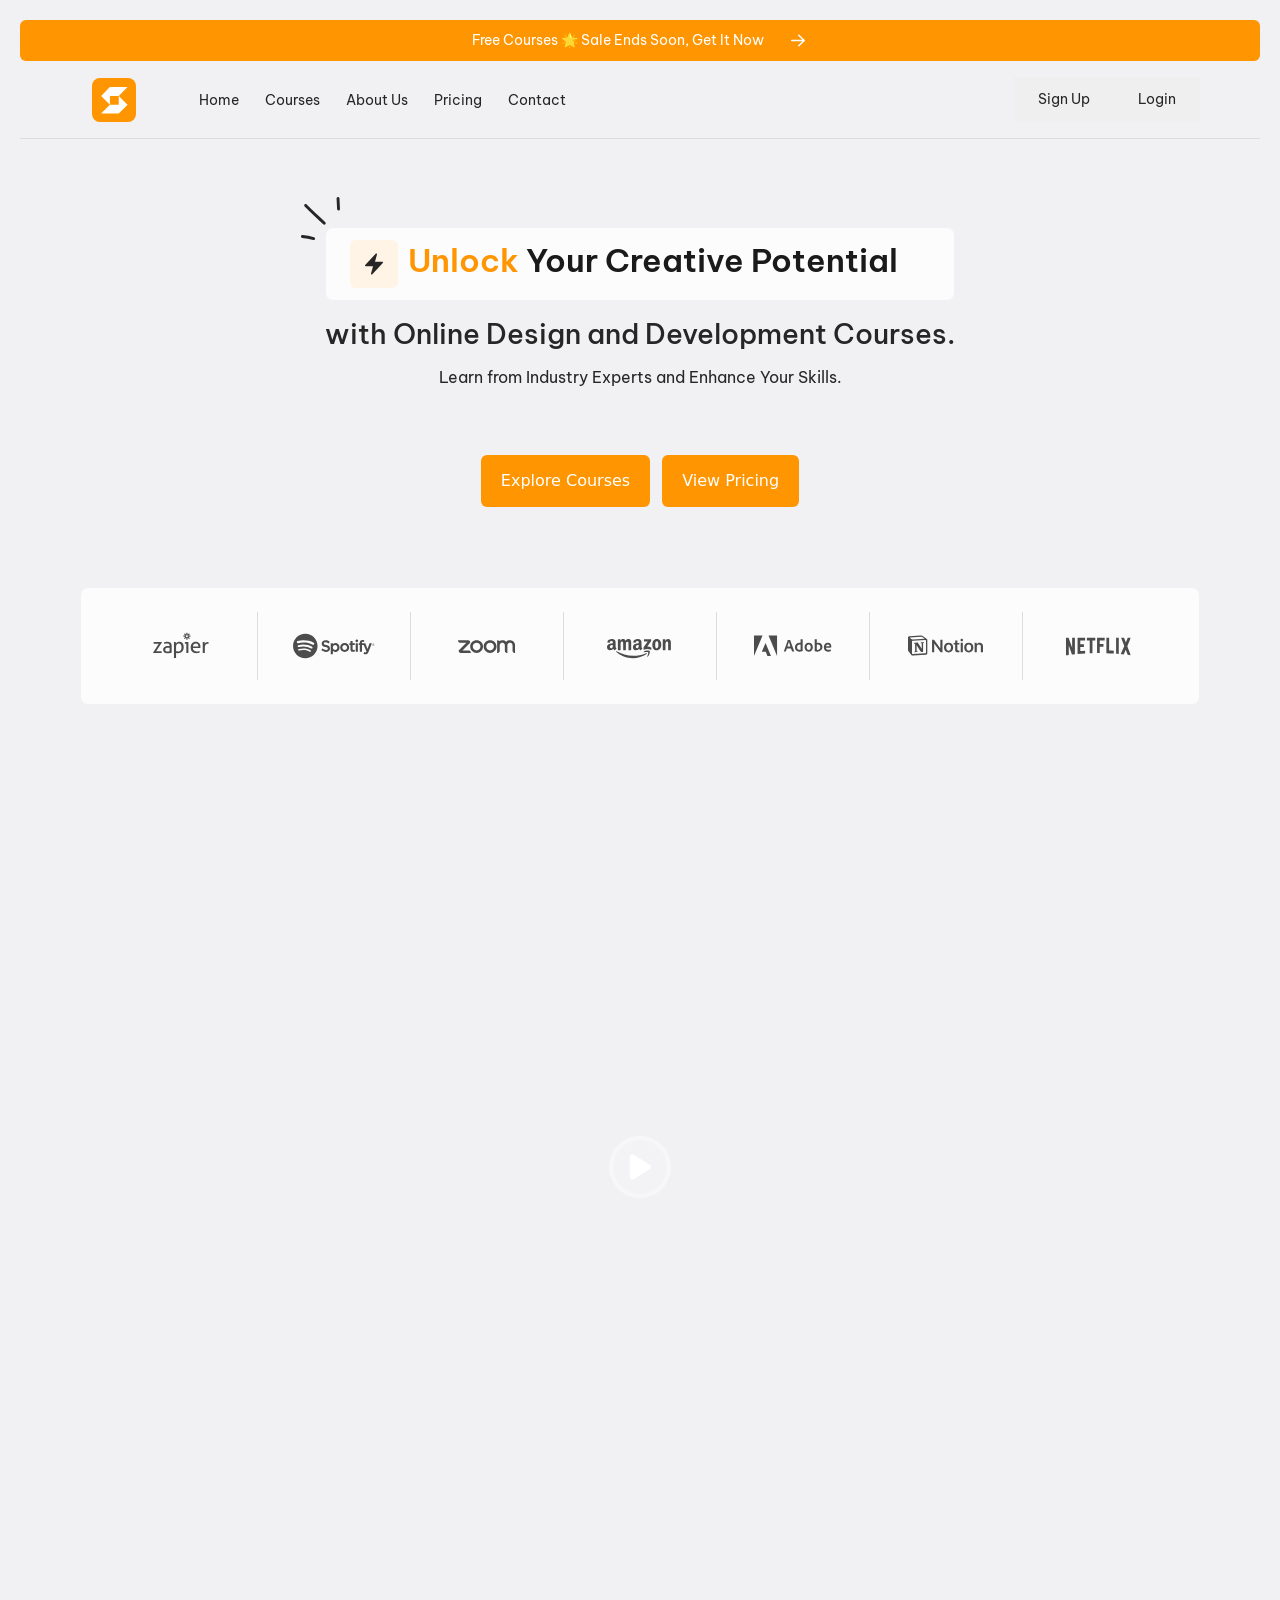
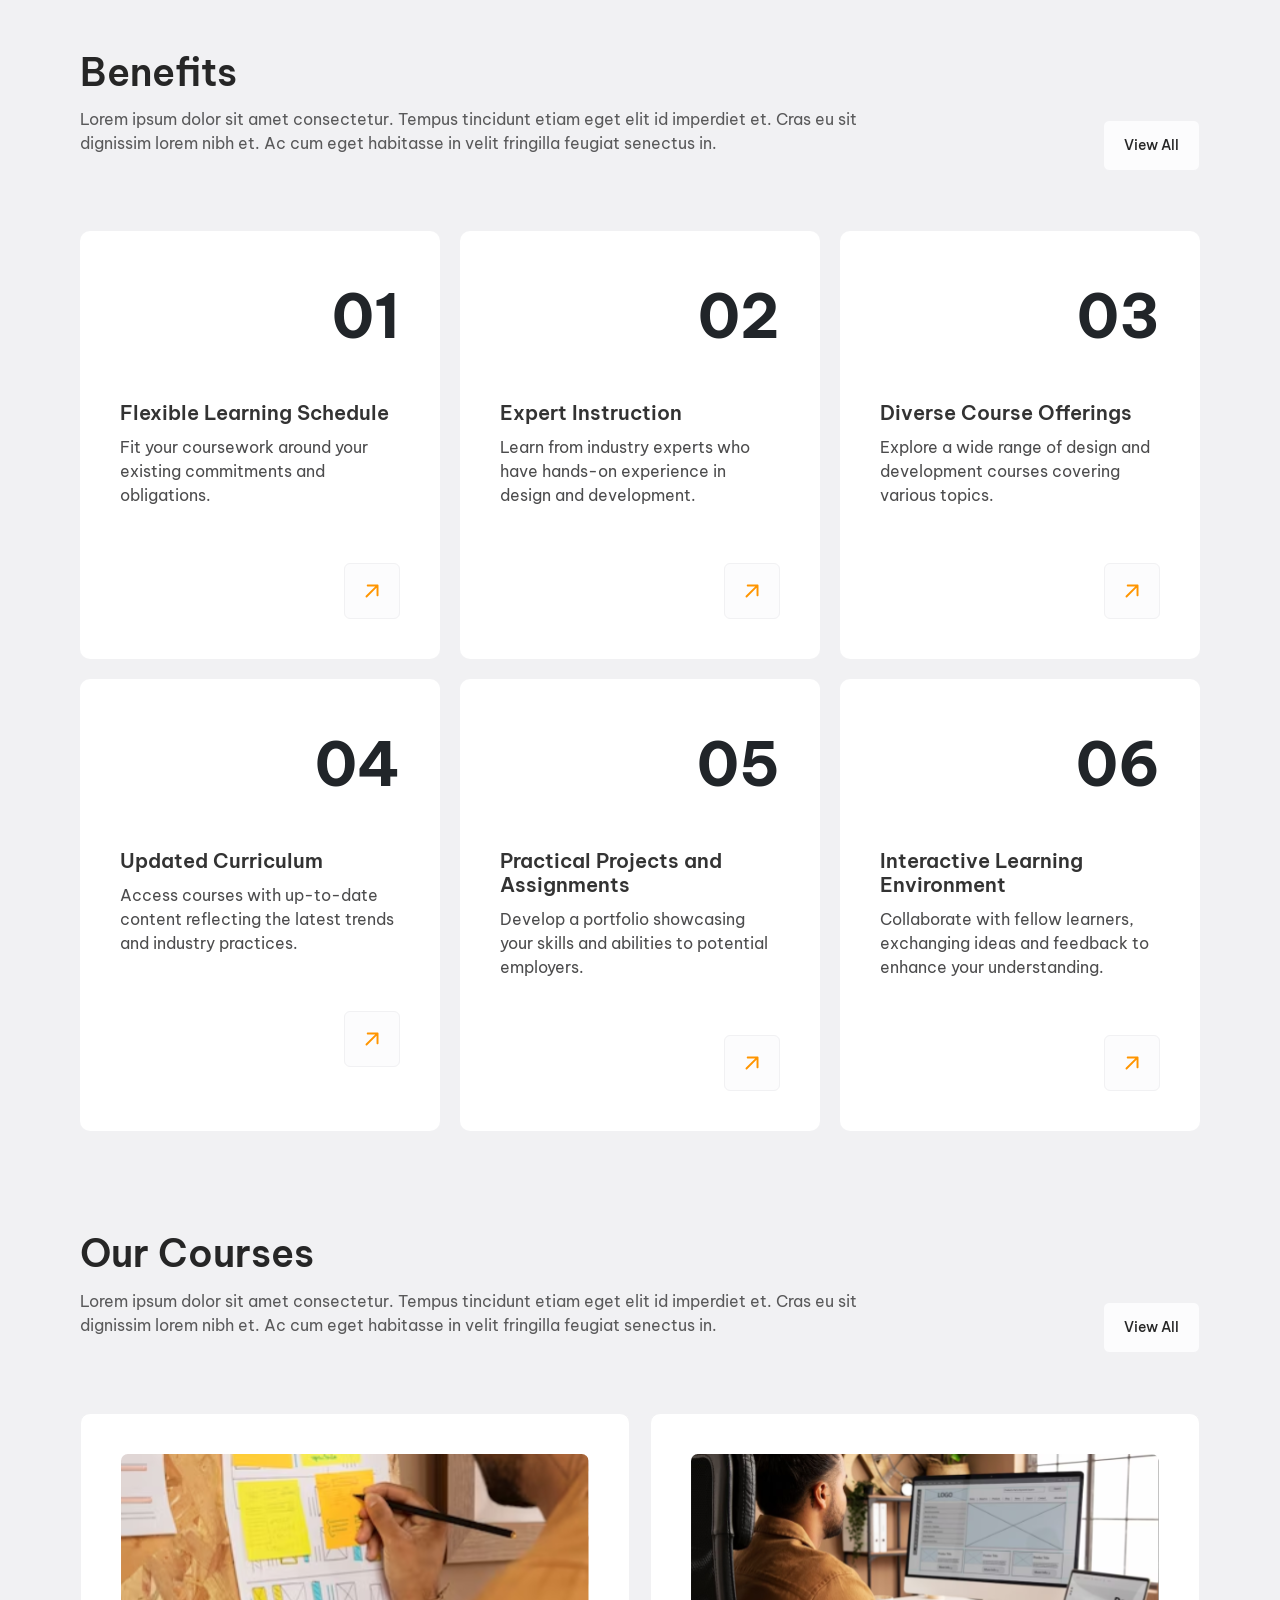
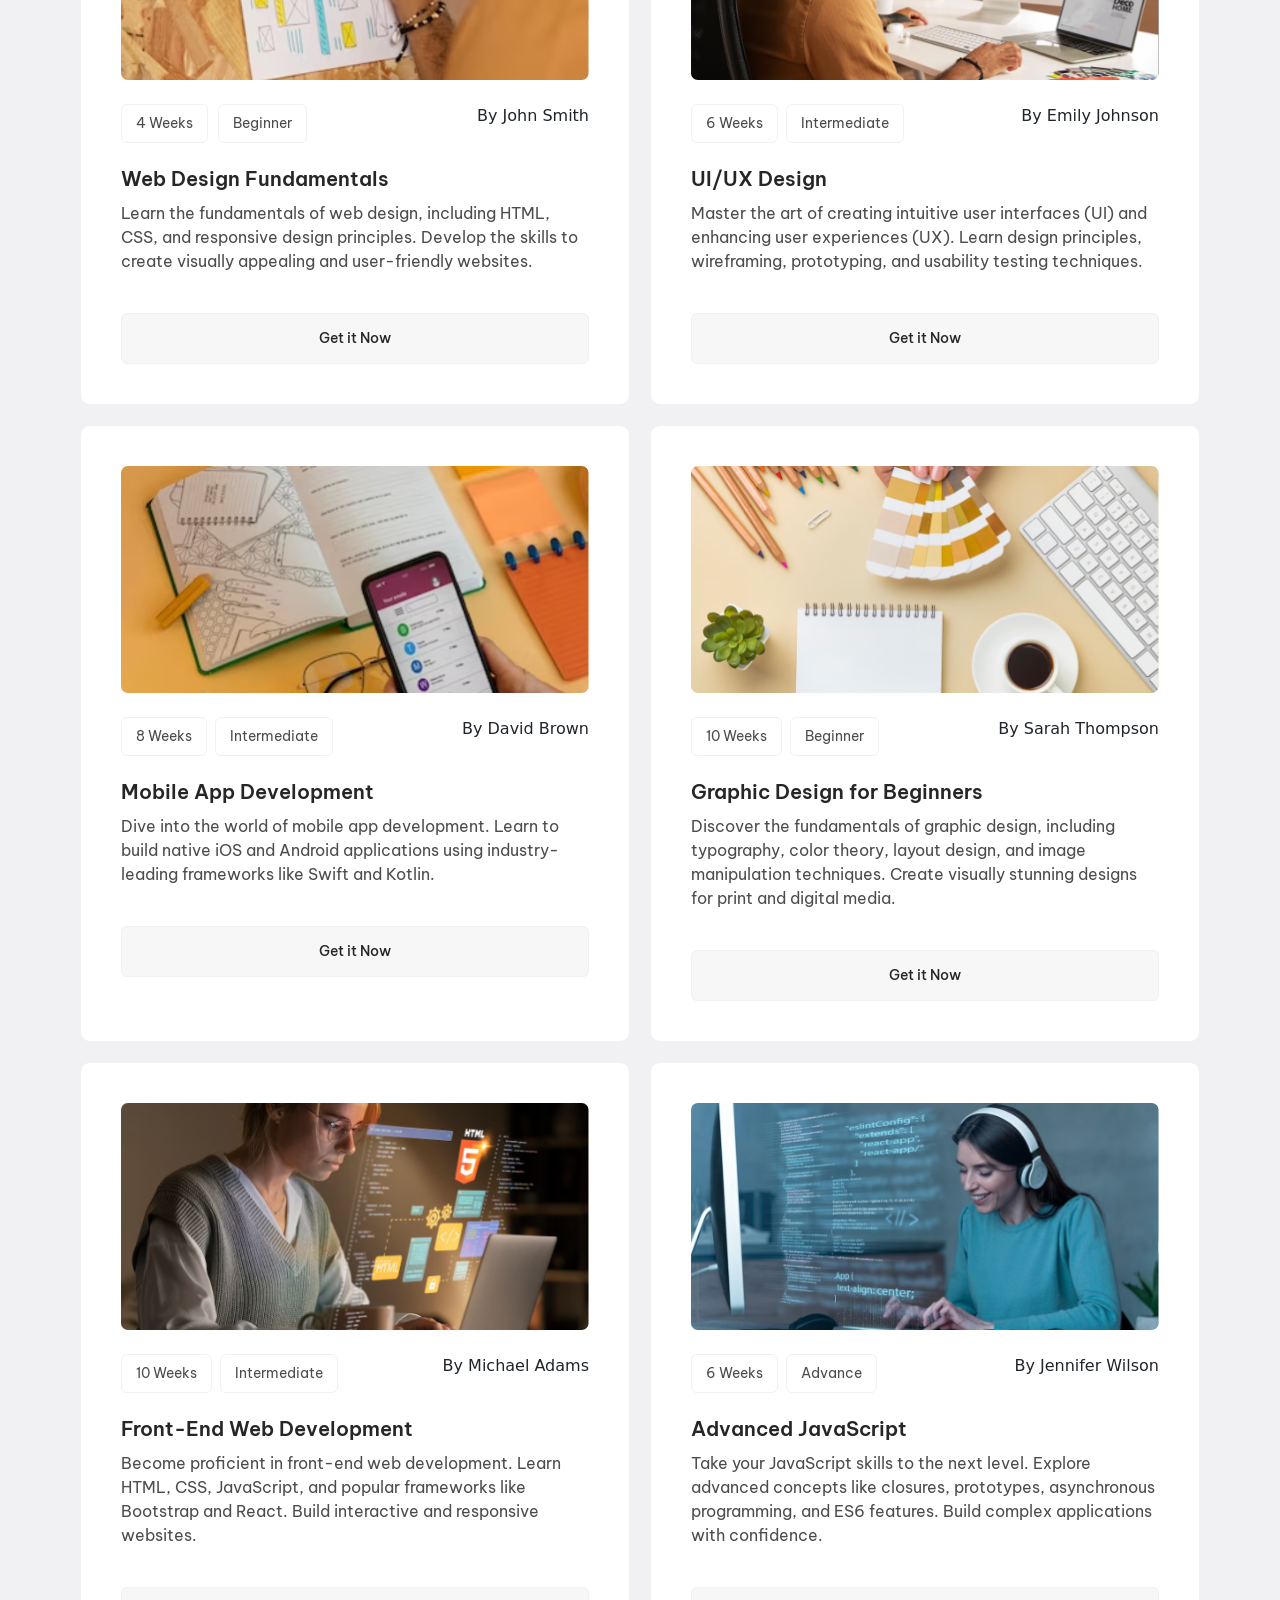
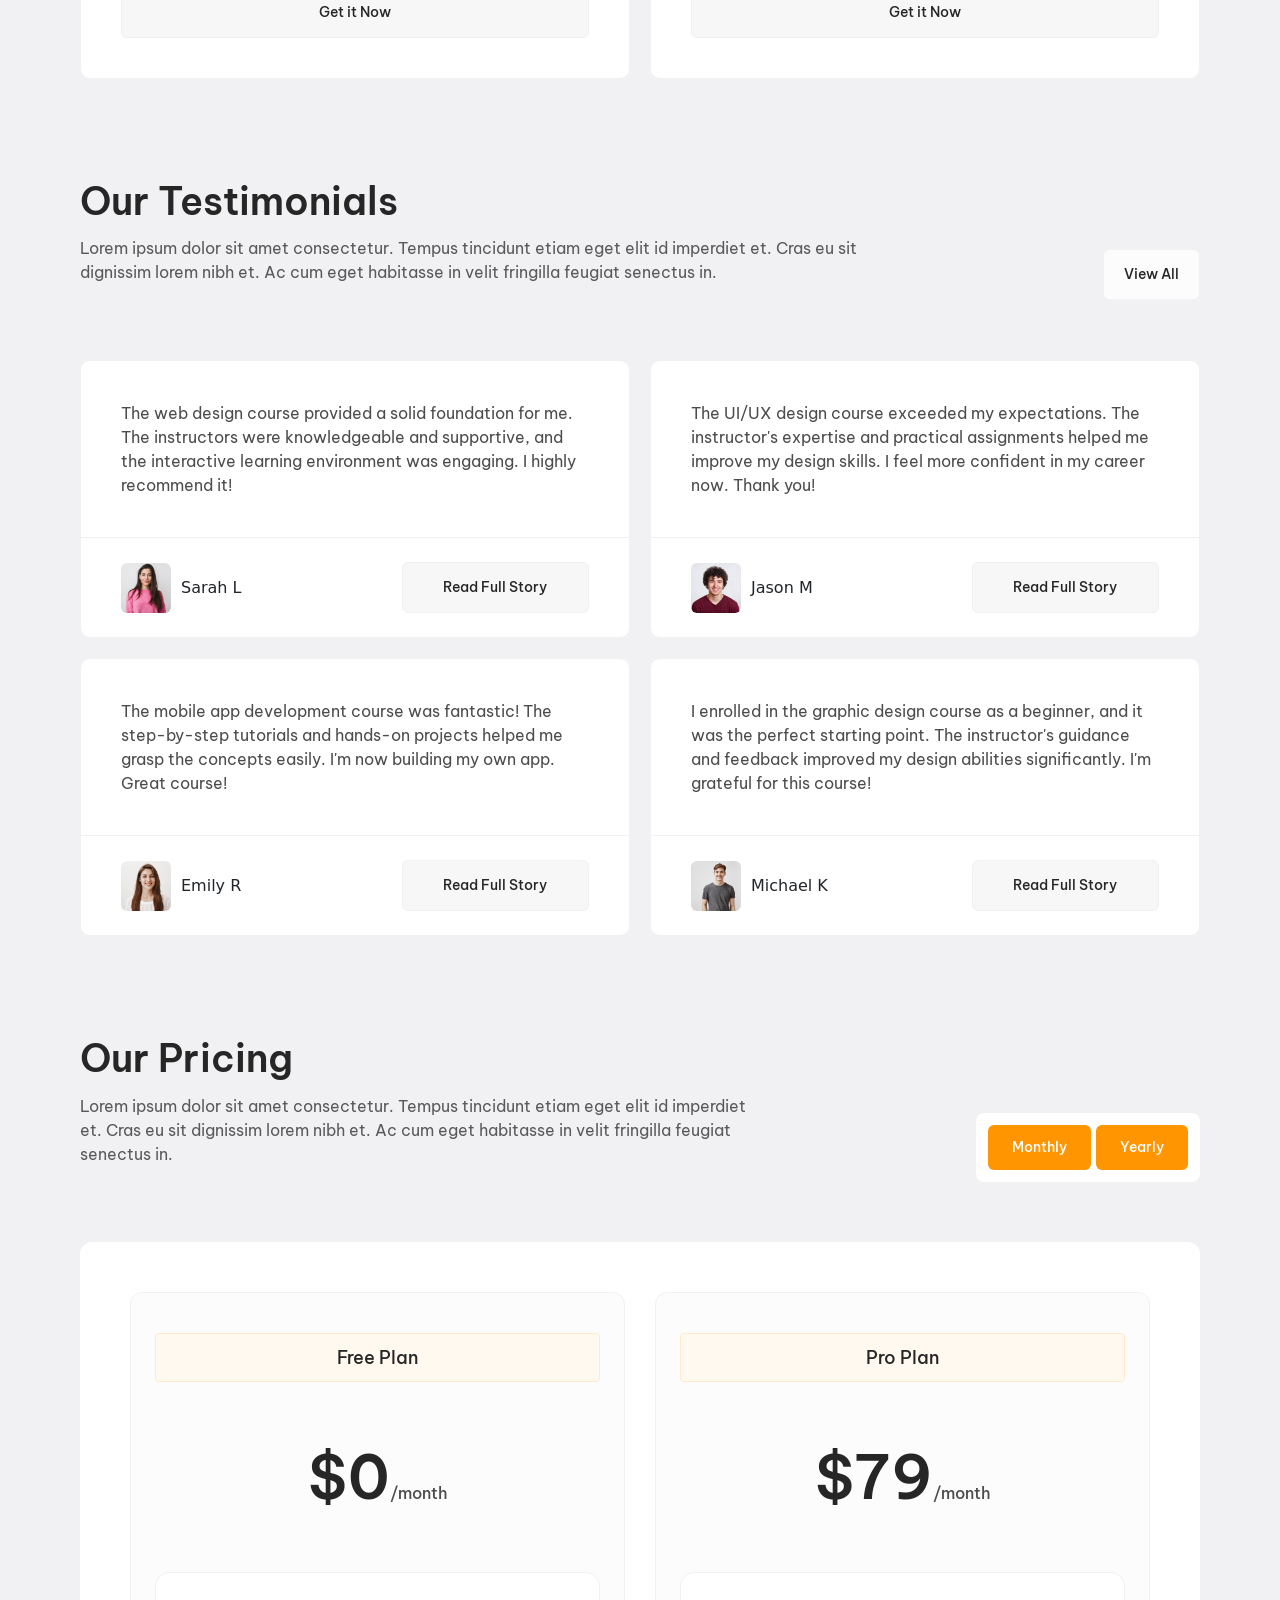
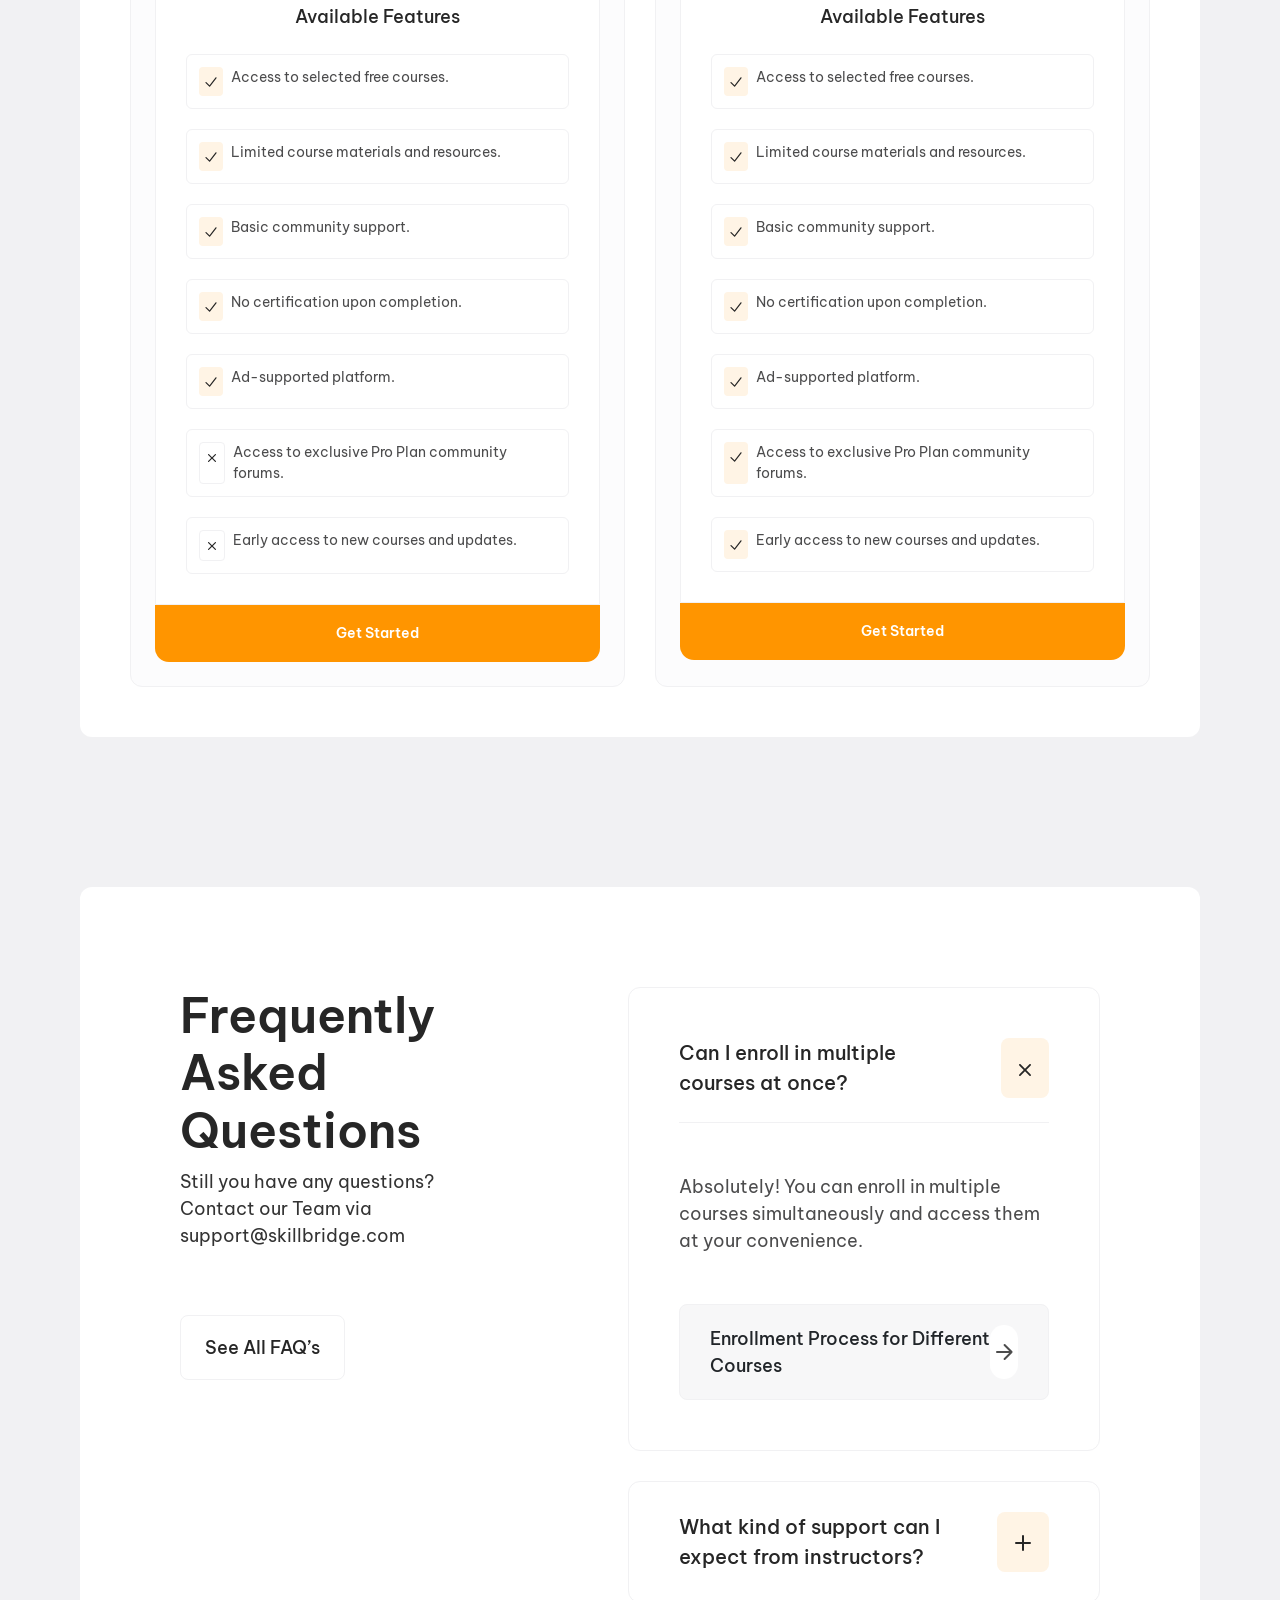
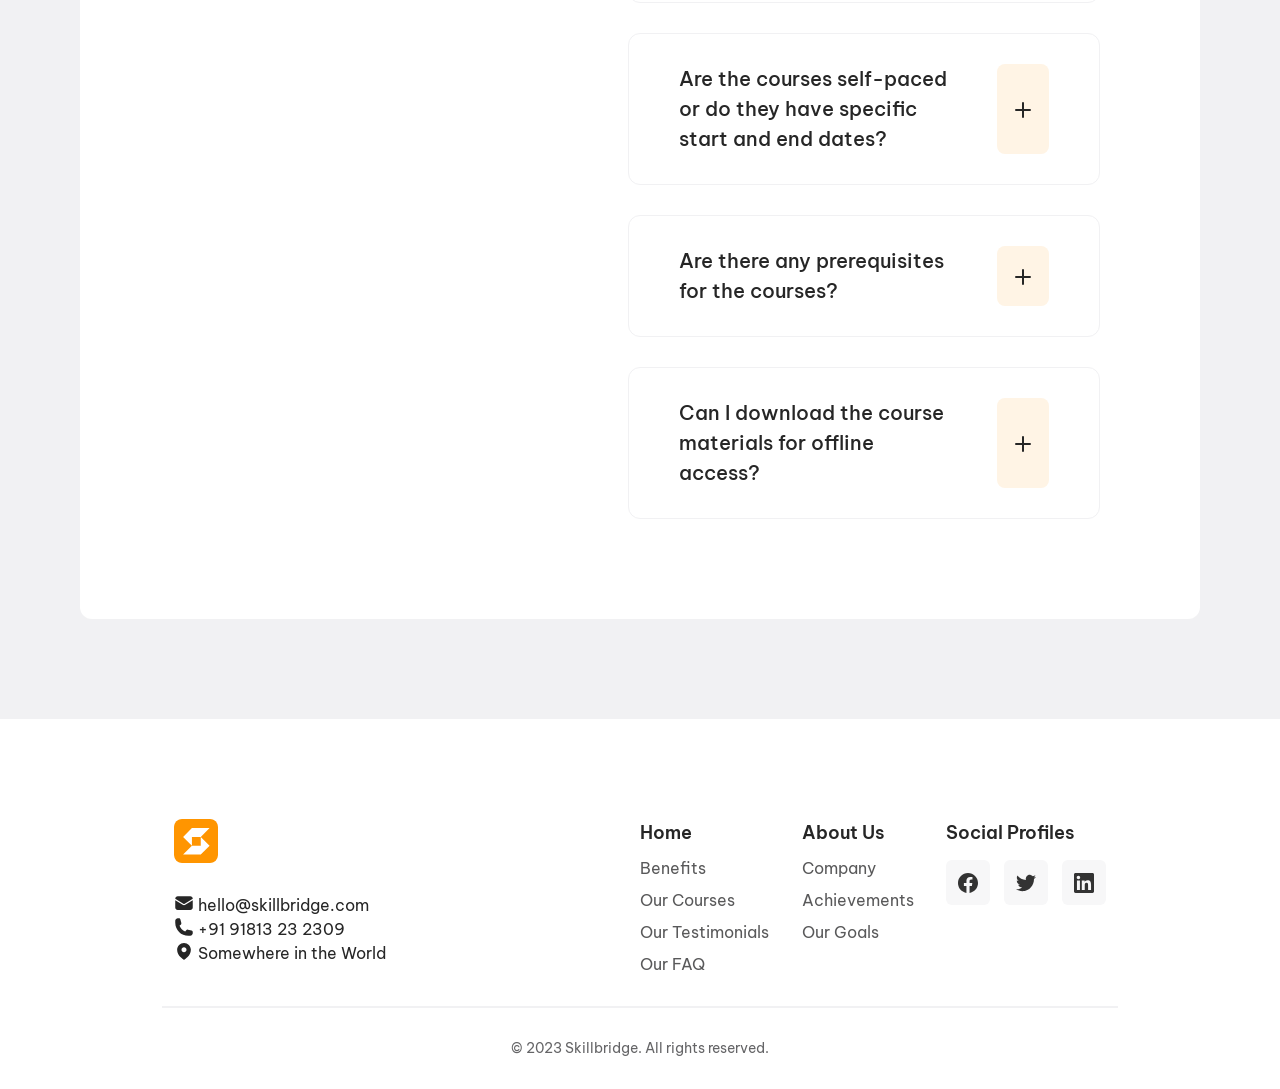
<file: index.html>
<!DOCTYPE html>
<html lang="en">

<head>
    <meta charset="UTF-8">
    <meta name="viewport" content="width=device-width, initial-scale=1.0">
    <title>Online Courses</title>
    <link rel="preconnect" href="https://fonts.googleapis.com">
    <link rel="preconnect" href="https://fonts.gstatic.com" crossorigin>
    <link
        href="https://fonts.googleapis.com/css2?family=Be+Vietnam+Pro:ital,wght@0,100;0,200;0,300;0,400;0,500;0,600;0,700;0,800;0,900;1,100;1,200;1,300;1,400;1,500;1,600;1,700;1,800;1,900&display=swap"
        rel="stylesheet">
    <link rel="shortcut icon" href="./images/Logo.svg" type="image/x-icon">
    <link rel="stylesheet" href="./styles/style.css">
    <link rel="stylesheet" href="https://cdn.jsdelivr.net/npm/bootstrap@5.3.8/dist/css/bootstrap.min.css">
</head>

<body>

    <header>

        <div class="top-banner d-flex justify-content-center gap-4">
            <p class="m-0">Free Courses 🌟 Sale Ends Soon, Get It Now</p>
            <img src="./images/icons/Icon.svg" alt="Icon right">
        </div>

        <nav class="d-flex">
            <div class="container d-flex">
                <img src="./images/Logo.svg" alt="Logo">
                <div class="links d-flex">
                    <li><a href="./index.html">Home</a></li>
                    <li><a href="./courses.html">Courses</a></li>
                    <li><a href="./about.html">About Us</a></li>
                    <li><a href="./pricing.html">Pricing</a></li>
                    <li><a href="./contact.html">Contact</a></li>
                </div>
            </div>
            <div class="buttons-nav d-flex">
                <button>Sign Up</button>
                <button>Login</button>

                <img class="Icon-navbar" src="./images/Icon navbar.svg" alt="Icon navbar">

            </div>

        </nav>


    </header>

    <main>

        <section class="hero">

            <div class="text-container">


                <div class="unlock">
                    <img class="icon-Abstract" src="./images/Abstract Line.svg" alt="Abstract">
                    <img class="icon-barq" src="./images/Icon barq.svg" alt="Icon barq">
                    <h1><span>Unlock</span> Your Creative Potential</h1>
                </div>

                <div class="with-Online-Design">
                    <h2>with Online Design and Development Courses.</h2>
                    <p>Learn from Industry Experts and Enhance Your Skills.</p>
                </div>

            </div>

            <div class="btn-hero">
                <button>Explore Courses</button>
                <button>View Pricing</button>
            </div>


        </section>

        <section class="icons-zapier">

            <div><img src="./images/Logo zapier.svg" alt="zapier"></div>
            <div class="spotify"><img src="./images/Logo spotify.svg" alt="spotify"></div>
            <div class="zoom"> <img src="./images/Logo zoom.svg" alt="zoom"></div>
            <div class="amazon"> <img src="./images/Logo amazon.svg" alt="amazon"></div>
            <div><img src="./images/Logo adobe.svg" alt="adobe"></div>
            <div class="notion"> <img src="./images/Logo notion.svg" alt="notion"></div>
            <div class="netflix"> <img src="./images/Logo netflix.svg" alt="netflix"></div>
        </section>

        <section class="vedio-play">

            <button><img src="./images/Icon play.svg" alt="Icon play"></button>

        </section>

        <section class="Benefits">

            <div class="text-btn">
                <div class="text">
                    <h2>Benefits</h2>
                    <p>Lorem ipsum dolor sit amet consectetur. Tempus tincidunt etiam eget elit id imperdiet et. Cras eu
                        sit dignissim lorem nibh et. Ac cum eget habitasse in velit fringilla feugiat senectus in.</p>
                </div>
                <div class="button">
                    <button>View All</button>
                </div>
            </div>

            <div class="cards">

                <div class="card">

                    <div class="num">01</div>
                    <div class="text">
                        <h3>Flexible Learning Schedule</h3>
                        <p>Fit your coursework around your existing commitments and obligations.</p>
                    </div>
                    <div class="card-btn">
                        <button><img src="./images/Icon top right.svg" alt="Icon top right"></button>
                    </div>

                </div>
                <div class="card">
                    <div class="num">02</div>
                    <div class="text">
                        <h3>Expert Instruction</h3>
                        <p>Learn from industry experts who have hands-on experience in design and development.</p>
                    </div>
                    <div class="card-btn">
                        <button><img src="./images/Icon top right.svg" alt="Icon top right"></button>

                    </div>
                </div>
                <div class="card">
                    <div class="num">03</div>
                    <div class="text">
                        <h3>Diverse Course Offerings</h3>
                        <p>Explore a wide range of design and development courses covering various topics.</p>
                    </div>
                    <div class="card-btn">
                        <button><img src="./images/Icon top right.svg" alt="Icon top right"></button>

                    </div>
                </div>
                <div class="card">

                    <div class="num">04</div>
                    <div class="text">
                        <h3>Updated Curriculum</h3>
                        <p>Access courses with up-to-date content reflecting the latest trends and industry
                            practices.</p>
                    </div>
                    <div class="card-btn">
                        <button><img src="./images/Icon top right.svg" alt="Icon top right"></button>
                    </div>

                </div>
                <div class="card">
                    <div class="num">05</div>
                    <div class="text">
                        <h3>Practical Projects and Assignments</h3>
                        <p>Develop a portfolio showcasing your skills and abilities to potential employers.</p>
                    </div>
                    <div class="card-btn">
                        <button><img src="./images/Icon top right.svg" alt="Icon top right"></button>

                    </div>
                </div>
                <div class="card">
                    <div class="num">06</div>
                    <div class="text">
                        <h3>Interactive Learning Environment</h3>
                        <p>Collaborate with fellow learners, exchanging ideas and feedback to enhance your
                            understanding.</p>
                    </div>
                    <div class="card-btn">
                        <button><img src="./images/Icon top right.svg" alt="Icon top right"></button>

                    </div>
                </div>

            </div>

        </section>

        <section class="Courses">

            <div class="text-btn">
                <div class="text">
                    <h2>Our Courses</h2>
                    <p>Lorem ipsum dolor sit amet consectetur. Tempus tincidunt etiam eget elit id imperdiet et. Cras eu
                        sit dignissim lorem nibh et. Ac cum eget habitasse in velit fringilla feugiat senectus in.</p>
                </div>
                <div class="button">
                    <button>View All</button>
                </div>
            </div>

            <div class="cards d-flex flex-wrap">

                <div class="card d-flex flex-column">
                    <img src="./images/Image Web Design.svg" alt="Web Design">
                    <div class="sub">
                        <div class="top-sub d-flex justify-content-between">
                            <div class="time d-flex">
                                <div class="weeks">4 Weeks</div>
                                <div class="weeks">Beginner</div>
                            </div>
                            <div class="by">By John Smith</div>
                        </div>

                        <div class="bottom-sub">
                            <h3>Web Design Fundamentals</h3>
                            <p>Learn the fundamentals of web design, including HTML, CSS, and responsive design
                                principles. Develop the skills to create visually appealing and user-friendly websites.
                            </p>
                        </div>
                    </div>

                    <button>Get it Now</button>
                </div>
                <div class="card">
                    <img src="./images/Image UIUX Design.svg" alt="UIUX Design">
                    <div class="sub">
                        <div class="top-sub d-flex justify-content-between">
                            <div class="time d-flex gap-2">
                                <div class="weeks">6 Weeks</div>
                                <div class="weeks">Intermediate</div>
                            </div>
                            <div class="by">By Emily Johnson</div>
                        </div>

                        <div class="bottom-sub">
                            <h3>UI/UX Design</h3>
                            <p>Master the art of creating intuitive user interfaces (UI) and enhancing user experiences
                                (UX). Learn design principles, wireframing, prototyping, and usability testing
                                techniques.</p>
                        </div>
                    </div>

                    <button>Get it Now</button>
                </div>
                <div class="card">
                    <img src="./images/Image Mobile App Development.svg" alt="Mobile App Development">
                    <div class="sub">
                        <div class="top-sub d-flex justify-content-between">
                            <div class="time d-flex gap-2">
                                <div class="weeks">8 Weeks</div>
                                <div class="weeks">Intermediate</div>
                            </div>
                            <div class="by">By David Brown</div>
                        </div>

                        <div class="bottom-sub">
                            <h3>Mobile App Development</h3>
                            <p>Dive into the world of mobile app development. Learn to build native iOS and Android
                                applications using industry-leading frameworks like Swift and Kotlin.</p>
                        </div>
                    </div>

                    <button>Get it Now</button>
                </div>
                <div class="card">
                    <img src="./images/Image Graphic Design for Beginners.svg" alt="Graphic Design for Beginners">
                    <div class="sub">
                        <div class="top-sub d-flex justify-content-between">
                            <div class="time d-flex gap-2">
                                <div class="weeks">10 Weeks</div>
                                <div class="weeks">Beginner</div>
                            </div>
                            <div class="by">By Sarah Thompson</div>
                        </div>

                        <div class="bottom-sub">
                            <h3>Graphic Design for Beginners</h3>
                            <p>Discover the fundamentals of graphic design, including typography, color theory, layout
                                design, and image manipulation techniques. Create visually stunning designs for print
                                and digital media.</p>
                        </div>
                    </div>

                    <button>Get it Now</button>
                </div>
                <div class="card">
                    <img src="./images/Image Front-End Web Development.svg" alt="Front-End">
                    <div class="sub">
                        <div class="top-sub d-flex justify-content-between">
                            <div class="time d-flex gap-2">
                                <div class="weeks">10 Weeks</div>
                                <div class="weeks">Intermediate</div>
                            </div>
                            <div class="by">By Michael Adams</div>
                        </div>

                        <div class="bottom-sub">
                            <h3>Front-End Web Development</h3>
                            <p>Become proficient in front-end web development. Learn HTML, CSS, JavaScript, and popular
                                frameworks like Bootstrap and React. Build interactive and responsive websites.</p>
                        </div>
                    </div>

                    <button>Get it Now</button>
                </div>
                <div class="card">
                    <img src="./images/Image Advanced JavaScript.svg" alt="JavaScript">
                    <div class="sub">
                        <div class="top-sub d-flex justify-content-between">
                            <div class="time d-flex gap-2">
                                <div class="weeks">6 Weeks</div>
                                <div class="weeks">Advance</div>
                            </div>
                            <div class="by">By Jennifer Wilson</div>
                        </div>

                        <div class="bottom-sub">
                            <h3>Advanced JavaScript</h3>
                            <p>Take your JavaScript skills to the next level. Explore advanced concepts like closures,
                                prototypes, asynchronous programming, and ES6 features. Build complex applications with
                                confidence.</p>
                        </div>
                    </div>

                    <button>Get it Now</button>
                </div>

            </div>

        </section>

        <section class="Testimonials">

            <div class="text-btn">
                <div class="text">
                    <h2>Our Testimonials</h2>
                    <p>Lorem ipsum dolor sit amet consectetur. Tempus tincidunt etiam eget elit id imperdiet et. Cras eu
                        sit dignissim lorem nibh et. Ac cum eget habitasse in velit fringilla feugiat senectus in.</p>
                </div>
                <div class="button">
                    <button>View All</button>
                </div>
            </div>

            <div class="cards d-flex flex-wrap">

                <div class="card">
                    <div class="sub">
                        The web design course provided a solid foundation for me. The instructors were knowledgeable and
                        supportive, and the interactive learning environment was engaging. I highly recommend it!
                    </div>

                    <div class="profile d-flex">
                        <div class="photo-name d-flex">
                            <img src="./images/Image Sarah L.svg" alt="Sarah">
                            <p>Sarah L</p>
                        </div>
                        <button>Read Full Story</button>
                    </div>
                </div>

                <div class="card">
                    <div class="sub">The UI/UX design course exceeded my expectations. The instructor's expertise and
                        practical assignments helped me improve my design skills. I feel more confident in my career
                        now. Thank you!</div>

                    <div class="profile d-flex">
                        <div class="photo-name d-flex">
                            <img src="./images/Image Jason M.svg" alt="Jason">
                            <p>Jason M</p>
                        </div>
                        <button>Read Full Story</button>
                    </div>
                </div>

                <div class="card">
                    <div class="sub">The mobile app development course was fantastic! The step-by-step tutorials and
                        hands-on projects helped me grasp the concepts easily. I'm now building my own app. Great
                        course!</div>

                    <div class="profile d-flex">
                        <div class="photo-name d-flex">
                            <img src="./images/Image Emily R.svg" alt="Emily">
                            <p>Emily R</p>
                        </div>
                        <button>Read Full Story</button>
                    </div>
                </div>

                <div class="card">
                    <div class="sub">I enrolled in the graphic design course as a beginner, and it was the perfect
                        starting point. The instructor's guidance and feedback improved my design abilities
                        significantly. I'm grateful for this course!</div>

                    <div class="profile d-flex">
                        <div class="photo-name d-flex">
                            <img src="./images/Image Michael K.svg" alt="Michael">
                            <p>Michael K</p>
                        </div>
                        <button>Read Full Story</button>
                    </div>
                </div>

            </div>

        </section>

        <section class="Pricing">

            <div class="text-btn">
                <div class="text">
                    <h2>Our Pricing</h2>
                    <p>Lorem ipsum dolor sit amet consectetur. Tempus tincidunt etiam eget elit id imperdiet et. Cras eu
                        sit dignissim lorem nibh et. Ac cum eget habitasse in velit fringilla feugiat senectus in.</p>
                </div>

                <div class="btn-Pricing">
                    <div class="button">
                        <button>Monthly</button>
                        <button>Yearly</button>
                    </div>

                </div>
            </div>

            <div class="price d-flex">
                <div class="free d-flex flex-column">

                    <div class="Plan">
                        Free Plan
                    </div>

                    <div class="total">
                        $0<span>/month</span>
                    </div>

                    <div class="Available">
                        <div class="container">
                            <div class="top">
                                Available Features
                            </div>
                            <div class="line-top d-flex">
                                <div class="icon"><img src="./images/Icon true.svg" alt="true"></div>
                                Access to selected free courses.
                            </div>
                            <div class="line d-flex">
                                <div class="icon"><img src="./images/Icon true.svg" alt="true"></div>
                                Limited course materials and resources.
                            </div>
                            <div class="line d-flex">
                                <div class="icon"><img src="./images/Icon true.svg" alt="true"></div>
                                Basic community support.
                            </div>
                            <div class="line d-flex">
                                <div class="icon"><img src="./images/Icon true.svg" alt="true"></div>
                                No certification upon completion.
                            </div>
                            <div class="line d-flex">
                                <div class="icon"><img src="./images/Icon true.svg" alt="true"></div>
                                Ad-supported platform.
                            </div>
                            <div class="line-false d-flex">
                                <div class="icon-false"><img src="./images/Icon false.svg" alt="false"></div>
                                Access to exclusive Pro Plan community forums.
                            </div>
                            <div class="line-false d-flex">
                                <div class="icon-false"><img src="./images/Icon false.svg" alt="false"></div>
                                Early access to new courses and updates.
                            </div>

                        </div>
                        <button>Get Started</button>
                    </div>


                </div>
                <div class="pro d-flex flex-column">
                    <div class="Plan">
                        Pro Plan
                    </div>

                    <div class="total">
                        $79<span>/month</span>
                    </div>

                    <div class="Available">
                        <div class="container">
                            <div class="top">
                                Available Features
                            </div>
                            <div class="line-top d-flex">
                                <div class="icon"><img src="./images/Icon true.svg" alt="true"></div>
                                Access to selected free courses.
                            </div>
                            <div class="line d-flex">
                                <div class="icon"><img src="./images/Icon true.svg" alt="true"></div>
                                Limited course materials and resources.
                            </div>
                            <div class="line d-flex">
                                <div class="icon"><img src="./images/Icon true.svg" alt="true"></div>
                                Basic community support.
                            </div>
                            <div class="line d-flex">
                                <div class="icon"><img src="./images/Icon true.svg" alt="true"></div>
                                No certification upon completion.
                            </div>
                            <div class="line d-flex">
                                <div class="icon"><img src="./images/Icon true.svg" alt="true"></div>
                                Ad-supported platform.
                            </div>
                            <div class="line d-flex">
                                <div class="icon"><img src="./images/Icon true.svg" alt="true"></div>
                                Access to exclusive Pro Plan community forums.
                            </div>
                            <div class="line d-flex">
                                <div class="icon"><img src="./images/Icon true.svg" alt="true"></div>
                                Early access to new courses and updates.
                            </div>

                        </div>
                        <button>Get Started</button>
                    </div>

                </div>
            </div>

        </section>

        <section class="Frequently d-flex">

            <div class="title">
                <div class="text">
                    <h2>Frequently
                        <br> Asked Questions
                    </h2>
                    <p>Still you have any questions? Contact our Team via support@skillbridge.com</p>
                </div>
                <div class="btn-title"><button>See All FAQ’s</button></div>
            </div>

            <div class="items-container d-flex flex-column">

                <div class="can d-flex flex-column">
                    <div class="head d-flex">
                        Can I enroll in multiple courses at once?
                        <button><img src="./images/Icon false.svg" alt="false"></button>
                    </div>
                    <div class="text">
                        Absolutely! You can enroll in multiple courses simultaneously and access them at your
                        convenience.
                    </div>
                    <div class="foot">
                        Enrollment Process for Different Courses
                        <button><img src="./images/Icon right.svg" alt="right"></button>
                    </div>
                </div>

                <div class="card-item">
                    What kind of support can I expect from instructors?
                    <button><img src="./images/Icon plus.svg" alt="plus"></button>
                </div>

                <div class="card-item">
                    Are the courses self-paced or do they have specific start and end dates?
                    <button><img src="./images/Icon plus.svg" alt="plus"></button>
                </div>

                <div class="card-item">
                    Are there any prerequisites for the courses?
                    <button><img src="./images/Icon plus.svg" alt="plus"></button>
                </div>

                <div class="card-item">
                    Can I download the course materials for offline access?
                    <button><img src="./images/Icon plus.svg" alt="plus"></button>
                </div>

            </div>

        </section>

    </main>

    <footer class="d-flex flex-column">

        <div class="container d-flex justify-content-between">
            <div class="comunication d-flex flex-column">
                <img src="./images/Logo.svg" alt="Logo">
                <div class="contanet">
                    <div class="phone">
                        <img src="./images/Icon gmail.svg" alt="gmail">
                        hello@skillbridge.com
                    </div>
                    <div class="phone">
                        <img src="./images/Icon phone.svg" alt="phone">
                        +91 91813 23 2309
                    </div>
                    <div class="phone">
                        <img src="./images/Icon location.svg" alt="location">
                        Somewhere in the World
                    </div>
                </div>
            </div>
            <div class="subject d-flex">
                <div class="Home">
                    <div class="title">Home</div>
                    <div class="text">
                        <p>Benefits</p>
                        <p>Our Courses</p>
                        <p>Our Testimonials</p>
                        <p>Our FAQ</p>
                    </div>

                </div>

                <div class="About">
                    <div class="title">About Us</div>
                    <div class="text">
                        <p>Company</p>
                        <p>Achievements</p>
                        <p>Our Goals</p>
                    </div>
                </div>

                <div class="Social-Profiles d-flex flex-column">
                    <div class="title">Social Profiles</div>
                    <div class="text">
                        <button><img src="./images/Icon face book.svg" alt="face book"></button>
                        <button><img src="./images/Icon tweter.svg" alt="tweter"></button>
                        <button><img src="./images/Icon linked in.svg" alt="linked in"></button>
                    </div>
                </div>
            </div>
        </div>

        <div class="line"></div>

        <div class="text">© 2023 Skillbridge. All rights reserved.</div>

    </footer>





    <script src="https://cdn.jsdelivr.net/npm/bootstrap@5.3.8/dist/js/bootstrap.bundle.min.js"></script>
</body>

</html>
</file>
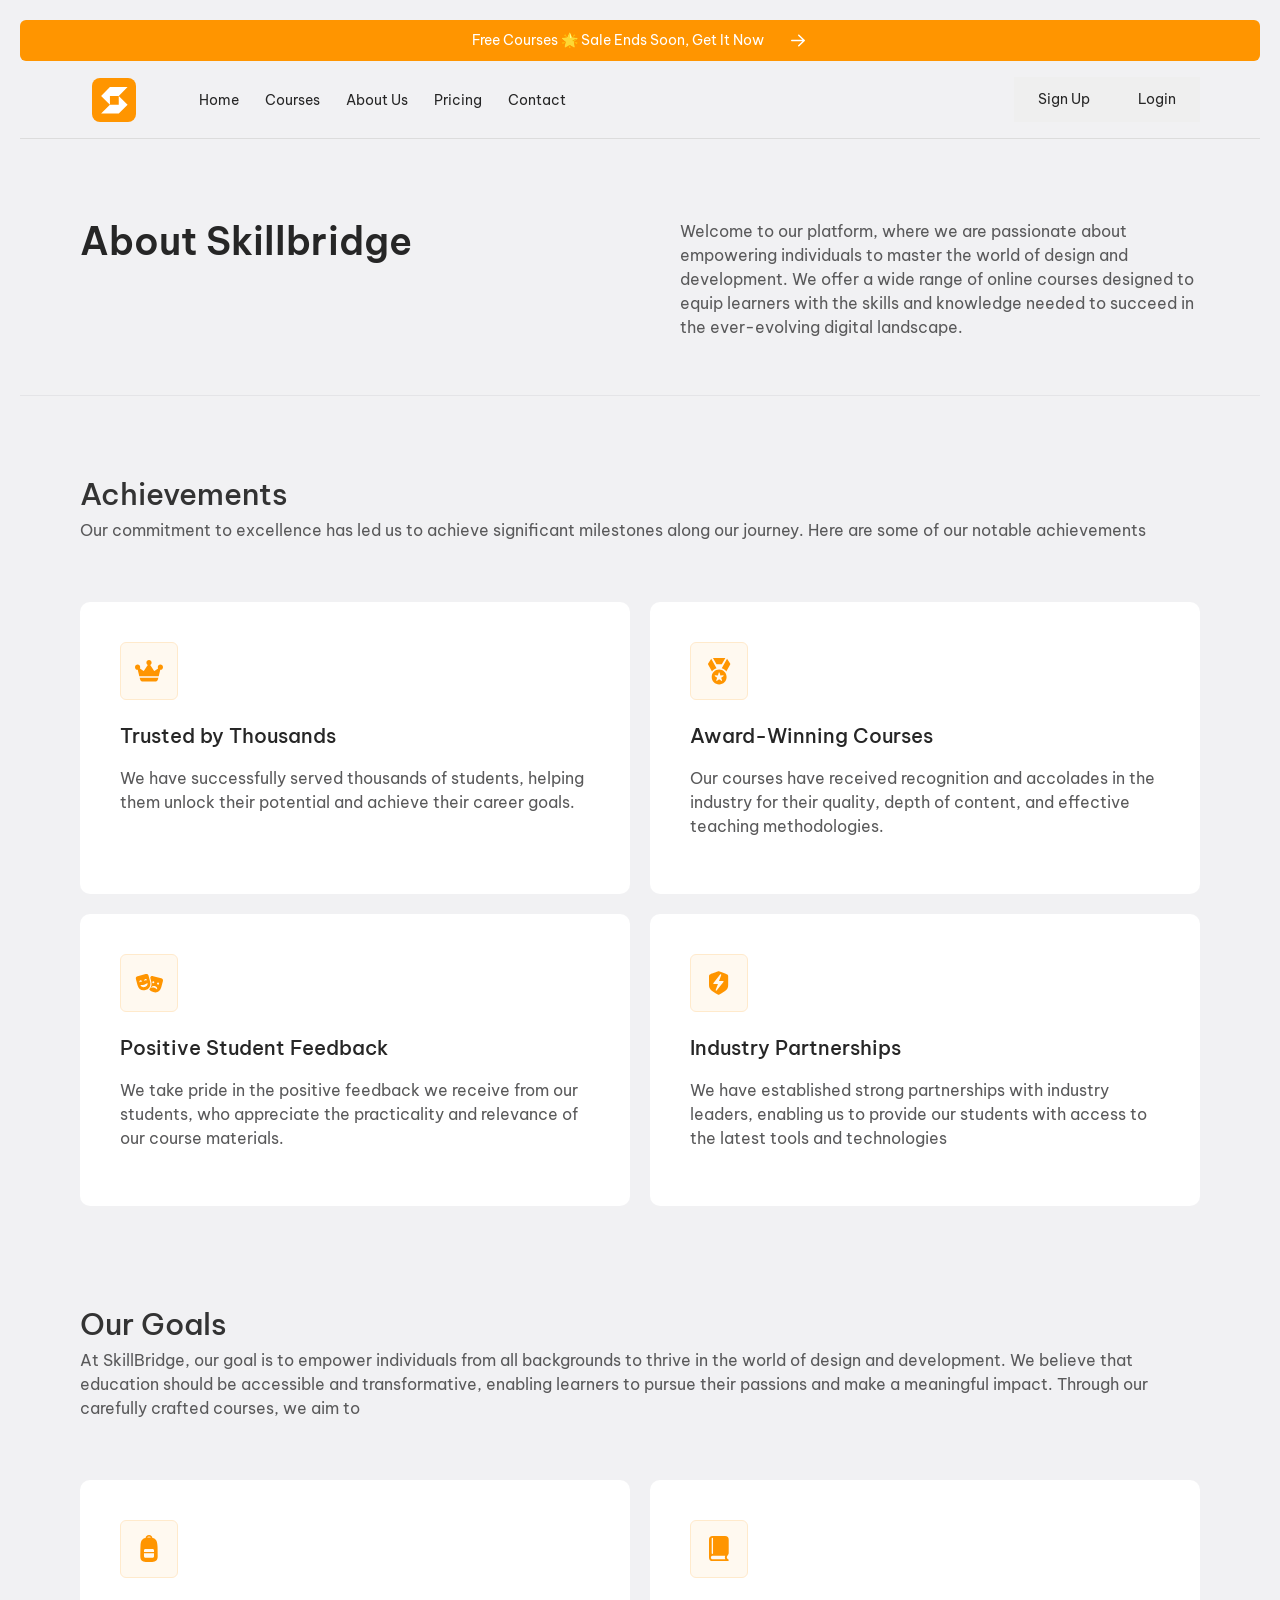
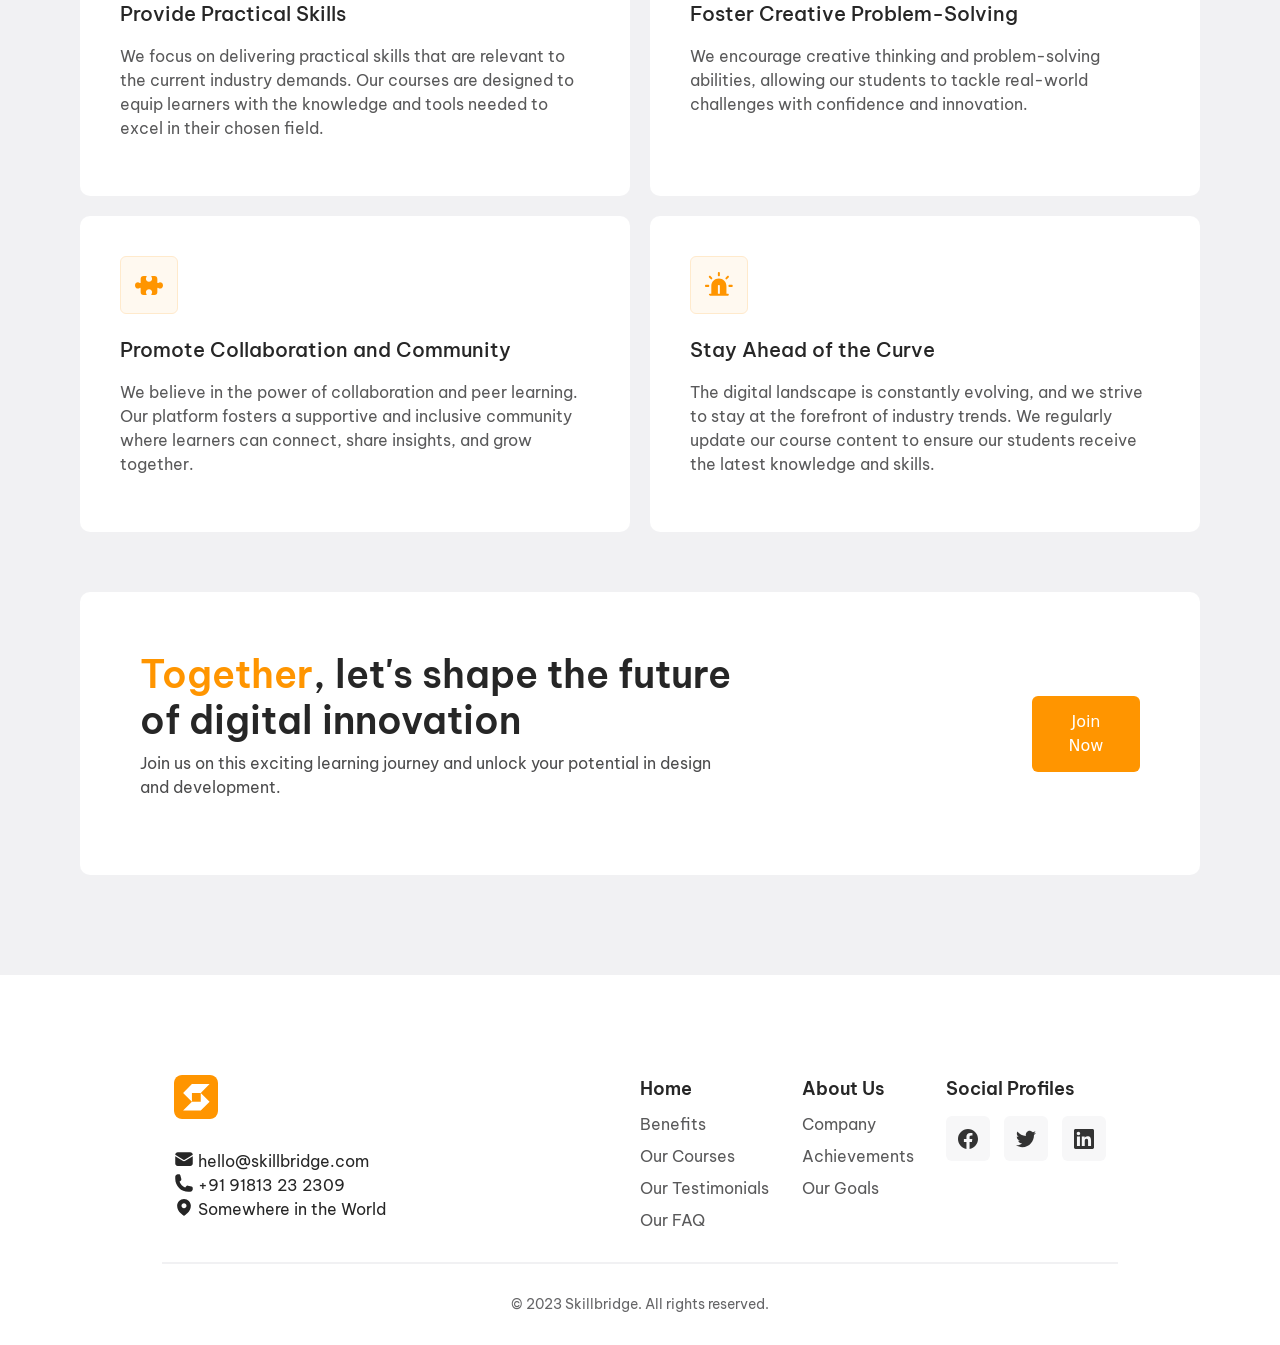
<file: about.html>
<!DOCTYPE html>
<html lang="en">

<head>
    <meta charset="UTF-8">
    <meta name="viewport" content="width=device-width, initial-scale=1.0">
    <title>About Us</title>
    <link rel="preconnect" href="https://fonts.googleapis.com">
    <link rel="preconnect" href="https://fonts.gstatic.com" crossorigin>
    <link
        href="https://fonts.googleapis.com/css2?family=Be+Vietnam+Pro:ital,wght@0,100;0,200;0,300;0,400;0,500;0,600;0,700;0,800;0,900;1,100;1,200;1,300;1,400;1,500;1,600;1,700;1,800;1,900&display=swap"
        rel="stylesheet">
    <link rel="shortcut icon" href="./images/Logo.svg" type="image/x-icon">
    <link rel="stylesheet" href="https://cdn.jsdelivr.net/npm/bootstrap@5.3.8/dist/css/bootstrap.min.css">
    <link rel="stylesheet" href="./styles/about-us.css">
</head>

<body>

    <header>

        <div class="top-banner d-flex justify-content-center gap-4">
            <p class="m-0">Free Courses 🌟 Sale Ends Soon, Get It Now</p>
            <img src="./images/icons/Icon.svg" alt="Icon right">
        </div>

        <nav class="d-flex">
            <div class="container d-flex">
                <img src="./images/Logo.svg" alt="Logo">
                <div class="links d-flex">
                    <li><a href="./index.html">Home</a></li>
                    <li><a href="./courses.html">Courses</a></li>
                    <li><a href="./about.html">About Us</a></li>
                    <li><a href="./pricing.html">Pricing</a></li>
                    <li><a href="./contact.html">Contact</a></li>
                </div>
            </div>
            <div class="buttons-nav d-flex">
                <button>Sign Up</button>
                <button>Login</button>

                <img class="Icon-navbar" src="./images/Icon navbar.svg" alt="Icon navbar">

            </div>

        </nav>


    </header>

    <div class="title-page d-flex">
        <h1>
            About Skillbridge
        </h1>

        <p>Welcome to our platform, where we are passionate about empowering individuals to master the world of design
            and development. We offer a wide range of online courses designed to equip learners with the skills and
            knowledge needed to succeed in the ever-evolving digital landscape.</p>
    </div>

    <main>

        <section class="Achievements d-flex flex-column">

            <div class="title d-flex flex-column">
                <h2>Achievements</h2>
                <p>Our commitment to excellence has led us to achieve significant milestones along our journey. Here are
                    some of our notable achievements</p>
            </div>

            <div class="container d-flex flex-wrap">

                <div class="card-container">
                    <div class="image"><img src="./images/Objects & Tools.svg" alt="Objects & Tools"></div>
                    <div class="text">
                        <h3>Trusted by Thousands</h3>
                        <p>We have successfully served thousands of students, helping them unlock their potential and
                            achieve their career goals.</p>
                    </div>
                </div>

                <div class="card-container">
                    <div class="image"> <img src="./images/Objects & Tools 2.svg" alt="Objects & Tools">
                    </div>
                    <div class="text">
                        <h3>Award-Winning Courses</h3>
                        <p>Our courses have received recognition and accolades in the industry for their quality, depth
                            of content, and effective teaching methodologies.</p>
                    </div>
                </div>

                <div class="card-container">
                    <div class="image"> <img src="./images/Objects & Tools 3.svg" alt="Objects & Tools">
                    </div>
                    <div class="text">
                        <h3>Positive Student Feedback</h3>
                        <p>We take pride in the positive feedback we receive from our students, who appreciate the
                            practicality and relevance of our course materials.</p>
                    </div>
                </div>

                <div class="card-container">
                    <div class="image"> <img src="./images/Objects & Tools 4.svg" alt="Objects & Tools">
                    </div>
                    <div class="text">
                        <h3>Industry Partnerships</h3>
                        <p>We have established strong partnerships with industry leaders, enabling us to provide our
                            students with access to the latest tools and technologies</p>
                    </div>
                </div>
            </div>

        </section>
        <section class="Goals d-flex flex-column">

            <div class="title d-flex flex-column">
                <h2>Our Goals</h2>
                <p>At SkillBridge, our goal is to empower individuals from all backgrounds to thrive in the world of
                    design and development. We believe that education should be accessible and transformative, enabling
                    learners to pursue their passions and make a meaningful impact.
                    Through our carefully crafted courses, we aim to</p>
            </div>

            <div class="container d-flex flex-wrap">

                <div class="card-container">
                    <div class="image"><img src="./images/Objects & Tools 5.svg" alt="Objects & Tools"></div>
                    <div class="text">
                        <h3>Provide Practical Skills</h3>
                        <p>We focus on delivering practical skills that are relevant to the current industry demands.
                            Our courses are designed to equip learners with the knowledge and tools needed to excel in
                            their chosen field.</p>
                    </div>
                </div>

                <div class="card-container">
                    <div class="image"> <img src="./images/Objects & Tools 6.svg" alt="Objects & Tools">
                    </div>
                    <div class="text">
                        <h3>Foster Creative Problem-Solving</h3>
                        <p>We encourage creative thinking and problem-solving abilities, allowing our students to tackle
                            real-world challenges with confidence and innovation.</p>
                    </div>
                </div>

                <div class="card-container">
                    <div class="image"> <img src="./images/Objects & Tools 7.svg" alt="Objects & Tools">
                    </div>
                    <div class="text">
                        <h3>Promote Collaboration and Community</h3>
                        <p>We believe in the power of collaboration and peer learning. Our platform fosters a supportive
                            and inclusive community where learners can connect, share insights, and grow together.</p>
                    </div>
                </div>

                <div class="card-container">
                    <div class="image"> <img src="./images/Objects & Tools 8.svg" alt="Objects & Tools">
                    </div>
                    <div class="text">
                        <h3>Stay Ahead of the Curve</h3>
                        <p>The digital landscape is constantly evolving, and we strive to stay at the forefront of
                            industry trends. We regularly update our course content to ensure our students receive the
                            latest knowledge and skills.</p>
                    </div>
                </div>
            </div>


            <div class="cta d-flex align-items-center">
                <div class="text">
                    <h2><span>Together</span>, let's shape the future of digital innovation</h2>
                    <p>Join us on this exciting learning journey and unlock your potential in design and development.
                    </p>
                </div>
                <button>Join Now</button>
            </div>

        </section>

    </main>

    <footer class="d-flex flex-column">

        <div class="container d-flex justify-content-between">
            <div class="comunication d-flex flex-column">
                <img src="./images/Logo.svg" alt="Logo">
                <div class="contanet">
                    <div class="phone">
                        <img src="./images/Icon gmail.svg" alt="gmail">
                        hello@skillbridge.com
                    </div>
                    <div class="phone">
                        <img src="./images/Icon phone.svg" alt="phone">
                        +91 91813 23 2309
                    </div>
                    <div class="phone">
                        <img src="./images/Icon location.svg" alt="location">
                        Somewhere in the World
                    </div>
                </div>
            </div>
            <div class="subject d-flex">
                <div class="Home">
                    <div class="title">Home</div>
                    <div class="text">
                        <p>Benefits</p>
                        <p>Our Courses</p>
                        <p>Our Testimonials</p>
                        <p>Our FAQ</p>
                    </div>

                </div>

                <div class="About">
                    <div class="title">About Us</div>
                    <div class="text">
                        <p>Company</p>
                        <p>Achievements</p>
                        <p>Our Goals</p>
                    </div>
                </div>

                <div class="Social-Profiles d-flex flex-column">
                    <div class="title">Social Profiles</div>
                    <div class="text">
                        <button><img src="./images/Icon face book.svg" alt="face book"></button>
                        <button><img src="./images/Icon tweter.svg" alt="tweter"></button>
                        <button><img src="./images/Icon linked in.svg" alt="linked in"></button>
                    </div>
                </div>
            </div>
        </div>

        <div class="line"></div>

        <div class="text">© 2023 Skillbridge. All rights reserved.</div>

    </footer>

</body>

</html>
</file>
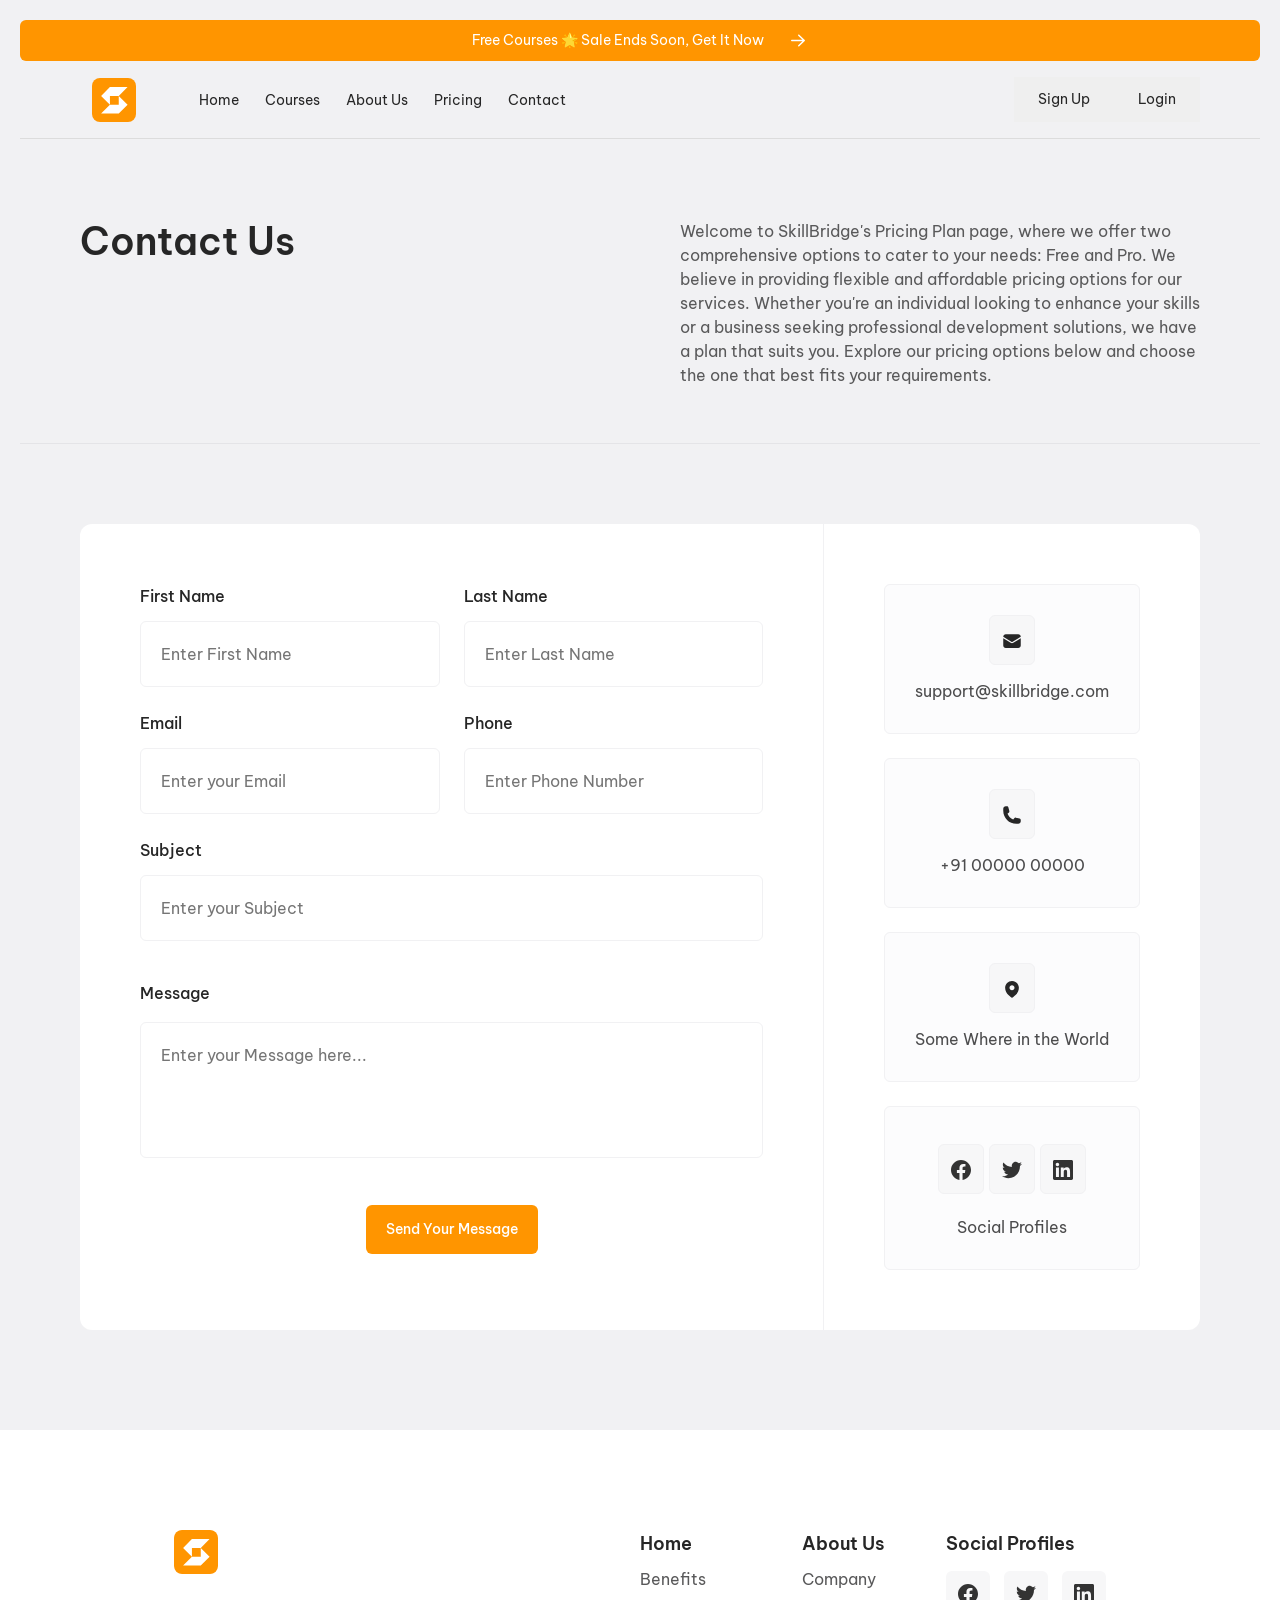
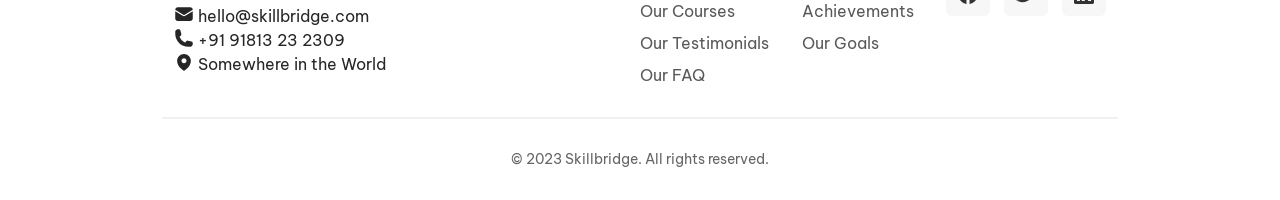
<file: contact.html>
<!DOCTYPE html>
<html lang="en">

<head>
    <meta charset="UTF-8">
    <meta name="viewport" content="width=device-width, initial-scale=1.0">
    <title>Contact</title>
    <link rel="preconnect" href="https://fonts.googleapis.com">
    <link rel="preconnect" href="https://fonts.gstatic.com" crossorigin>
    <link
        href="https://fonts.googleapis.com/css2?family=Be+Vietnam+Pro:ital,wght@0,100;0,200;0,300;0,400;0,500;0,600;0,700;0,800;0,900;1,100;1,200;1,300;1,400;1,500;1,600;1,700;1,800;1,900&display=swap"
        rel="stylesheet">
    <link rel="shortcut icon" href="./images/Logo.svg" type="image/x-icon">
    <link rel="stylesheet" href="./styles/contact.css">
    <link rel="stylesheet" href="https://cdn.jsdelivr.net/npm/bootstrap@5.3.8/dist/css/bootstrap.min.css">
</head>

<body>

    <header>

        <div class="top-banner d-flex justify-content-center gap-4">
            <p class="m-0">Free Courses 🌟 Sale Ends Soon, Get It Now</p>
            <img src="./images/icons/Icon.svg" alt="Icon right">
        </div>

        <nav class="d-flex">
            <div class="container d-flex">
                <img src="./images/Logo.svg" alt="Logo">
                <div class="links d-flex">
                    <li><a href="./index.html">Home</a></li>
                    <li><a href="./courses.html">Courses</a></li>
                    <li><a href="./about.html">About Us</a></li>
                    <li><a href="./pricing.html">Pricing</a></li>
                    <li><a href="./contact.html">Contact</a></li>
                </div>
            </div>
            <div class="buttons-nav d-flex">
                <button>Sign Up</button>
                <button>Login</button>

                <img class="Icon-navbar" src="./images/Icon navbar.svg" alt="Icon navbar">

            </div>

        </nav>


    </header>

    <div class="title-page d-flex">
        <h1>
            Contact Us
        </h1>

        <p>Welcome to SkillBridge's Pricing Plan page, where we offer two comprehensive options to cater to your needs:
            Free and Pro. We believe in providing flexible and affordable pricing options for our services. Whether
            you're an individual looking to enhance your skills or a business seeking professional development
            solutions, we have a plan that suits you. Explore our pricing options below and choose the one that best
            fits your requirements.</p>
    </div>

    <main>

        <div class="container d-flex">
            <form class="d-flex flex-column">

                <div class="name d-flex flex-column">
                    <div class="container d-flex">

                        <div class="in d-flex flex-column">
                            <div><label for="first-text">First Name</label></div>
                            <div><input id="first-text" type="text" placeholder="Enter First Name"></div>
                        </div>

                        <div class="in d-flex flex-column">
                            <div><label for="last-text">Last Name</label></div>
                            <div><input id="last-text" type="text" placeholder="Enter Last Name"></div>
                        </div>



                    </div>
                    <div class="container d-flex">

                        <div class="in d-flex flex-column">
                            <div><label for="email">Email</label></div>
                            <div><input id="email" type="email" placeholder="Enter your Email"></div>
                        </div>

                        <div class="in d-flex flex-column">
                            <div><label for="phone">Phone</label></div>
                            <div><input id="phone" type="tel" placeholder="Enter Phone Number"></div>
                        </div>

                    </div>
                    <div class="container">

                        <div class="subject d-flex flex-column">
                            <div><label for="subject">Subject</label></div>
                            <div><input id="subject" type="text" placeholder="Enter your Subject"></div>
                        </div>

                    </div>
                </div>

                <div class="Message d-flex flex-column">

                    <div><label for="message">Message</label></div>
                    <div><input id="message" type="text" placeholder="Enter your Message here..."></div>

                </div>

                <div class="btn d-flex justify-content-center">
                    <button>Send Your Message</button>

                </div>


            </form>

            <section class="comunication d-flex flex-column">

                <div class="card-comunication">
                    <button><img src="./images/Icon gmail.svg" alt="gmail"></button>
                    <p>support@skillbridge.com</p>
                </div>
                <div class="card-comunication">
                    <button><img src="./images/Icon phone.svg" alt="phone"></button>
                    <p>+91 00000 00000</p>
                </div>
                <div class="card-comunication">
                    <button><img src="./images/Icon location.svg" alt="location"></button>
                    <p>Some Where in the World</p>
                </div>
                <div class="card-comunication">
                    <div class="btn">
                        <button><img src="./images/Icon face book.svg" alt="face book"></button>
                        <button><img src="./images/Icon tweter.svg" alt="tweter"></button>
                        <button><img src="./images/Icon linked in.svg" alt="linked in"></button>
                    </div>
                    <p>Social Profiles</p>
                </div>

            </section>

        </div>
    </main>

    <footer class="d-flex flex-column">

        <div class="container d-flex justify-content-between">
            <div class="comunication d-flex flex-column">
                <img src="./images/Logo.svg" alt="Logo">
                <div class="contanet">
                    <div class="phone">
                        <img src="./images/Icon gmail.svg" alt="gmail">
                        hello@skillbridge.com
                    </div>
                    <div class="phone">
                        <img src="./images/Icon phone.svg" alt="phone">
                        +91 91813 23 2309
                    </div>
                    <div class="phone">
                        <img src="./images/Icon location.svg" alt="location">
                        Somewhere in the World
                    </div>
                </div>
            </div>
            <div class="subject d-flex">
                <div class="Home">
                    <div class="title">Home</div>
                    <div class="text">
                        <p>Benefits</p>
                        <p>Our Courses</p>
                        <p>Our Testimonials</p>
                        <p>Our FAQ</p>
                    </div>

                </div>

                <div class="About">
                    <div class="title">About Us</div>
                    <div class="text">
                        <p>Company</p>
                        <p>Achievements</p>
                        <p>Our Goals</p>
                    </div>
                </div>

                <div class="Social-Profiles d-flex flex-column">
                    <div class="title">Social Profiles</div>
                    <div class="text">
                        <button><img src="./images/Icon face book.svg" alt="face book"></button>
                        <button><img src="./images/Icon tweter.svg" alt="tweter"></button>
                        <button><img src="./images/Icon linked in.svg" alt="linked in"></button>
                    </div>
                </div>
            </div>
        </div>

        <div class="line"></div>

        <div class="text">© 2023 Skillbridge. All rights reserved.</div>

    </footer>

</body>

</html>
</file>
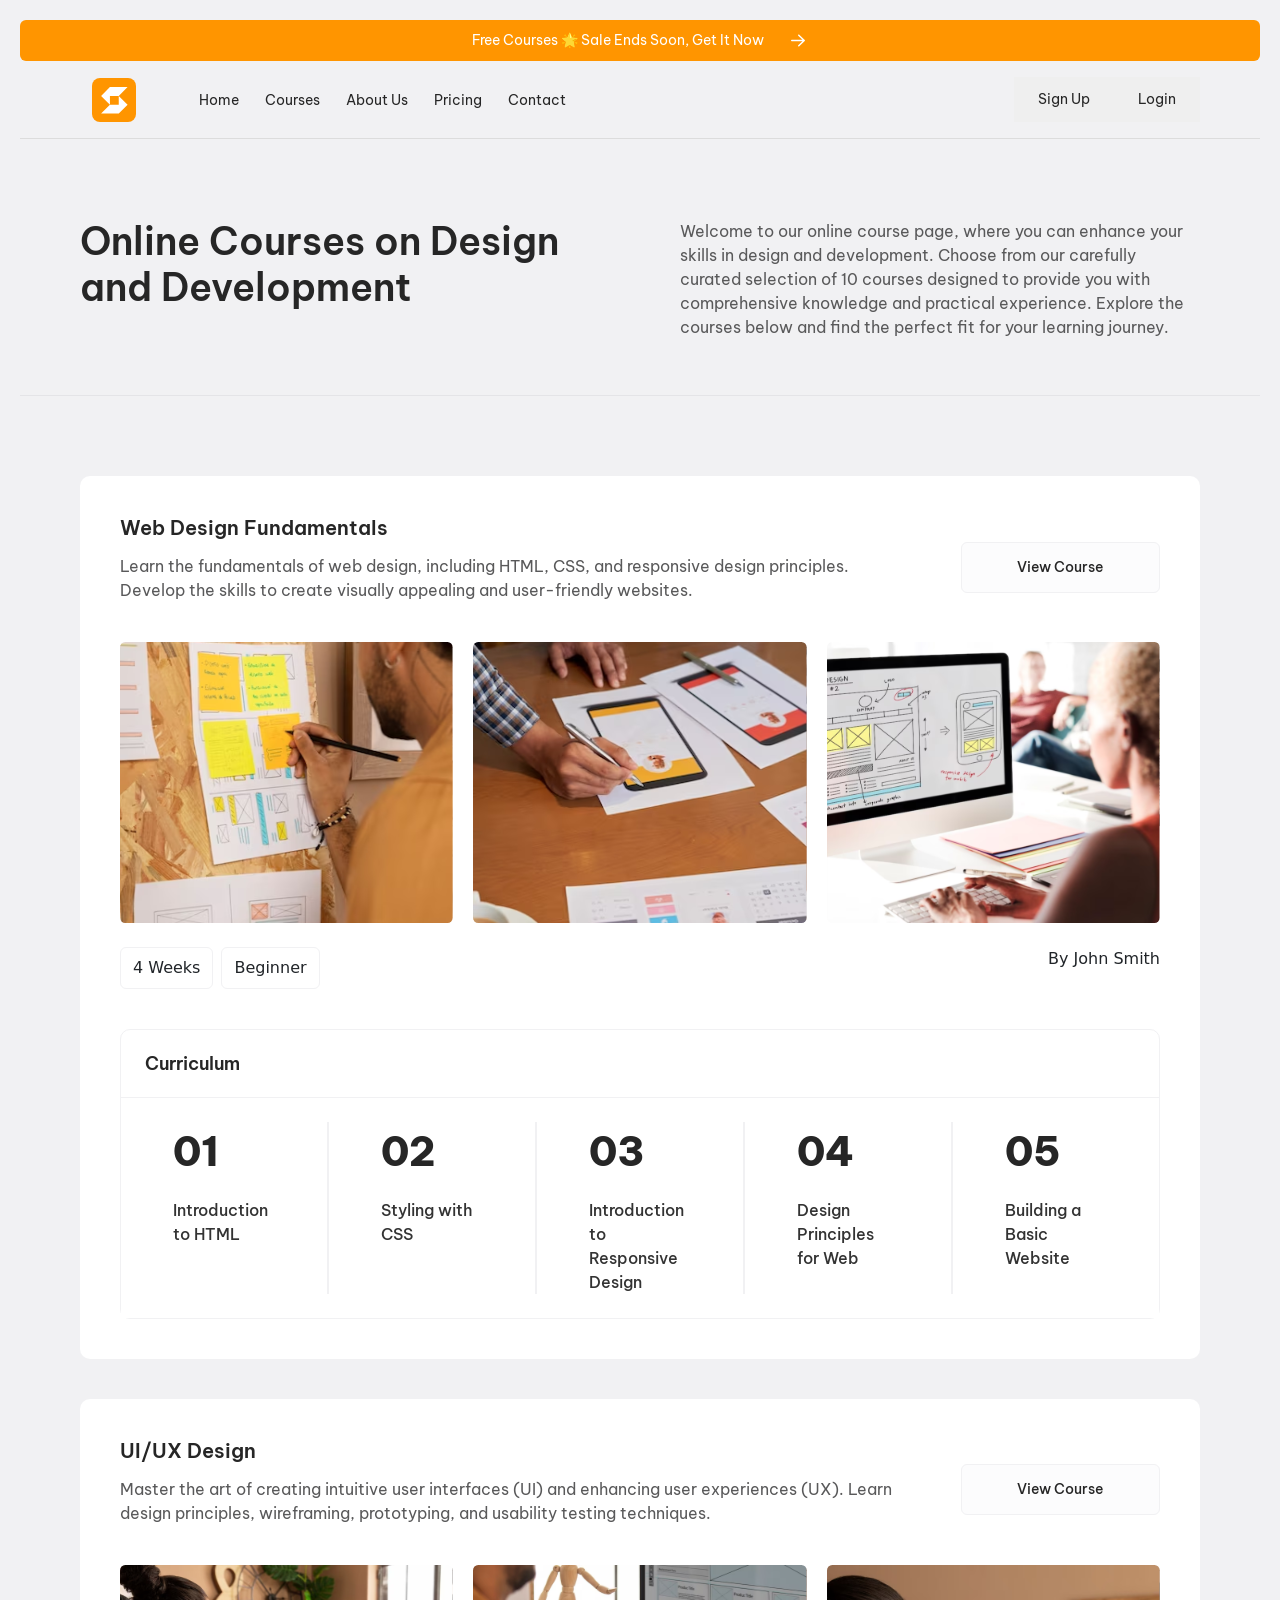
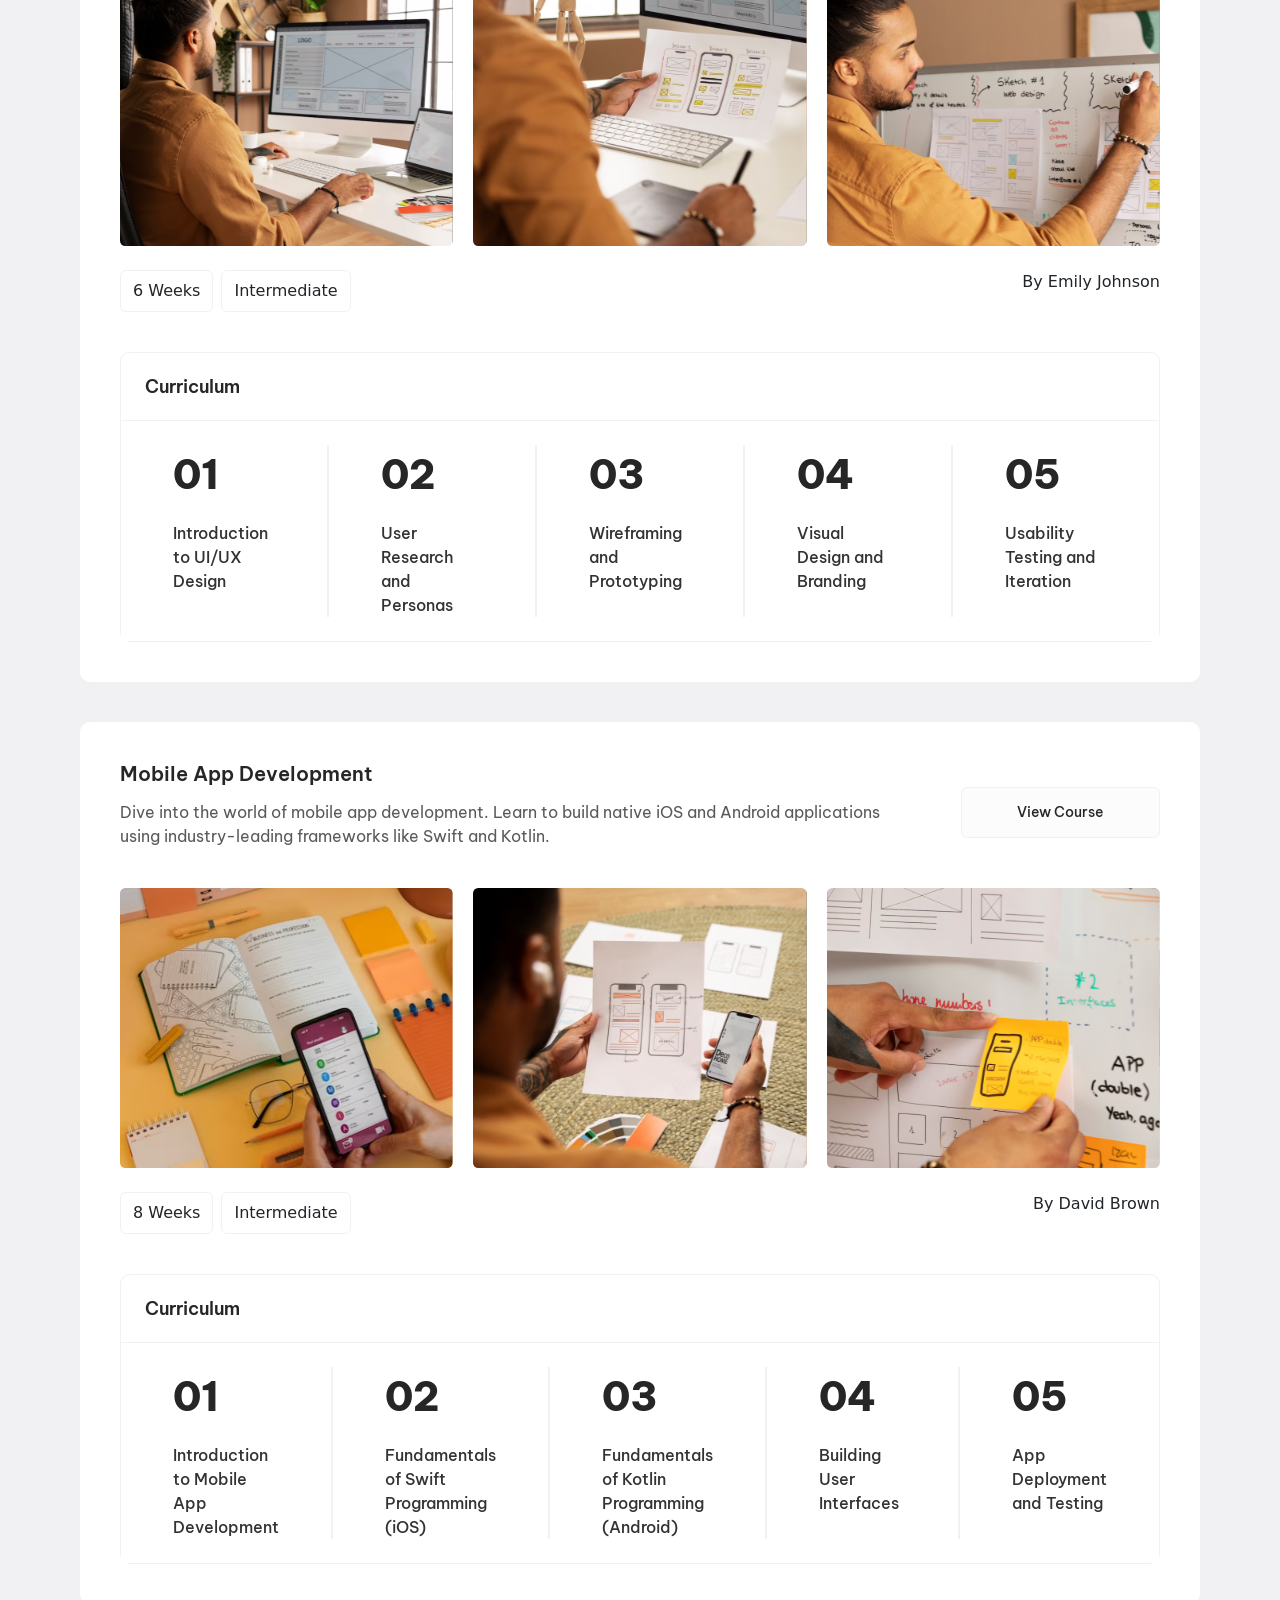
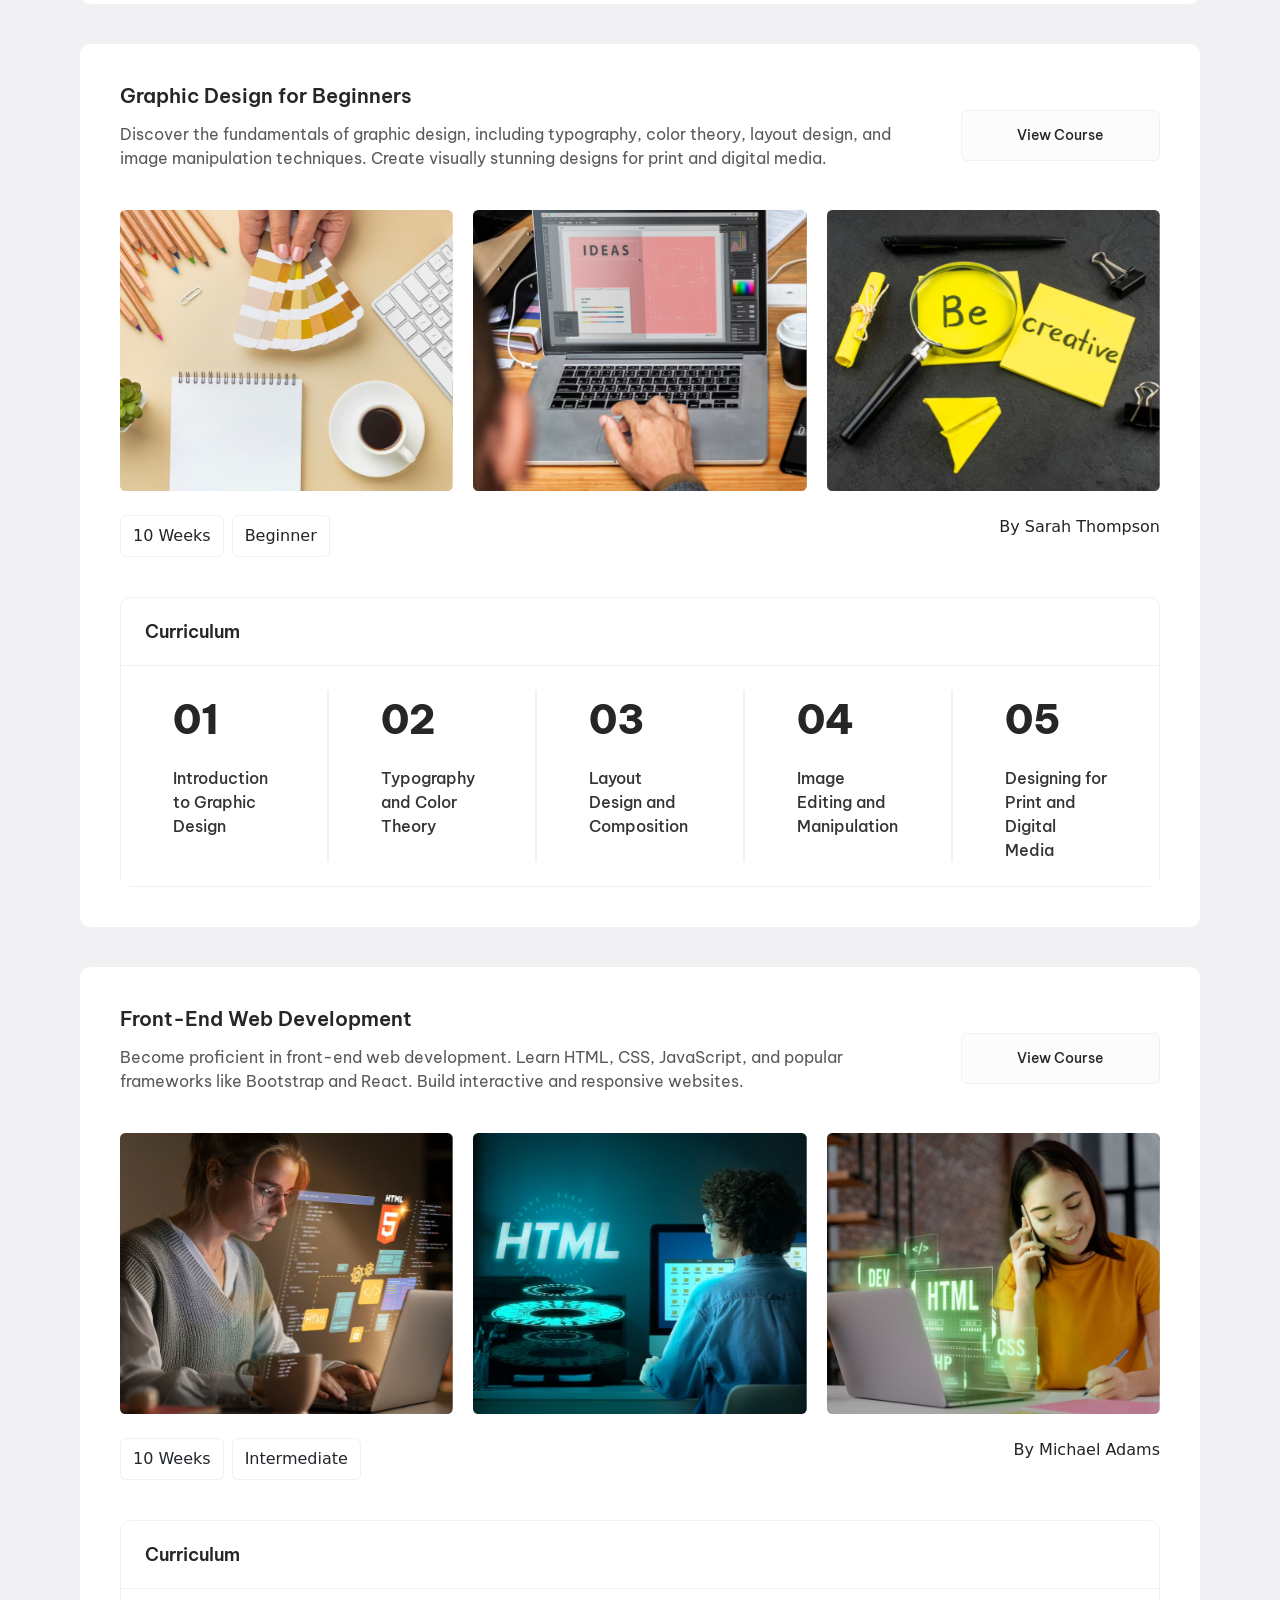
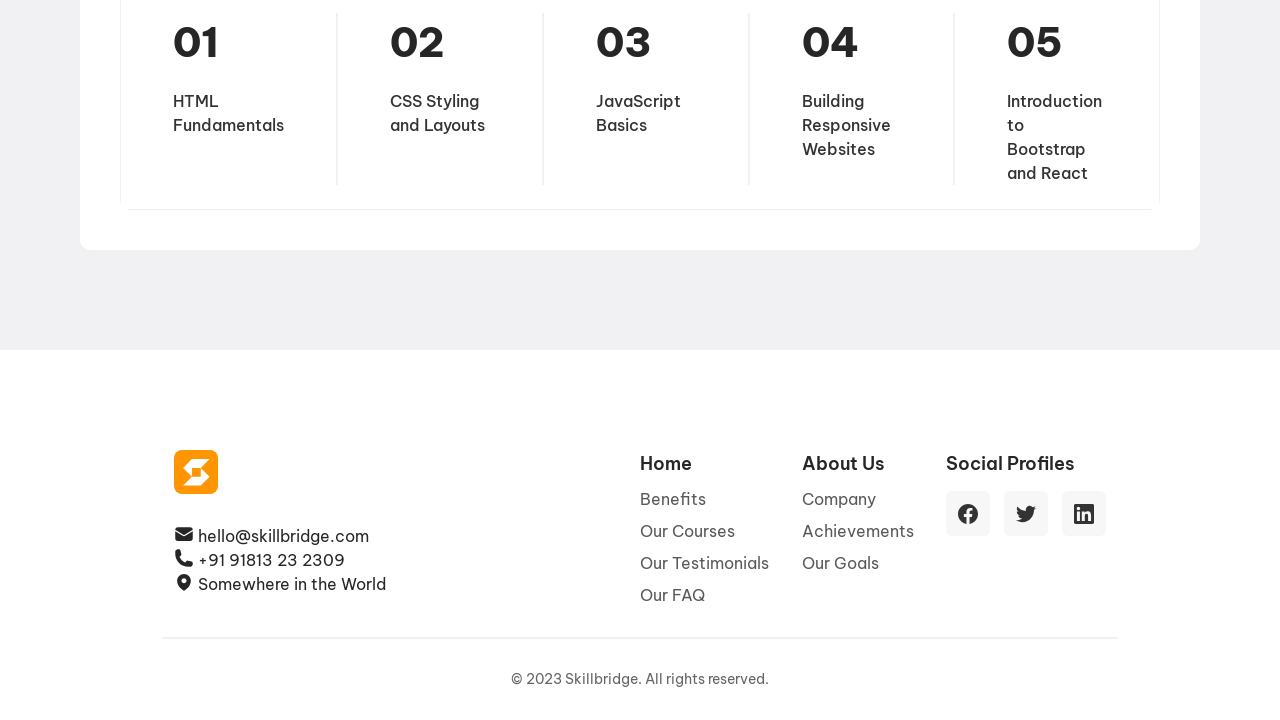
<file: courses.html>
<!DOCTYPE html>
<html lang="en">

<head>
    <meta charset="UTF-8">
    <meta name="viewport" content="width=device-width, initial-scale=1.0">
    <title>Courses Page</title>
    <link rel="preconnect" href="https://fonts.googleapis.com">
    <link rel="preconnect" href="https://fonts.gstatic.com" crossorigin>
    <link
        href="https://fonts.googleapis.com/css2?family=Be+Vietnam+Pro:ital,wght@0,100;0,200;0,300;0,400;0,500;0,600;0,700;0,800;0,900;1,100;1,200;1,300;1,400;1,500;1,600;1,700;1,800;1,900&display=swap"
        rel="stylesheet">
    <link rel="shortcut icon" href="./images/Logo.svg" type="image/x-icon">
    <link rel="stylesheet" href="./styles/courses.css">
    <link rel="stylesheet" href="https://cdn.jsdelivr.net/npm/bootstrap@5.3.8/dist/css/bootstrap.min.css">
</head>

<body>

    <header>

        <div class="top-banner d-flex justify-content-center gap-4">
            <p class="m-0">Free Courses 🌟 Sale Ends Soon, Get It Now</p>
            <img src="./images/icons/Icon.svg" alt="Icon right">
        </div>

        <nav class="d-flex">
            <div class="container d-flex">
                <img src="./images/Logo.svg" alt="Logo">
                <div class="links d-flex">
                    <li><a href="./index.html">Home</a></li>
                    <li><a href="./courses.html">Courses</a></li>
                    <li><a href="./about.html">About Us</a></li>
                    <li><a href="./pricing.html">Pricing</a></li>
                    <li><a href="./contact.html">Contact</a></li>
                </div>
            </div>
            <div class="buttons-nav d-flex">
                <button>Sign Up</button>
                <button>Login</button>

                <img class="Icon-navbar" src="./images/Icon navbar.svg" alt="Icon navbar">

            </div>

        </nav>


    </header>

    <div class="title-page d-flex">
        <h1>
            Online Courses on Design and Development
        </h1>

        <p>Welcome to our online course page, where you can enhance your skills in design and development. Choose from
            our carefully curated selection of 10 courses designed to provide you with comprehensive knowledge and
            practical experience. Explore the courses below and find the perfect fit for your learning journey.</p>
    </div>

    <main>

        <section class="head-main d-flex flex-column">

            <div class="top-head d-flex flex-column">
                <div class="title">
                    <div class="text-titles d-flex flex-column">
                        <h2>Web Design Fundamentals</h2>
                        <p>Learn the fundamentals of web design, including HTML, CSS, and responsive design principles.
                            Develop the skills to create visually appealing and user-friendly websites.</p>
                    </div>
                    <button>View Course</button>
                </div>



                <div class="photo d-flex">
                    <img src="./images/Image write.svg" alt="write">
                    <img src="./images/Image plan.svg" alt="plan">
                    <img src="./images/Image computer.svg" alt="computer">
                </div>

                <div class="text-top-head d-flex justify-content-between">
                    <div class="one d-flex">
                        <div class="child">4 Weeks</div>
                        <div class="child">Beginner</div>
                    </div>
                    By John Smith
                </div>

            </div>

            <div class="Curriculum">
                <div class="top-curriculum">
                    Curriculum
                </div>
                <div class="bottom-curriculum d-flex">
                    <div class="container">
                        <div class="num">01</div>
                        <div class="para">Introduction to HTML</div>
                    </div>
                    <div class="line one"></div>
                    <div class="container">
                        <div class="num">02</div>
                        <div class="para">Styling with CSS</div>
                    </div>
                    <div class="line"></div>
                    <div class="container">
                        <div class="num">03</div>
                        <div class="para">Introduction to Responsive Design</div>
                    </div>
                    <div class="line three"></div>
                    <div class="container">
                        <div class="num">04</div>
                        <div class="para">Design Principles for Web</div>
                    </div>
                    <div class="line"></div>
                    <div class="container">
                        <div class="num">05</div>
                        <div class="para">Building a Basic Website</div>
                    </div>
                </div>
            </div>



        </section>

        <section class="head-main d-flex flex-column">

            <div class="top-head d-flex flex-column">
                <div class="title">
                    <div class="text-titles d-flex flex-column">
                        <h2>UI/UX Design</h2>
                        <p>Master the art of creating intuitive user interfaces (UI) and enhancing user experiences
                            (UX). Learn design principles, wireframing, prototyping, and usability testing techniques.
                        </p>
                    </div>
                    <button>View Course</button>
                </div>



                <div class="photo d-flex">
                    <img src="./images/Image UIUX Design one.svg" alt="UIUX Design">
                    <img src="./images/Image UIUX Design two.svg" alt="UIUX Design">
                    <img src="./images/Image UIUX Design three.svg" alt="UIUX Design">
                </div>

                <div class="text-top-head d-flex justify-content-between">
                    <div class="one d-flex">
                        <div class="child">6 Weeks</div>
                        <div class="child">Intermediate</div>
                    </div>
                    By Emily Johnson
                </div>

            </div>

            <div class="Curriculum">
                <div class="top-curriculum">
                    Curriculum
                </div>
                <div class="bottom-curriculum d-flex">
                    <div class="container">
                        <div class="num">01</div>
                        <div class="para">Introduction to UI/UX Design</div>
                    </div>
                    <div class="line one"></div>
                    <div class="container">
                        <div class="num">02</div>
                        <div class="para">User Research and Personas</div>
                    </div>
                    <div class="line"></div>
                    <div class="container">
                        <div class="num">03</div>
                        <div class="para">Wireframing and Prototyping</div>
                    </div>
                    <div class="line three"></div>
                    <div class="container">
                        <div class="num">04</div>
                        <div class="para">Visual Design and Branding</div>
                    </div>
                    <div class="line"></div>
                    <div class="container">
                        <div class="num">05</div>
                        <div class="para">Usability Testing and Iteration</div>
                    </div>
                </div>
            </div>



        </section>
        <section class="head-main d-flex flex-column">

            <div class="top-head d-flex flex-column">
                <div class="title">
                    <div class="text-titles d-flex flex-column">
                        <h2>Mobile App Development</h2>
                        <p>Dive into the world of mobile app development. Learn to build native iOS and Android
                            applications using industry-leading frameworks like Swift and Kotlin.</p>
                    </div>
                    <button>View Course</button>
                </div>



                <div class="photo d-flex">
                    <img src="./images/Image Mobile App.svg" alt="Mobile App">
                    <img src="./images/Image Mobile App (1).svg" alt="Mobile App">
                    <img src="./images/Image Mobile App (2).svg" alt="Mobile App">
                </div>

                <div class="text-top-head d-flex justify-content-between">
                    <div class="one d-flex">
                        <div class="child">8 Weeks</div>
                        <div class="child">Intermediate</div>
                    </div>
                    By David Brown
                </div>

            </div>

            <div class="Curriculum">
                <div class="top-curriculum">
                    Curriculum
                </div>
                <div class="bottom-curriculum d-flex">
                    <div class="container">
                        <div class="num">01</div>
                        <div class="para">Introduction to Mobile App Development</div>
                    </div>
                    <div class="line one"></div>
                    <div class="container">
                        <div class="num">02</div>
                        <div class="para">Fundamentals of Swift Programming (iOS)</div>
                    </div>
                    <div class="line"></div>
                    <div class="container">
                        <div class="num">03</div>
                        <div class="para">Fundamentals of Kotlin Programming (Android)</div>
                    </div>
                    <div class="line three"></div>
                    <div class="container">
                        <div class="num">04</div>
                        <div class="para">Building User Interfaces</div>
                    </div>
                    <div class="line"></div>
                    <div class="container">
                        <div class="num">05</div>
                        <div class="para">App Deployment and Testing</div>
                    </div>
                </div>
            </div>



        </section>
        <section class="head-main d-flex flex-column">

            <div class="top-head d-flex flex-column">
                <div class="title">
                    <div class="text-titles d-flex flex-column">
                        <h2>Graphic Design for Beginners</h2>
                        <p>Discover the fundamentals of graphic design, including typography, color theory, layout
                            design, and image manipulation techniques. Create visually stunning designs for print and
                            digital media.</p>
                    </div>
                    <button>View Course</button>
                </div>



                <div class="photo d-flex">
                    <img src="./images/Image Graphic Design.svg" alt="Graphic Design">
                    <img src="./images/Image Graphic Design (1).svg" alt="Graphic Design">
                    <img src="./images/Image Graphic Design (2).svg" alt="Graphic Design">
                </div>

                <div class="text-top-head d-flex justify-content-between">
                    <div class="one d-flex">
                        <div class="child">10 Weeks</div>
                        <div class="child">Beginner</div>
                    </div>
                    By Sarah Thompson
                </div>

            </div>

            <div class="Curriculum">
                <div class="top-curriculum">
                    Curriculum
                </div>
                <div class="bottom-curriculum d-flex">
                    <div class="container">
                        <div class="num">01</div>
                        <div class="para">Introduction to Graphic Design</div>
                    </div>
                    <div class="line one"></div>
                    <div class="container">
                        <div class="num">02</div>
                        <div class="para">Typography and Color Theory</div>
                    </div>
                    <div class="line"></div>
                    <div class="container">
                        <div class="num">03</div>
                        <div class="para">Layout Design and Composition</div>
                    </div>
                    <div class="line three"></div>
                    <div class="container">
                        <div class="num">04</div>
                        <div class="para">Image Editing and Manipulation</div>
                    </div>
                    <div class="line"></div>
                    <div class="container">
                        <div class="num">05</div>
                        <div class="para">Designing for Print and Digital Media</div>
                    </div>
                </div>
            </div>



        </section>
        <section class="head-main d-flex flex-column">

            <div class="top-head d-flex flex-column">
                <div class="title">
                    <div class="text-titles d-flex flex-column">
                        <h2>Front-End Web Development</h2>
                        <p>Become proficient in front-end web development. Learn HTML, CSS, JavaScript, and popular
                            frameworks like Bootstrap and React. Build interactive and responsive websites.</p>
                    </div>
                    <button>View Course</button>
                </div>



                <div class="photo d-flex">
                    <img src="./images/Image Front-End.svg" alt="Front-End">
                    <img src="./images/Image Front-End (1).svg" alt="Front-End">
                    <img src="./images/Image Front-End (2).svg" alt="Front-End">
                </div>

                <div class="text-top-head d-flex justify-content-between">
                    <div class="one d-flex">
                        <div class="child">10 Weeks</div>
                        <div class="child">Intermediate</div>
                    </div>
                    By Michael Adams
                </div>

            </div>

            <div class="Curriculum">
                <div class="top-curriculum">
                    Curriculum
                </div>
                <div class="bottom-curriculum d-flex">
                    <div class="container">
                        <div class="num">01</div>
                        <div class="para">HTML Fundamentals</div>
                    </div>
                    <div class="line one"></div>
                    <div class="container">
                        <div class="num">02</div>
                        <div class="para">CSS Styling and Layouts</div>
                    </div>
                    <div class="line"></div>
                    <div class="container">
                        <div class="num">03</div>
                        <div class="para">JavaScript Basics</div>
                    </div>
                    <div class="line three"></div>
                    <div class="container">
                        <div class="num">04</div>
                        <div class="para">Building Responsive Websites</div>
                    </div>
                    <div class="line"></div>
                    <div class="container">
                        <div class="num">05</div>
                        <div class="para">Introduction to Bootstrap and React</div>
                    </div>
                </div>
            </div>



        </section>

    </main>

    <footer class="d-flex flex-column">

        <div class="container d-flex justify-content-between">
            <div class="comunication d-flex flex-column">
                <img src="./images/Logo.svg" alt="Logo">
                <div class="contanet">
                    <div class="phone">
                        <img src="./images/Icon gmail.svg" alt="gmail">
                        hello@skillbridge.com
                    </div>
                    <div class="phone">
                        <img src="./images/Icon phone.svg" alt="phone">
                        +91 91813 23 2309
                    </div>
                    <div class="phone">
                        <img src="./images/Icon location.svg" alt="location">
                        Somewhere in the World
                    </div>
                </div>
            </div>
            <div class="subject d-flex">
                <div class="Home">
                    <div class="title">Home</div>
                    <div class="text">
                        <p>Benefits</p>
                        <p>Our Courses</p>
                        <p>Our Testimonials</p>
                        <p>Our FAQ</p>
                    </div>

                </div>

                <div class="About">
                    <div class="title">About Us</div>
                    <div class="text">
                        <p>Company</p>
                        <p>Achievements</p>
                        <p>Our Goals</p>
                    </div>
                </div>

                <div class="Social-Profiles d-flex flex-column">
                    <div class="title">Social Profiles</div>
                    <div class="text">
                        <button><img src="./images/Icon face book.svg" alt="face book"></button>
                        <button><img src="./images/Icon tweter.svg" alt="tweter"></button>
                        <button><img src="./images/Icon linked in.svg" alt="linked in"></button>
                    </div>
                </div>
            </div>
        </div>

        <div class="line"></div>

        <div class="text">© 2023 Skillbridge. All rights reserved.</div>

    </footer>
</body>

</html>
</file>
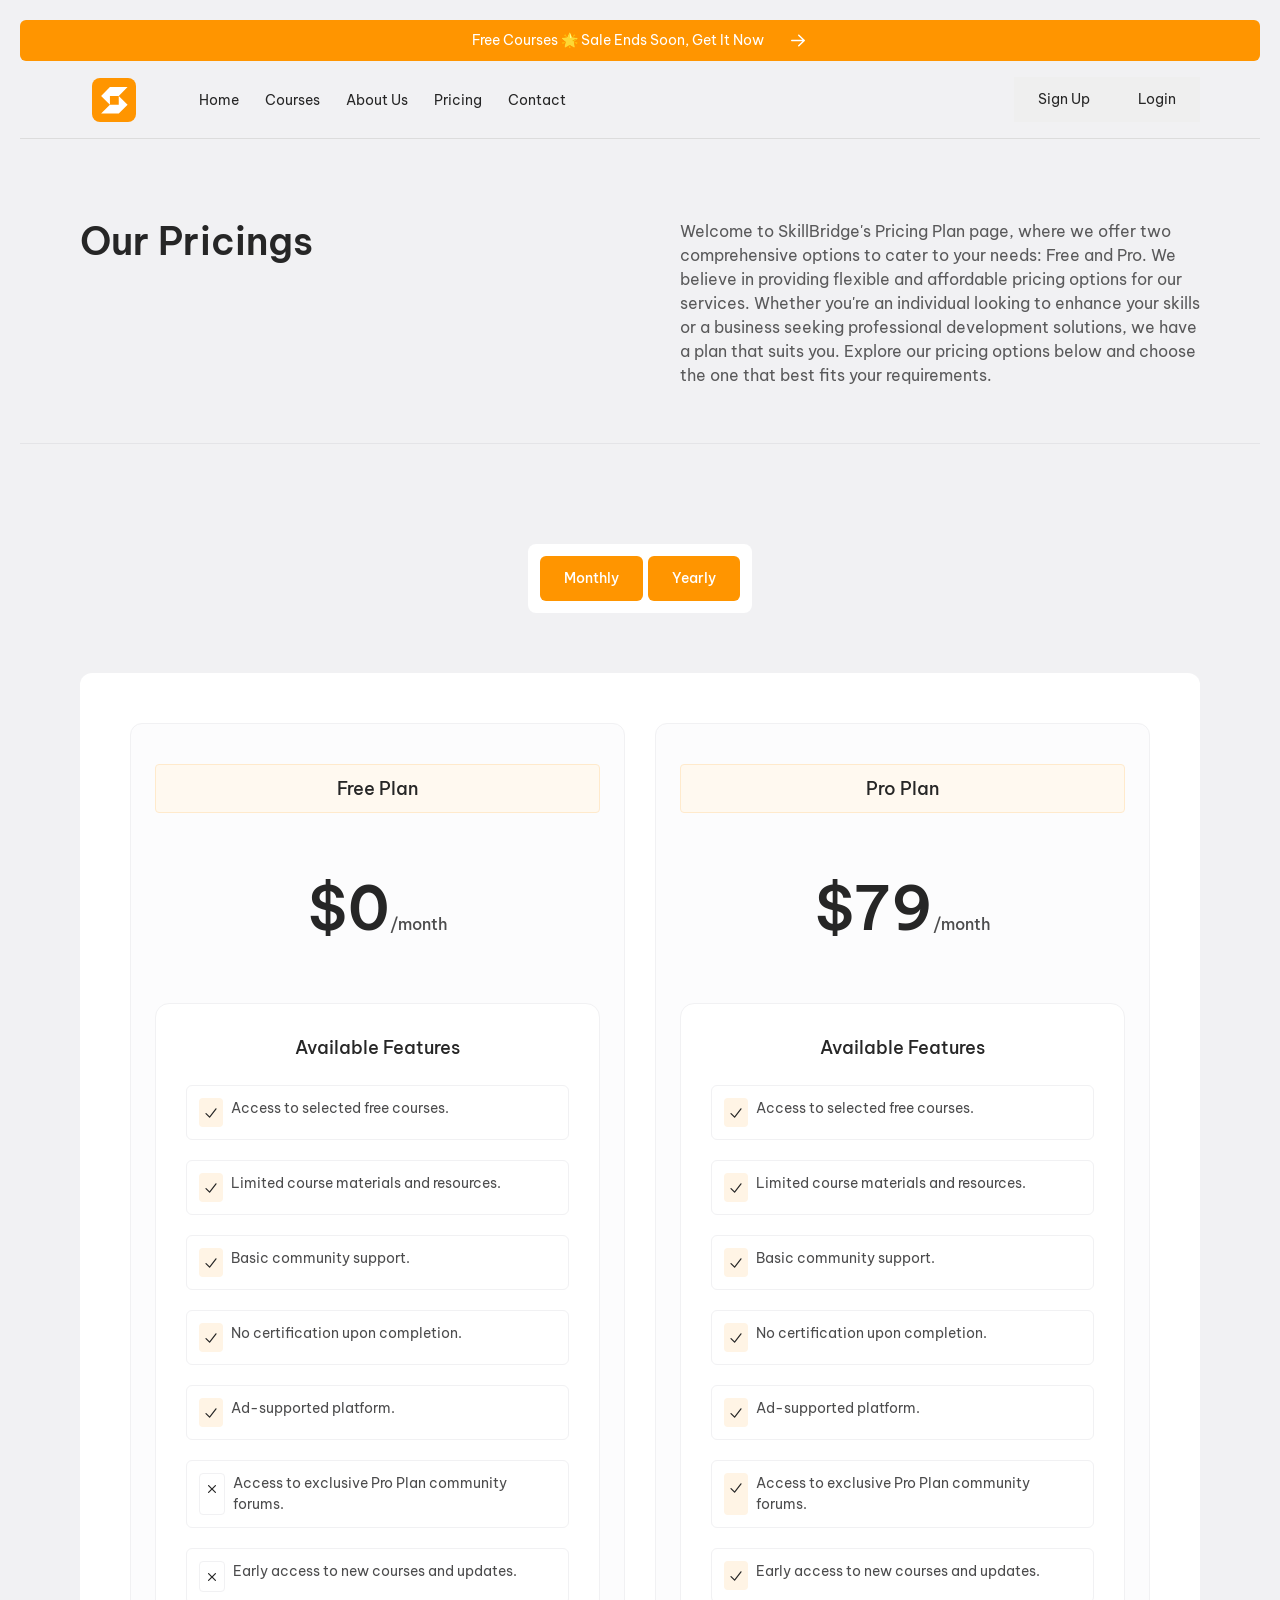
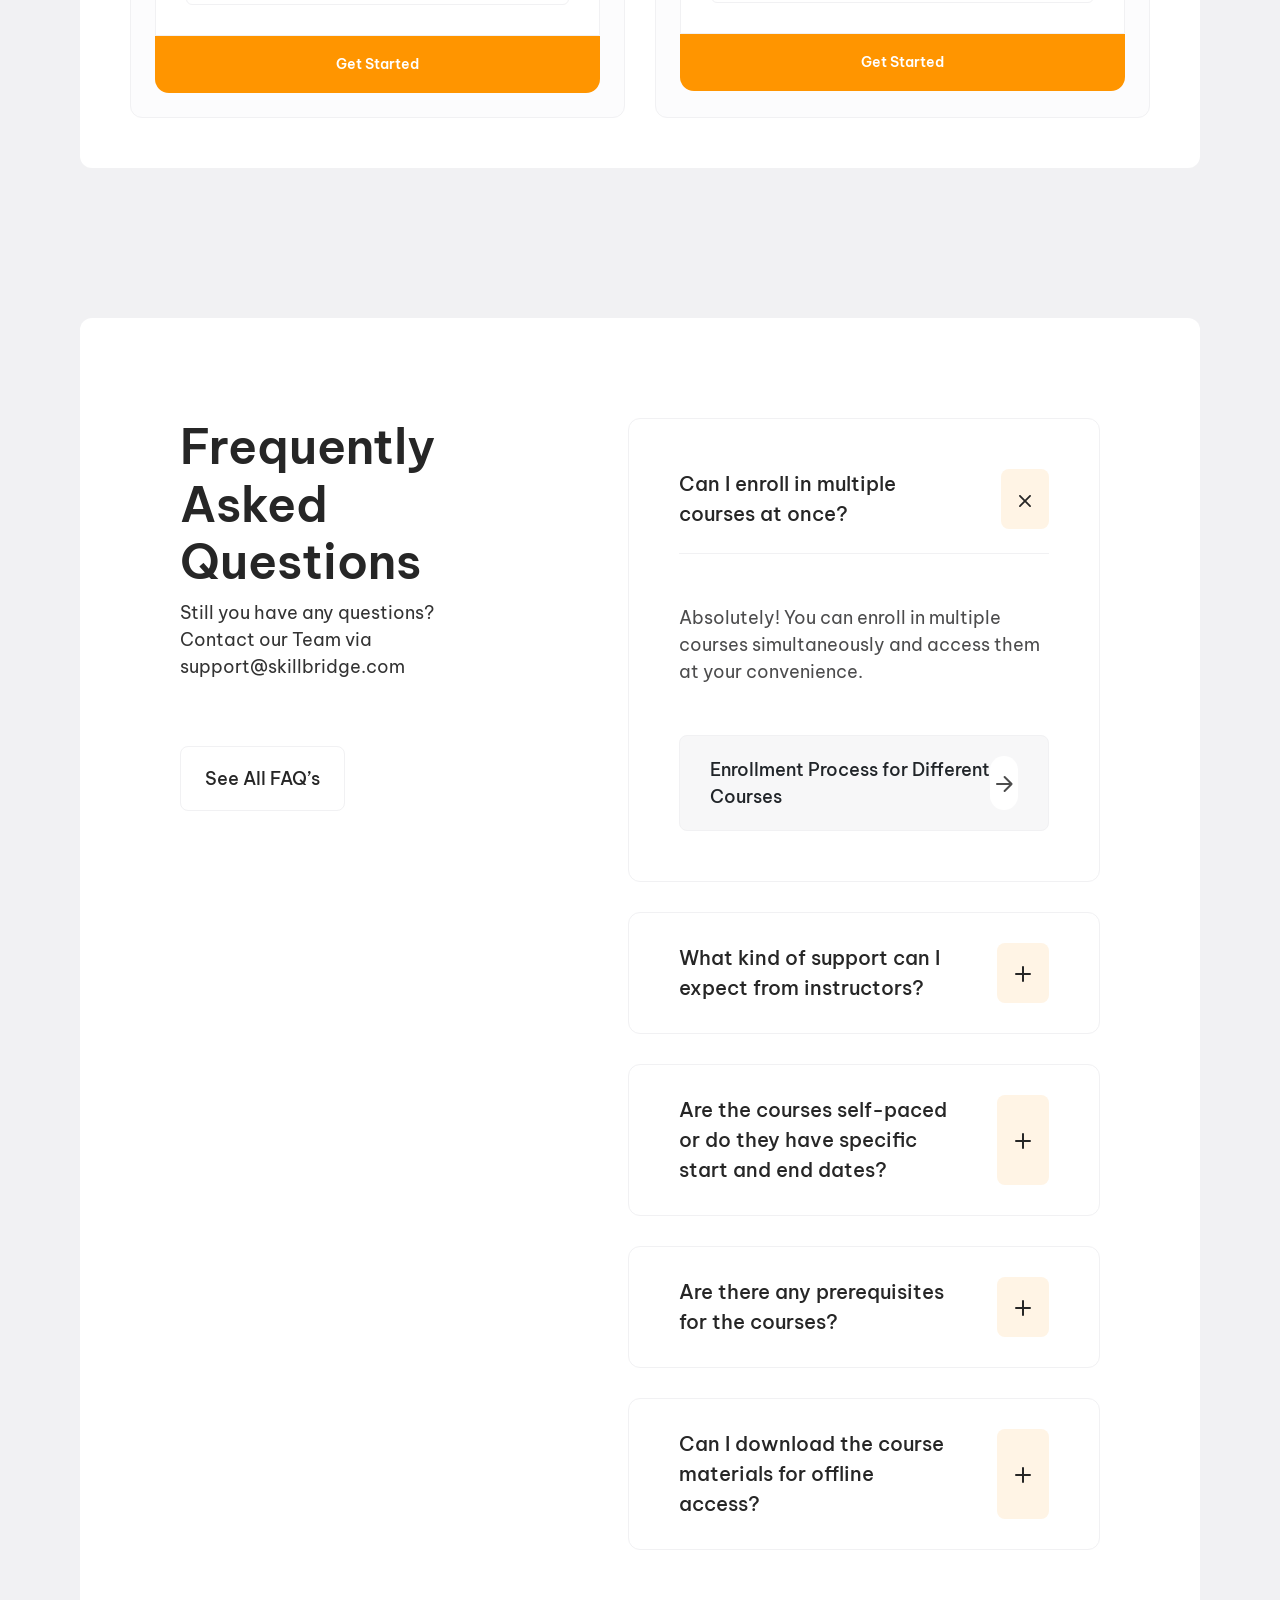
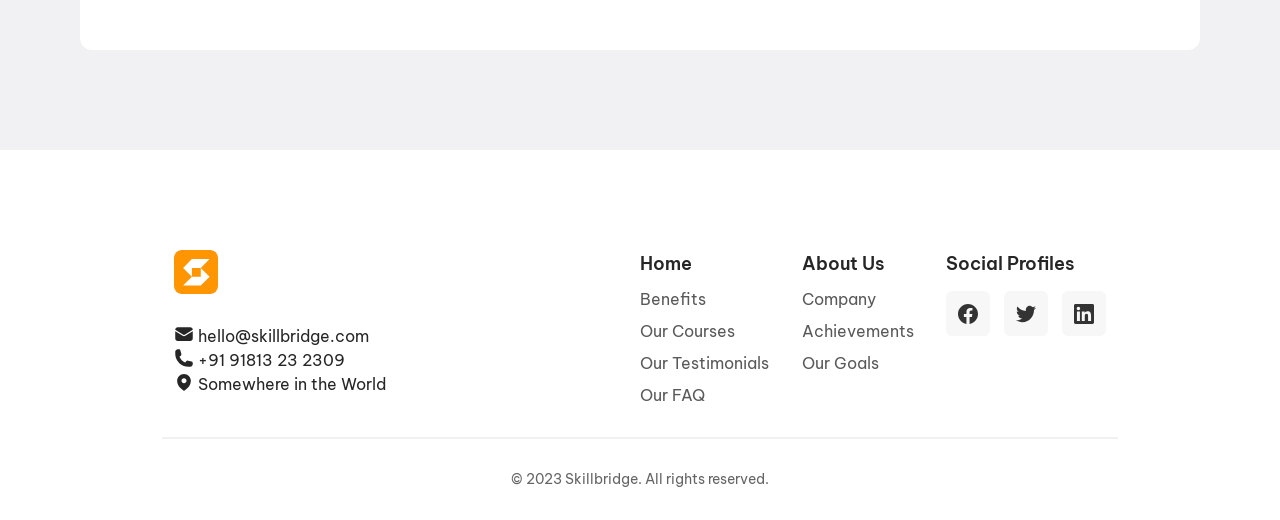
<file: pricing.html>
<!DOCTYPE html>
<html lang="en">

<head>
    <meta charset="UTF-8">
    <meta name="viewport" content="width=device-width, initial-scale=1.0">
    <title>Pricing</title>
    <link rel="preconnect" href="https://fonts.googleapis.com">
    <link rel="preconnect" href="https://fonts.gstatic.com" crossorigin>
    <link
        href="https://fonts.googleapis.com/css2?family=Be+Vietnam+Pro:ital,wght@0,100;0,200;0,300;0,400;0,500;0,600;0,700;0,800;0,900;1,100;1,200;1,300;1,400;1,500;1,600;1,700;1,800;1,900&display=swap"
        rel="stylesheet">
    <link rel="shortcut icon" href="./images/Logo.svg" type="image/x-icon">
    <link rel="stylesheet" href="https://cdn.jsdelivr.net/npm/bootstrap@5.3.8/dist/css/bootstrap.min.css">
    <link rel="stylesheet" href="./styles/pricing.css">
</head>

<body>

    <header>

        <div class="top-banner d-flex justify-content-center gap-4">
            <p class="m-0">Free Courses 🌟 Sale Ends Soon, Get It Now</p>
            <img src="./images/icons/Icon.svg" alt="Icon right">
        </div>

        <nav class="d-flex">
            <div class="container d-flex">
                <img src="./images/Logo.svg" alt="Logo">
                <div class="links d-flex">
                    <li><a href="./index.html">Home</a></li>
                    <li><a href="./courses.html">Courses</a></li>
                    <li><a href="./about.html">About Us</a></li>
                    <li><a href="./pricing.html">Pricing</a></li>
                    <li><a href="./contact.html">Contact</a></li>
                </div>
            </div>
            <div class="buttons-nav d-flex">
                <button>Sign Up</button>
                <button>Login</button>

                <img class="Icon-navbar" src="./images/Icon navbar.svg" alt="Icon navbar">

            </div>

        </nav>


    </header>

    <div class="title-page d-flex">
        <h1>
            Our Pricings
        </h1>

        <p>Welcome to SkillBridge's Pricing Plan page, where we offer two comprehensive options to cater to your needs:
            Free and Pro. We believe in providing flexible and affordable pricing options for our services. Whether
            you're an individual looking to enhance your skills or a business seeking professional development
            solutions, we have a plan that suits you. Explore our pricing options below and choose the one that best
            fits your requirements.</p>
    </div>

    <main>
        <section class="Pricing">




            <div class="btn-Pricing">
                <div class="button">
                    <button>Monthly</button>
                    <button>Yearly</button>
                </div>

            </div>


            <div class="price d-flex">
                <div class="free d-flex flex-column">

                    <div class="Plan">
                        Free Plan
                    </div>

                    <div class="total">
                        $0<span>/month</span>
                    </div>

                    <div class="Available">
                        <div class="container">
                            <div class="top">
                                Available Features
                            </div>
                            <div class="line-top d-flex">
                                <div class="icon"><img src="./images/Icon true.svg" alt="true"></div>
                                Access to selected free courses.
                            </div>
                            <div class="line d-flex">
                                <div class="icon"><img src="./images/Icon true.svg" alt="true"></div>
                                Limited course materials and resources.
                            </div>
                            <div class="line d-flex">
                                <div class="icon"><img src="./images/Icon true.svg" alt="true"></div>
                                Basic community support.
                            </div>
                            <div class="line d-flex">
                                <div class="icon"><img src="./images/Icon true.svg" alt="true"></div>
                                No certification upon completion.
                            </div>
                            <div class="line d-flex">
                                <div class="icon"><img src="./images/Icon true.svg" alt="true"></div>
                                Ad-supported platform.
                            </div>
                            <div class="line-false d-flex">
                                <div class="icon-false"><img src="./images/Icon false.svg" alt="false"></div>
                                Access to exclusive Pro Plan community forums.
                            </div>
                            <div class="line-false d-flex">
                                <div class="icon-false"><img src="./images/Icon false.svg" alt="false"></div>
                                Early access to new courses and updates.
                            </div>

                        </div>
                        <button>Get Started</button>
                    </div>


                </div>
                <div class="pro d-flex flex-column">
                    <div class="Plan">
                        Pro Plan
                    </div>

                    <div class="total">
                        $79<span>/month</span>
                    </div>

                    <div class="Available">
                        <div class="container">
                            <div class="top">
                                Available Features
                            </div>
                            <div class="line-top d-flex">
                                <div class="icon"><img src="./images/Icon true.svg" alt="true"></div>
                                Access to selected free courses.
                            </div>
                            <div class="line d-flex">
                                <div class="icon"><img src="./images/Icon true.svg" alt="true"></div>
                                Limited course materials and resources.
                            </div>
                            <div class="line d-flex">
                                <div class="icon"><img src="./images/Icon true.svg" alt="true"></div>
                                Basic community support.
                            </div>
                            <div class="line d-flex">
                                <div class="icon"><img src="./images/Icon true.svg" alt="true"></div>
                                No certification upon completion.
                            </div>
                            <div class="line d-flex">
                                <div class="icon"><img src="./images/Icon true.svg" alt="true"></div>
                                Ad-supported platform.
                            </div>
                            <div class="line d-flex">
                                <div class="icon"><img src="./images/Icon true.svg" alt="true"></div>
                                Access to exclusive Pro Plan community forums.
                            </div>
                            <div class="line d-flex">
                                <div class="icon"><img src="./images/Icon true.svg" alt="true"></div>
                                Early access to new courses and updates.
                            </div>

                        </div>
                        <button>Get Started</button>
                    </div>

                </div>
            </div>

        </section>

        <section class="Frequently d-flex">

            <div class="title">
                <div class="text">
                    <h2>Frequently
                        <br> Asked Questions
                    </h2>
                    <p>Still you have any questions? Contact our Team via support@skillbridge.com</p>
                </div>
                <div class="btn-title"><button>See All FAQ’s</button></div>
            </div>

            <div class="items-container d-flex flex-column">

                <div class="can d-flex flex-column">
                    <div class="head d-flex">
                        Can I enroll in multiple courses at once?
                        <button><img src="./images/Icon false.svg" alt="false"></button>
                    </div>
                    <div class="text">
                        Absolutely! You can enroll in multiple courses simultaneously and access them at your
                        convenience.
                    </div>
                    <div class="foot">
                        Enrollment Process for Different Courses
                        <button><img src="./images/Icon right.svg" alt="right"></button>
                    </div>
                </div>

                <div class="card-item">
                    What kind of support can I expect from instructors?
                    <button><img src="./images/Icon plus.svg" alt="plus"></button>
                </div>

                <div class="card-item">
                    Are the courses self-paced or do they have specific start and end dates?
                    <button><img src="./images/Icon plus.svg" alt="plus"></button>
                </div>

                <div class="card-item">
                    Are there any prerequisites for the courses?
                    <button><img src="./images/Icon plus.svg" alt="plus"></button>
                </div>

                <div class="card-item">
                    Can I download the course materials for offline access?
                    <button><img src="./images/Icon plus.svg" alt="plus"></button>
                </div>

            </div>

        </section>
    </main>

    <footer class="d-flex flex-column">

        <div class="container d-flex justify-content-between">
            <div class="comunication d-flex flex-column">
                <img src="./images/Logo.svg" alt="Logo">
                <div class="contanet">
                    <div class="phone">
                        <img src="./images/Icon gmail.svg" alt="gmail">
                        hello@skillbridge.com
                    </div>
                    <div class="phone">
                        <img src="./images/Icon phone.svg" alt="phone">
                        +91 91813 23 2309
                    </div>
                    <div class="phone">
                        <img src="./images/Icon location.svg" alt="location">
                        Somewhere in the World
                    </div>
                </div>
            </div>
            <div class="subject d-flex">
                <div class="Home">
                    <div class="title">Home</div>
                    <div class="text">
                        <p>Benefits</p>
                        <p>Our Courses</p>
                        <p>Our Testimonials</p>
                        <p>Our FAQ</p>
                    </div>

                </div>

                <div class="About">
                    <div class="title">About Us</div>
                    <div class="text">
                        <p>Company</p>
                        <p>Achievements</p>
                        <p>Our Goals</p>
                    </div>
                </div>

                <div class="Social-Profiles d-flex flex-column">
                    <div class="title">Social Profiles</div>
                    <div class="text">
                        <button><img src="./images/Icon face book.svg" alt="face book"></button>
                        <button><img src="./images/Icon tweter.svg" alt="tweter"></button>
                        <button><img src="./images/Icon linked in.svg" alt="linked in"></button>
                    </div>
                </div>
            </div>
        </div>

        <div class="line"></div>

        <div class="text">© 2023 Skillbridge. All rights reserved.</div>

    </footer>

</body>

</html>
</file>
<file: styles/style.css>
* {
    margin: 0;
    padding: 0;
    box-sizing: border-box;
}

body {
    background-color: #F1F1F3 !important;
}

header {
    margin: 20px;

    .top-banner {
        background-color: #FF9500;
        padding: 10px 0;
        border-radius: 6px;

        p {
            font-family: "Be Vietnam Pro", Courier, monospace;
            font-weight: 400;
            font-size: 14px;
            color: #FFFFFF;

        }
    }

    nav {
        padding: 16px 60px;
        border-bottom: 1px solid gainsboro;

        .container {
            gap: 50px;
            align-items: center;

            .links {

                li {
                    list-style: none;

                    a {
                        text-decoration: none;
                        padding: 12px 13px;
                        font-family: "Be Vietnam Pro", Courier, monospace;
                        font-weight: 400;
                        font-size: 14px;
                        color: #262626;
                        transition: 0.2s;
                    }

                    a:hover {
                        background-color: #FFFFFF;
                        border-radius: 6px;
                    }
                }
            }
        }

        .buttons-nav {
            button {
                white-space: nowrap;
                padding: 12px 24px;
                font-family: "Be Vietnam Pro", Courier, monospace;
                font-weight: 400;
                font-size: 14px;
                color: #262626;
                border: none;
                transition: 0.3s;
            }

            button:hover {
                background-color: #FF9500;
                color: #FFFFFF;
                border-radius: 6px;
            }

            .Icon-navbar {
                display: none;
            }
        }

    }


}


main {
    padding: 0 80px;


    .hero {
        display: flex;
        flex-direction: column;
        align-items: center;
        justify-content: center;
        gap: 50px;
        margin-top: 88px;

        .text-container {
            display: flex;
            flex-direction: column;
            gap: 16px;

            .unlock {
                position: relative;
                background-color: #FCFCFD;
                border: 1px solid #F1F1F3;
                border-radius: 8px;
                padding: 12px 24px;
                display: flex;
                align-items: center;
                gap: 10px;

                h1 {
                    font-family: "Be Vietnam Pro", Courier, monospace;
                    font-weight: 600;
                    font-size: clamp(25px, 2.5vw, 36px);
                    color: #1A1A1A;
                    text-align: center;

                    span {
                        color: #FF9500;
                    }

                }

                .icon-Abstract {
                    position: absolute;
                    bottom: 60px;
                    left: -25px;
                }

                .icon-barq {
                    padding: 12px;
                    background-color: #FFF4E5;
                    border-radius: 6px;
                }
            }

            .with-Online-Design {
                display: flex;
                flex-direction: column;
                gap: 6px;

                h2 {
                    font-family: "Be Vietnam Pro", Courier, monospace;
                    font-weight: 500;
                    font-style: Medium;
                    font-size: 28px;
                    text-align: center;
                    color: #262626;
                }

                p {
                    font-family: "Be Vietnam Pro", Courier, monospace;
                    font-weight: 400;
                    font-style: Regular;
                    font-size: 16px;
                    text-align: center;
                    color: #262626;
                }
            }
        }

        .btn-hero {
            display: flex;
            gap: 12px;

            button {
                background-color: #FF9500;
                color: #FFFFFF;
                border: none;
                border-radius: 6px;
                padding: 14px 20px;
                transition: 0.3s;
            }

            button:hover {
                background-color: #FFFFFF;
                color: #262626;
            }
        }

    }

    .icons-zapier {
        background-color: #FCFCFD;
        border: 1px solid #F1F1F3;
        border-radius: 8px;
        margin-top: 80px;
        padding: 24px;
        display: flex;

        div {
            width: 100%;
            padding: 20px 30px;
            border-right: 1px solid gainsboro;
            display: flex;
            justify-content: center;

        }

        .netflix {
            border: none !important;
        }
    }

    .vedio-play {
        height: 85vh;
        margin-top: 80px;
        background-image: linear-gradient(#00000033), url("../images/bf9787b36bb6966e3a2f0d2ee715a212e840cce4.png");
        background-size: cover;
        background-position: center;
        background-repeat: no-repeat;
        border-radius: 10px;
        display: flex;
        justify-content: center;
        align-items: center;


        button {
            background-color: #FFFFFF33;
            border: 4px solid #FFFFFF4D;
            border-radius: 68px;
            padding: 10px;
        }
    }

    .Benefits {
        margin-top: 100px;

        .text-btn {
            display: flex;
            justify-content: space-between;

            .text {
                width: 70%;
                display: flex;
                flex-direction: column;
                gap: 4px;

                h2 {
                    font-family: "Be Vietnam Pro", Courier, monospace;
                    font-weight: 600;
                    font-size: 38px;
                    color: #262626;
                }

                p {
                    font-family: "Be Vietnam Pro", Courier, monospace;
                    font-weight: 400;
                    font-size: 16px;
                    color: #59595A;

                }
            }

            .button {
                width: 30%;
                display: flex;
                justify-content: end;
                align-items: end;

                button {
                    padding: 14px 20px;
                    border: 1px solid #F1F1F3;
                    background-color: #FCFCFD;
                    border-radius: 6px;
                    font-family: "Be Vietnam Pro", Courier, monospace;
                    font-weight: 500;
                    font-style: Medium;
                    font-size: 14px;
                    color: #262626;
                    text-align: center;

                }
            }
        }

        .cards {
            margin-top: 60px;
            display: flex;
            flex-wrap: wrap;
            gap: 20px;

            .card {
                width: calc((100% - 2*20px) / 3);
                padding: 40px;
                display: flex;
                flex-direction: column;
                gap: 40px;
                align-items: end;
                background-color: #FFFFFF;
                border-radius: 10px;
                border: none;

                .num {
                    font-family: "Be Vietnam Pro", Courier, monospace;
                    font-weight: 700;
                    font-style: Bold;
                    font-size: 60px;
                    text-align: right;
                }

                .text {

                    h3 {
                        font-family: "Be Vietnam Pro", Courier, monospace;
                        font-weight: 600;
                        font-style: SemiBold;
                        font-size: 20px;
                        color: #333333;
                        margin-bottom: 10px;
                        text-align: start;
                    }

                    p {
                        font-family: "Be Vietnam Pro", Courier, monospace;
                        font-weight: 400;
                        font-style: Regular;
                        font-size: 16px;
                        color: #4C4C4D;
                        text-align: start;
                    }
                }

                .card-btn {
                    button {
                        width: fit-content;
                        padding: 14px;
                        border: 1px solid #F1F1F3;
                        background-color: #FCFCFD;
                        border-radius: 6px;

                        img {
                            width: 26px;
                            height: 26px;
                        }
                    }
                }
            }
        }
    }

    .Courses {
        margin-top: 100px;

        .text-btn {
            display: flex;
            justify-content: space-between;

            .text {
                width: 70%;
                display: flex;
                flex-direction: column;
                gap: 4px;

                h2 {
                    font-family: "Be Vietnam Pro", Courier, monospace;
                    font-weight: 600;
                    font-size: 38px;
                    color: #262626;
                }

                p {
                    font-family: "Be Vietnam Pro", Courier, monospace;
                    font-weight: 400;
                    font-size: 16px;
                    color: #59595A;

                }
            }

            .button {
                width: 30%;
                display: flex;
                justify-content: end;
                align-items: end;

                button {
                    padding: 14px 20px;
                    border: 1px solid #F1F1F3;
                    background-color: #FCFCFD;
                    border-radius: 6px;
                    font-family: "Be Vietnam Pro", Courier, monospace;
                    font-weight: 500;
                    font-style: Medium;
                    font-size: 14px;
                    color: #262626;
                    text-align: center;

                }
            }
        }

        .cards {
            margin-top: 60px;
            gap: 20px;

            .card {
                width: calc((100% - 20px) / 2);
                padding: 40px;
                border: 1px solid #F1F1F3;
                background-color: #FFFFFF;
                border-radius: 10px;
                gap: 24px;

                .time {
                    gap: 10px;

                    .weeks {
                        padding: 8px 14px;
                        border: 1px solid #F1F1F3;
                        background-color: #FFFFFF;
                        border-radius: 6px;

                        font-family: "Be Vietnam Pro", Courier, monospace;
                        font-weight: 400;
                        font-style: Regular;
                        font-size: 14px;
                        color: #4C4C4D;
                    }

                    .by {
                        font-family: "Be Vietnam Pro", Courier, monospace;
                        font-weight: 500;
                        font-style: Medium;
                        font-size: 16px;
                        color: #262626;
                    }

                }

                .bottom-sub {
                    margin-top: 24px;

                    h3 {
                        font-family: "Be Vietnam Pro", Courier, monospace;
                        font-weight: 600;
                        font-style: SemiBold;
                        font-size: 20px;
                        color: #262626;
                    }

                    p {
                        font-family: "Be Vietnam Pro", Courier, monospace;
                        font-weight: 400;
                        font-style: Regular;
                        font-size: 16px;
                        color: #4C4C4D;
                        margin-top: 10px;
                    }
                }

                button {
                    padding: 14px 24px;
                    background-color: #F7F7F8;
                    border: 1px solid #F1F1F3;
                    border-radius: 6px;

                    font-family: "Be Vietnam Pro", Courier, monospace;
                    font-weight: 500;
                    font-style: Medium;
                    font-size: 14px;
                    text-align: center;
                    color: #262626;
                }


            }
        }
    }

    .Testimonials {

        margin-top: 100px;

        .text-btn {
            display: flex;
            justify-content: space-between;

            .text {
                width: 70%;
                display: flex;
                flex-direction: column;
                gap: 4px;

                h2 {
                    font-family: "Be Vietnam Pro", Courier, monospace;
                    font-weight: 600;
                    font-size: 38px;
                    color: #262626;
                }

                p {
                    font-family: "Be Vietnam Pro", Courier, monospace;
                    font-weight: 400;
                    font-size: 16px;
                    color: #59595A;

                }
            }

            .button {
                width: 30%;
                display: flex;
                justify-content: end;
                align-items: end;

                button {
                    padding: 14px 20px;
                    border: 1px solid #F1F1F3;
                    background-color: #FCFCFD;
                    border-radius: 6px;
                    font-family: "Be Vietnam Pro", Courier, monospace;
                    font-weight: 500;
                    font-style: Medium;
                    font-size: 14px;
                    color: #262626;
                    text-align: center;

                }
            }
        }

        .cards {
            gap: 20px;
            margin-top: 60px;


            .card {
                width: calc((100% - 20px) / 2);
                border: 1px solid #F1F1F3;
                border-radius: 10px;
                background-color: #FFFFFF;

                .sub {
                    padding: 40px;

                    font-family: "Be Vietnam Pro", Courier, monospace;
                    font-weight: 400;
                    font-size: 16px;
                    color: #4C4C4D;

                    border-bottom: 1px solid #F1F1F3;
                }

                .profile {
                    padding: 24px 40px;

                    .photo-name {
                        width: 60%;
                        gap: 10px;
                        align-items: center;

                        p {
                            margin: 0;
                        }

                    }

                    button {
                        width: 40%;
                        padding: 14px 16px;
                        border: 1px solid #F1F1F3;
                        border-radius: 6px;
                        background-color: #F7F7F8;

                        font-family: "Be Vietnam Pro", Courier, monospace;
                        font-weight: 500;
                        font-style: Medium;
                        font-size: 14px;
                        text-align: center;
                        color: #262626;
                    }
                }

            }
        }

    }

    .Pricing {
        margin-top: 100px;

        .text-btn {
            display: flex;
            justify-content: space-between;

            .text {
                width: 60%;
                display: flex;
                flex-direction: column;
                gap: 4px;

                h2 {
                    font-family: "Be Vietnam Pro", Courier, monospace;
                    font-weight: 600;
                    font-size: 38px;
                    color: #262626;
                }

                p {
                    font-family: "Be Vietnam Pro", Courier, monospace;
                    font-weight: 400;
                    font-size: 16px;
                    color: #59595A;

                }
            }

            .btn-Pricing {
                width: 40%;
                display: flex;
                justify-content: end;
                align-items: end;

                .button {
                    padding: 12px;
                    border-radius: 8px;
                    background-color: #FFFFFF;

                    button {
                        padding: 12px 24px;
                        border: none;
                        background-color: #FF9500;
                        border-radius: 6px;
                        font-family: "Be Vietnam Pro", Courier, monospace;
                        font-weight: 500;
                        font-style: Medium;
                        font-size: 14px;
                        color: #FFFFFF;
                        text-align: center;
                        transition: 0.3s;

                    }

                    button:hover {
                        color: #4C4C4D;
                        background-color: #FFFFFF;
                    }
                }
            }

        }

        .price {
            margin-top: 60px;
            padding: 50px;
            gap: 30px;
            background-color: #FFFFFF;
            border-radius: 12px;

            .free,
            .pro {
                width: calc((100% - 30px) / 2);
                border: 1px solid #F1F1F3;
                border-radius: 12px;
                padding: 40px 24px 24px;
                gap: 50px;
                background-color: #FCFCFD;


                .Plan {
                    background-color: #FFF9F0 !important;
                    border: 1px solid #FFEACC;
                    border-radius: 4px;
                    padding: 10px 22px;

                    font-family: "Be Vietnam Pro", Courier, monospace;
                    font-weight: 500;
                    font-style: Medium;
                    font-size: 18px;
                    color: #262626;
                    text-align: center;
                }

                .total {
                    font-family: "Be Vietnam Pro", Courier, monospace;
                    font-weight: 600;
                    font-style: SemiBold;
                    font-size: 60px;
                    color: #262626;
                    text-align: center;

                    span {
                        font-family: "Be Vietnam Pro", Courier, monospace;
                        font-weight: 500;
                        font-style: Medium;
                        font-size: 16px;
                        color: #4C4C4D;
                    }
                }

                .Available {
                    .container {
                        padding: 30px;
                        border-top-left-radius: 14px;
                        border-top-right-radius: 14px;
                        border: 1px solid #F1F1F3;
                        background-color: #FFFFFF;

                        .top {
                            font-family: "Be Vietnam Pro", Courier, monospace;
                            font-weight: 500;
                            font-style: Medium;
                            font-size: 18px;
                            text-align: center;
                            color: #262626;
                        }

                        .line {
                            margin-top: 20px;
                            border: 1px solid #F1F1F3;
                            border-radius: 6px;
                            padding: 12px;
                            gap: 8px;

                            font-family: "Be Vietnam Pro", Courier, monospace;
                            font-weight: 400;
                            font-style: Regular;
                            font-size: 14px;
                            color: #4C4C4D;

                            .icon {
                                background-color: #FFF4E5;
                                border-radius: 4px;
                                padding: 4px;
                            }
                        }

                        .line-false {
                            margin-top: 20px;
                            border: 1px solid #F1F1F3;
                            border-radius: 6px;
                            padding: 12px;
                            gap: 8px;

                            font-family: "Be Vietnam Pro", Courier, monospace;
                            font-weight: 400;
                            font-style: Regular;
                            font-size: 14px;
                            color: #4C4C4D;

                            .icon-false {
                                border: 1px solid #F1F1F3;
                                border-radius: 4px;
                                padding: 4px;
                            }
                        }

                        .line-top {
                            margin-top: 24px;
                            border: 1px solid #F1F1F3;
                            border-radius: 6px;
                            padding: 12px;
                            gap: 8px;

                            font-family: "Be Vietnam Pro", Courier, monospace;
                            font-weight: 400;
                            font-style: Regular;
                            font-size: 14px;
                            color: #4C4C4D;

                            .icon {
                                background-color: #FFF4E5;
                                border-radius: 4px;
                                padding: 4px;
                            }
                        }

                    }

                    button {
                        background-color: #FF9500;
                        width: 100%;
                        border-bottom-left-radius: 14px;
                        border-bottom-right-radius: 14px;
                        padding: 18px 24px;
                        border: none;

                        font-family: "Be Vietnam Pro", Courier, monospace;
                        font-weight: 600;
                        font-style: SemiBold;
                        font-size: 14px;
                        text-align: center;
                        color: #FFFFFF;
                    }
                }


            }



        }
    }

    .Frequently {
        padding: 100px;
        gap: 120px;
        border-radius: 12px;
        margin-top: 150px;
        background-color: #FFFFFF;

        .title {
            .text {
                h2 {
                    font-family: "Be Vietnam Pro", Courier, monospace;
                    font-weight: 600;
                    font-size: 48px;
                    color: #262626;
                }

                p {
                    font-family: "Be Vietnam Pro", Courier, monospace;
                    font-weight: 400;
                    font-size: 18px;
                    color: #333333;
                }
            }

            .btn-title {
                padding-top: 50px;

                button {
                    border: 1px solid #F1F1F3;
                    border-radius: 8px;
                    background-color: #FFFFFF;
                    padding: 18px 24px;
                    font-family: "Be Vietnam Pro", Courier, monospace;
                    font-weight: 500;
                    font-style: Medium;
                    font-size: 18px;
                    text-align: center;
                    color: #262626;
                }
            }

        }

        .items-container {
            gap: 30px;

            .can {
                padding: 50px;
                border: 1px solid #F1F1F3;
                gap: 50px;
                border-radius: 12px;
                background-color: #FFFFFF;

                .head {
                    border-bottom: 1px solid #F1F1F3;
                    padding-bottom: 24px;
                    gap: 30px;
                    font-family: "Be Vietnam Pro", Courier, monospace;
                    font-weight: 500;
                    font-style: Medium;
                    font-size: 20px;
                    color: #262626;

                    button {
                        padding: 12px;
                        border-radius: 8px;
                        background-color: #FFF4E5;
                        border: none;

                        img {
                            width: 24px;
                            height: 24px;
                        }
                    }

                }

                .text {
                    font-family: "Be Vietnam Pro", Courier, monospace;
                    font-weight: 400;
                    font-style: Regular;
                    font-size: 18px;
                    color: #4C4C4D;
                }

                .foot {
                    padding: 20px 30px;
                    border-radius: 8px;
                    background-color: #F7F7F8;
                    border: 1px solid #F1F1F3;
                    font-family: "Be Vietnam Pro", Courier, monospace;
                    font-weight: 500;
                    font-style: Medium;
                    font-size: 18px;
                    display: flex;
                    justify-content: space-between;

                    button {
                        border-radius: 100px;
                        background-color: #FFFFFF;
                        border: none;
                    }

                }

            }

            .card-item {
                border-radius: 12px;
                padding: 30px 50px;
                display: flex;
                gap: 50px;
                background-color: #FFFFFF;
                border: 1px solid #F1F1F3;
                font-family: "Be Vietnam Pro", Courier, monospace;
                font-weight: 500;
                font-style: Medium;
                font-size: 20px;
                color: #262626;

                button {
                    background-color: #FFF4E5;
                    border-radius: 8px;
                    padding: 12px;
                    border: none;
                }

            }
        }


    }



}

footer {
    margin-top: 100px;
    background-color: #FFFFFF;
    padding: 100px 162px 30px;
    gap: 30px;

    .container {
        .comunication {
            width: 50%;
            gap: 30px;

            img {
                width: 44px;
                height: 44px;
                border-radius: 6px;
            }

            .phone {
                display: flex;
                gap: 4px;
                font-family: "Be Vietnam Pro", Courier, monospace;
                font-weight: 400;
                font-style: Regular;
                font-size: 16px;
                color: #262626;


                img {
                    width: 20px;
                    height: 20px;
                }
            }
        }

        .subject {
            width: 50%;
            justify-content: space-between;

            .Home,
            .About {
                display: flex;
                flex-direction: column;
                gap: 10px;

                .title {
                    font-family: "Be Vietnam Pro", Courier, monospace;
                    font-weight: 600;
                    font-style: SemiBold;
                    font-size: 18px;
                    color: #262626;
                }

                .text {
                    display: flex;
                    flex-direction: column;
                    gap: 8px;
                    font-family: "Be Vietnam Pro", Courier, monospace;
                    font-weight: 400;
                    font-style: Regular;
                    font-size: 16px;
                    color: #59595A;
                    text-align: start;

                    p {
                        margin: 0;
                    }
                }
            }

            .Social-Profiles {
                gap: 14px;

                .title {
                    font-family: "Be Vietnam Pro", Courier, monospace;
                    font-weight: 600;
                    font-style: SemiBold;
                    font-size: 18px;
                    color: #262626;
                }

                .text {
                    display: flex;
                    gap: 14px;

                    button {
                        padding: 12px;
                        border-radius: 6px;
                        border: 1px solid #F1F1F3;
                        border: none;
                        background-color: #F7F7F8;
                    }
                }
            }
        }
    }

    .line {
        border: 1px solid #F1F1F3;
    }

    .text {
        font-family: "Be Vietnam Pro", Courier, monospace;
        font-weight: 400;
        font-style: Regular;
        font-size: 14px;
        color: #656567;
        text-align: center;

    }
}

@media (max-width: 991px) {
    main {
        padding: 0 30px;

        .icons-zapier {
            flex-wrap: wrap;

            div {
                width: calc(100% / 3);

            }

            .zoom,
            .notion {
                border: none;
            }
        }

        .vedio-play {
            height: 70vh;
        }

        .Benefits {
            .cards {
                .card {
                    width: calc((100% - 20px) / 2);
                }
            }
        }

        .Frequently {
            visibility: hidden;
        }


    }

    footer {
        padding: 80px 100px 20px;
        margin-top: 80px;
        gap: 20px;

        .container {
            margin: 0;



            .comunication {
                width: 40%;
                gap: 25px;
            }

            .subject {
                width: 60%;

                .Home,
                .About {
                    gap: 8px;

                    .title {
                        font-size: 13px;

                    }

                    .text {
                        gap: 6px;
                        font-size: 13px;
                    }
                }

                .Social-Profiles {
                    gap: 10px;

                    .title {
                        font-size: 13px;
                    }

                    .text {
                        gap: 10px;

                        button {
                            padding: 10px;
                        }
                    }
                }
            }
        }

        .line {
            border: 1px solid #F1F1F3;
        }

        .text {
            font-size: 12px;
        }
    }
}

@media (max-width: 768px) {
    header {


        nav {
            padding-right: 0;
            padding-left: 0;

            .Icon-navbar {
                display: block !important;
                margin-left: 20px;
            }


            .links {
                display: none !important;
            }

            .buttons-nav {
                button {
                    padding: 12px 17px;
                }
            }

        }
    }

    main {
        padding: 0 16px;

        .hero {
            padding: 0 15px;

            .icon-Abstract {
                left: -15px !important;
            }
        }

        .icons-zapier {
            margin-top: 30px;

            div {
                width: 50%;
            }

            .zoom {
                border-right: 1px solid gainsboro;
            }

            .spotify,
            .amazon {
                border: none;
            }
        }

        .vedio-play {
            margin-top: 30px;
            height: 50vh;
        }

        .Benefits {
            margin-top: 50px;

            .text-btn {
                display: block;

                .button {
                    justify-content: start;
                    align-items: end;
                }
            }

            .cards {
                margin-top: 40px;

                .card {
                    width: 100%;
                }
            }
        }

        .Courses {
            margin-top: 50px;

            .text-btn {
                display: block;

                .button {
                    justify-content: start;
                    align-items: end;
                }
            }

            .cards {
                margin-top: 40px;

                .card {
                    width: 100%;
                }
            }
        }

        .Testimonials {
            margin-top: 50px;

            .text-btn {
                display: block;

                .button {
                    justify-content: start;
                    align-items: end;
                }
            }

            .cards {
                margin-top: 30px;

                .card {
                    width: 100%;
                }
            }
        }

        .Pricing {
            .text-btn {
                display: block;

                .text {
                    width: 100%;

                    p {
                        margin: 0;
                    }
                }

                .btn-Pricing {
                    width: 100%;
                    justify-content: center;
                    margin-top: 20px;
                }
            }

            .price {
                display: block !important;
                padding: 20px;
                margin-top: 40px;

                .free,
                .pro {
                    width: 100%;
                    padding: 30px 20px 20px;
                }
            }

        }

        .Frequently {
            visibility: visible;
            padding: 24px;
            flex-direction: column;
            gap: 40px;

            .title {
                gap: 20px;

                p {
                    margin-top: 8px;
                }
            }

            .items-container {
                gap: 20px;

                .can {
                    padding: 24px;
                    gap: 20px;
                    border-radius: 10px;

                }

                .card-item {
                    padding: 20px 24px;
                    gap: 40px;
                    border-radius: 10px;
                }
            }
        }


    }

    footer {
        margin-top: 50px;
        padding: 50px 80px 15px;
        gap: 15px;

        .container {
            flex-direction: column;
            gap: 24px;

        }

        .comunication {
            width: 30%;
            gap: 15px;
        }

        .subject {
            width: 70%;
            flex-wrap: wrap;

            .Home,
            .About,
            .Social-Profiles {
                width: 50%;
            }

            .About {
                padding-left: 40px;
            }

            .Social-Profiles {
                margin-top: 24px;
            }

        }

        .text {
            font-size: 10px;
        }
    }
}
</file>
<file: styles/about-us.css>
* {
    margin: 0;
    padding: 0;
    box-sizing: border-box;
}

body {
    background-color: #F1F1F3 !important;
}

header {
    margin: 20px;

    .top-banner {
        background-color: #FF9500;
        padding: 10px 0;
        border-radius: 6px;

        p {
            font-family: "Be Vietnam Pro", Courier, monospace;
            font-weight: 400;
            font-size: 14px;
            color: #FFFFFF;

        }
    }

    nav {
        padding: 16px 60px;
        border-bottom: 1px solid gainsboro;

        .container {
            gap: 50px;
            align-items: center;

            .links {

                li {
                    list-style: none;

                    a {
                        text-decoration: none;
                        padding: 12px 13px;
                        font-family: "Be Vietnam Pro", Courier, monospace;
                        font-weight: 400;
                        font-size: 14px;
                        color: #262626;
                        transition: 0.2s;
                    }

                    a:hover {
                        background-color: #FFFFFF;
                        border-radius: 6px;
                    }
                }
            }
        }

        .buttons-nav {
            button {
                white-space: nowrap;
                padding: 12px 24px;
                font-family: "Be Vietnam Pro", Courier, monospace;
                font-weight: 400;
                font-size: 14px;
                color: #262626;
                border: none;
                transition: 0.3s;
            }

            button:hover {
                background-color: #FF9500;
                color: #FFFFFF;
                border-radius: 6px;
            }

            .Icon-navbar {
                display: none;
            }
        }

    }


}

.title-page {
    margin: 80px 20px 0;
    border-bottom: 1px solid #E4E4E7;
    padding: 0 60px 40px;
    gap: 80px;


    h1 {
        width: 50%;
        font-family: "Be Vietnam Pro", Courier, monospace;
        font-weight: 600;
        font-style: SemiBold;
        font-size: 38px;
        color: #262626;
    }

    p {
        width: 50%;
        font-family: "Be Vietnam Pro", Courier, monospace;
        font-weight: 400;
        font-style: Regular;
        font-size: 16px;
        color: #59595A;
    }
}

main {
    padding: 0 80px;
    margin-top: 80px;

    .Achievements {
        gap: 60px;

        .title {
            gap: 6px;

            h2 {
                font-family: "Be Vietnam Pro", Courier, monospace;
                font-weight: 500;
                font-style: Medium;
                font-size: 30px;
                color: #333333;
                margin: 0;
            }

            p {
                font-family: "Be Vietnam Pro", Courier, monospace;
                font-weight: 400;
                font-style: Regular;
                font-size: 16px;
                color: #59595A;
                margin: 0;
            }
        }

        .container {
            gap: 20px;
            padding: 0;

            .card-container {
                width: calc((100% - 20px) / 2);
                padding: 40px;
                border: none;
                display: flex;
                flex-direction: column;
                gap: 24px;
                background-color: #FFFFFF;
                border-radius: 10px;

                .image {
                    width: fit-content;
                    border-radius: 6px;
                    padding: 14px;
                    border: 1px solid #FFEACC;
                    background-color: #FFF9F0;

                    img {
                        width: 28px;
                        height: 28px;

                    }
                }

                .text {
                    display: flex;
                    flex-direction: column;
                    gap: 10px;

                    h3 {
                        font-family: "Be Vietnam Pro", Courier, monospace;
                        font-weight: 500;
                        font-style: Medium;
                        font-size: 20px;
                        color: #262626;
                    }

                    p {
                        font-family: "Be Vietnam Pro", Courier, monospace;
                        font-weight: 400;
                        font-style: Regular;
                        font-size: 16px;
                        color: #59595A;
                    }
                }

            }
        }
    }

    .Goals {
        gap: 60px;
        margin-top: 100px;


        .title {
            gap: 6px;

            h2 {
                font-family: "Be Vietnam Pro", Courier, monospace;
                font-weight: 500;
                font-style: Medium;
                font-size: 30px;
                color: #333333;
                margin: 0;
            }

            p {
                font-family: "Be Vietnam Pro", Courier, monospace;
                font-weight: 400;
                font-style: Regular;
                font-size: 16px;
                color: #59595A;
                margin: 0;
            }
        }

        .container {
            gap: 20px;
            padding: 0;

            .card-container {
                width: calc((100% - 20px) / 2);
                padding: 40px;
                border: none;
                display: flex;
                flex-direction: column;
                gap: 24px;
                background-color: #FFFFFF;
                border-radius: 10px;

                .image {
                    width: fit-content;
                    border-radius: 6px;
                    padding: 14px;
                    border: 1px solid #FFEACC;
                    background-color: #FFF9F0;

                    img {
                        width: 28px;
                        height: 28px;

                    }
                }

                .text {
                    display: flex;
                    flex-direction: column;
                    gap: 10px;

                    h3 {
                        font-family: "Be Vietnam Pro", Courier, monospace;
                        font-weight: 500;
                        font-style: Medium;
                        font-size: 20px;
                        color: #262626;
                    }

                    p {
                        font-family: "Be Vietnam Pro", Courier, monospace;
                        font-weight: 400;
                        font-style: Regular;
                        font-size: 16px;
                        color: #59595A;
                    }
                }

            }
        }


        .cta {
            border-radius: 10px;
            padding: 60px;
            background-color: #FFFFFF;
            gap: 300px;

            .text {
                width: 60%;

                h2 {
                    font-family: "Be Vietnam Pro", Courier, monospace;
                    font-weight: 600;
                    font-style: SemiBold;
                    font-size: 38px;
                    color: #262626;

                    span {
                        color: #FF9500;
                    }
                }

                p {
                    font-family: "Be Vietnam Pro", Courier, monospace;
                    font-weight: 400;
                    font-style: Regular;
                    font-size: 16px;
                    color: #4C4C4D;

                }
            }

            button {
                border-radius: 6px;
                padding: 14px 20px;
                border: none;
                background-color: #FF9500;
                color: #FFFFFF;
            }
        }
    }

}

footer {
    margin-top: 100px;
    background-color: #FFFFFF;
    padding: 100px 162px 30px;
    gap: 30px;

    .container {
        .comunication {
            width: 50%;
            gap: 30px;

            img {
                width: 44px;
                height: 44px;
                border-radius: 6px;
            }

            .phone {
                display: flex;
                gap: 4px;
                font-family: "Be Vietnam Pro", Courier, monospace;
                font-weight: 400;
                font-style: Regular;
                font-size: 16px;
                color: #262626;


                img {
                    width: 20px;
                    height: 20px;
                }
            }
        }

        .subject {
            width: 50%;
            justify-content: space-between;

            .Home,
            .About {
                display: flex;
                flex-direction: column;
                gap: 10px;

                .title {
                    font-family: "Be Vietnam Pro", Courier, monospace;
                    font-weight: 600;
                    font-style: SemiBold;
                    font-size: 18px;
                    color: #262626;
                }

                .text {
                    display: flex;
                    flex-direction: column;
                    gap: 8px;
                    font-family: "Be Vietnam Pro", Courier, monospace;
                    font-weight: 400;
                    font-style: Regular;
                    font-size: 16px;
                    color: #59595A;
                    text-align: start;

                    p {
                        margin: 0;
                    }
                }
            }

            .Social-Profiles {
                gap: 14px;

                .title {
                    font-family: "Be Vietnam Pro", Courier, monospace;
                    font-weight: 600;
                    font-style: SemiBold;
                    font-size: 18px;
                    color: #262626;
                }

                .text {
                    display: flex;
                    gap: 14px;

                    button {
                        padding: 12px;
                        border-radius: 6px;
                        border: 1px solid #F1F1F3;
                        border: none;
                        background-color: #F7F7F8;
                    }
                }
            }
        }
    }

    .line {
        border: 1px solid #F1F1F3;
    }

    .text {
        font-family: "Be Vietnam Pro", Courier, monospace;
        font-weight: 400;
        font-style: Regular;
        font-size: 14px;
        color: #656567;
        text-align: center;

    }
}


@media (max-width: 991px) {
    main {
        padding: 0 60px;

        .Achievements {
            .container {
                margin: 0;
                width: 100%;
            }
        }

        .Goals {
            .container {
                margin: 0;
                width: 100%;
            }
        }
    }

    footer {
        padding: 80px 100px 20px;
        margin-top: 80px;
        gap: 20px;

        .container {
            margin: 0;



            .comunication {
                width: 40%;
                gap: 25px;
            }

            .subject {
                width: 60%;

                .Home,
                .About {
                    gap: 8px;

                    .title {
                        font-size: 13px;

                    }

                    .text {
                        gap: 6px;
                        font-size: 13px;
                    }
                }

                .Social-Profiles {
                    gap: 10px;

                    .title {
                        font-size: 13px;
                    }

                    .text {
                        gap: 10px;

                        button {
                            padding: 10px;
                        }
                    }
                }
            }
        }

        .line {
            border: 1px solid #F1F1F3;
        }

        .text {
            font-size: 12px;
        }
    }
}


@media (max-width: 768px) {
    header {


        nav {
            padding-right: 0;
            padding-left: 0;

            .Icon-navbar {
                display: block !important;
                margin-left: 20px;
            }


            .links {
                display: none !important;
            }

            .buttons-nav {
                button {
                    padding: 12px 17px;
                }
            }

        }
    }

    .title-page {
        flex-direction: column;
        margin: 50px 16px 0;
        gap: 16px;
        padding: 0 0 30px;

        h1,
        p {
            width: 100%;
        }
    }

    main {
        .Achievements {
            gap: 50px;

            .container {
                .card-container {
                    width: 100%;
                }
            }
        }

        .Goals {
            gap: 50px;

            .container {
                .card-container {
                    width: 100%;
                }
            }
        }
    }

    footer {
        margin-top: 50px;
        padding: 50px 80px 15px;
        gap: 15px;

        .container {
            flex-direction: column;
            gap: 24px;

        }

        .comunication {
            width: 30%;
            gap: 15px;
        }

        .subject {
            width: 70%;
            flex-wrap: wrap;

            .Home,
            .About,
            .Social-Profiles {
                width: 50%;
            }

            .About {
                padding-left: 40px;
            }

            .Social-Profiles {
                margin-top: 24px;
            }

        }

        .text {
            font-size: 10px;
        }
    }

}
</file>
<file: styles/contact.css>
* {
    margin: 0;
    padding: 0;
    box-sizing: border-box;
}

body {
    background-color: #F1F1F3 !important;
}

header {
    margin: 20px;

    .top-banner {
        background-color: #FF9500;
        padding: 10px 0;
        border-radius: 6px;

        p {
            font-family: "Be Vietnam Pro", Courier, monospace;
            font-weight: 400;
            font-size: 14px;
            color: #FFFFFF;

        }
    }

    nav {
        padding: 16px 60px;
        border-bottom: 1px solid gainsboro;

        .container {
            gap: 50px;
            align-items: center;

            .links {

                li {
                    list-style: none;

                    a {
                        text-decoration: none;
                        padding: 12px 13px;
                        font-family: "Be Vietnam Pro", Courier, monospace;
                        font-weight: 400;
                        font-size: 14px;
                        color: #262626;
                        transition: 0.2s;
                    }

                    a:hover {
                        background-color: #FFFFFF;
                        border-radius: 6px;
                    }
                }
            }
        }

        .buttons-nav {
            button {
                white-space: nowrap;
                padding: 12px 24px;
                font-family: "Be Vietnam Pro", Courier, monospace;
                font-weight: 400;
                font-size: 14px;
                color: #262626;
                border: none;
                transition: 0.3s;
            }

            button:hover {
                background-color: #FF9500;
                color: #FFFFFF;
                border-radius: 6px;
            }

            .Icon-navbar {
                display: none;
            }
        }

    }


}

.title-page {
    margin: 80px 20px 0;
    border-bottom: 1px solid #E4E4E7;
    padding: 0 60px 40px;
    gap: 80px;


    h1 {
        width: 50%;
        font-family: "Be Vietnam Pro", Courier, monospace;
        font-weight: 600;
        font-style: SemiBold;
        font-size: 38px;
        color: #262626;
    }

    p {
        width: 50%;
        font-family: "Be Vietnam Pro", Courier, monospace;
        font-weight: 400;
        font-style: Regular;
        font-size: 16px;
        color: #59595A;
    }
}

main {
    margin-top: 80px;
    padding: 0 80px;

    .container {
        border-radius: 12px;
        background-color: #FFFFFF;
        margin: 0;
        padding: 0;

        form {
            width: 70%;
            gap: 40px;
            padding: 60px;
            border-right: 1px solid #F1F1F3;

            .name {
                gap: 24px;


                .container {
                    gap: 24px;

                    .in {
                        gap: 12px;
                        width: calc((100% - 24px) / 2);

                        label {
                            font-family: "Be Vietnam Pro", Courier, monospace;
                            font-weight: 500;
                            font-style: Medium;
                            font-size: 16px;
                            color: #262626;
                        }

                        input {
                            width: 100%;
                            border-radius: 6px;
                            padding: 20px;
                            border: 1px solid #F1F1F3;
                            font-family: "Be Vietnam Pro", Courier, monospace;
                            font-weight: 400;
                            font-style: Regular;
                            font-size: 16px;
                            color: #656567;
                        }

                    }

                    .subject {
                        gap: 12px;

                        label {
                            font-family: "Be Vietnam Pro", Courier, monospace;
                            font-weight: 500;
                            font-style: Medium;
                            font-size: 16px;
                            color: #262626;
                        }

                        input {
                            width: 100%;
                            border-radius: 6px;
                            padding: 20px;
                            border: 1px solid #F1F1F3;
                            font-family: "Be Vietnam Pro", Courier, monospace;
                            font-weight: 400;
                            font-style: Regular;
                            font-size: 16px;
                            color: #656567;
                        }
                    }
                }
            }

            .Message {
                gap: 16px;

                label {
                    font-family: "Be Vietnam Pro", Courier, monospace;
                    font-weight: 500;
                    font-style: Medium;
                    font-size: 16px;
                    color: #262626;
                }

                input {
                    width: 100%;
                    border-radius: 6px;
                    padding: 20px;
                    padding-bottom: 10vh;
                    border: 1px solid #F1F1F3;
                    font-family: "Be Vietnam Pro", Courier, monospace;
                    font-weight: 400;
                    font-style: Regular;
                    font-size: 16px;
                    color: #656567;
                    text-align: start;
                }


            }

            .btn {


                button {
                    border-radius: 6px;
                    padding: 14px 20px;
                    background-color: #FF9500;
                    border: none;
                    font-family: "Be Vietnam Pro", Courier, monospace;
                    font-weight: 500;
                    font-style: Medium;
                    font-size: 14px;
                    text-align: center;
                    color: #FFFFFF;
                }
            }

        }

        .comunication {
            padding: 60px;
            gap: 24px;

            .card-comunication {
                border-radius: 6px;
                background-color: #FCFCFD;
                padding: 30px;
                display: flex;
                flex-direction: column;
                gap: 14px;
                align-items: center;
                border: 1px solid #F1F1F3;

                p {
                    margin: 0;
                    font-family: "Be Vietnam Pro", Courier, monospace;
                    font-weight: 400;
                    font-style: Regular;
                    font-size: 16px;
                    text-align: center;
                    color: #4C4C4D;
                }

                button {
                    padding: 12px;
                    border-radius: 6px;
                    background-color: #F7F7F8;
                    border: 1px solid #F1F1F3;
                    width: fit-content;

                    img {
                        width: 20px;
                        height: 20px;
                    }
                }



            }
        }

    }
}

footer {
    margin-top: 100px;
    background-color: #FFFFFF;
    padding: 100px 162px 30px;
    gap: 30px;

    .container {
        .comunication {
            width: 50%;
            gap: 30px;

            img {
                width: 44px;
                height: 44px;
                border-radius: 6px;
            }

            .phone {
                display: flex;
                gap: 4px;
                font-family: "Be Vietnam Pro", Courier, monospace;
                font-weight: 400;
                font-style: Regular;
                font-size: 16px;
                color: #262626;


                img {
                    width: 20px;
                    height: 20px;
                }
            }
        }

        .subject {
            width: 50%;
            justify-content: space-between;

            .Home,
            .About {
                display: flex;
                flex-direction: column;
                gap: 10px;

                .title {
                    font-family: "Be Vietnam Pro", Courier, monospace;
                    font-weight: 600;
                    font-style: SemiBold;
                    font-size: 18px;
                    color: #262626;
                }

                .text {
                    display: flex;
                    flex-direction: column;
                    gap: 8px;
                    font-family: "Be Vietnam Pro", Courier, monospace;
                    font-weight: 400;
                    font-style: Regular;
                    font-size: 16px;
                    color: #59595A;
                    text-align: start;

                    p {
                        margin: 0;
                    }
                }
            }

            .Social-Profiles {
                gap: 14px;

                .title {
                    font-family: "Be Vietnam Pro", Courier, monospace;
                    font-weight: 600;
                    font-style: SemiBold;
                    font-size: 18px;
                    color: #262626;
                }

                .text {
                    display: flex;
                    gap: 14px;

                    button {
                        padding: 12px;
                        border-radius: 6px;
                        border: 1px solid #F1F1F3;
                        border: none;
                        background-color: #F7F7F8;
                    }
                }
            }
        }
    }

    .line {
        border: 1px solid #F1F1F3;
    }

    .text {
        font-family: "Be Vietnam Pro", Courier, monospace;
        font-weight: 400;
        font-style: Regular;
        font-size: 14px;
        color: #656567;
        text-align: center;

    }
}

@media (max-width: 991px) {
    main {
        margin-top: 60px;
        padding: 0 60px;

        .container {
            flex-direction: column;

            form {
                width: 100%;
                border: none;

                .name {
                    gap: 20px;


                    .container {
                        gap: 20px;

                        .in {
                            width: 100%;


                        }
                    }
                }
            }
        }
    }

    footer {
        padding: 80px 100px 20px;
        margin-top: 80px;
        gap: 20px;

        .container {
            margin: 0;



            .comunication {
                width: 40%;
                gap: 25px;
            }

            .subject {
                width: 60%;

                .Home,
                .About {
                    gap: 8px;

                    .title {
                        font-size: 13px;

                    }

                    .text {
                        gap: 6px;
                        font-size: 13px;
                    }
                }

                .Social-Profiles {
                    gap: 10px;

                    .title {
                        font-size: 13px;
                    }

                    .text {
                        gap: 10px;

                        button {
                            padding: 10px;
                        }
                    }
                }
            }
        }

        .line {
            border: 1px solid #F1F1F3;
        }

        .text {
            font-size: 12px;
        }
    }
}

@media (max-width: 768px) {
    footer {
        margin-top: 50px;
        padding: 50px 80px 15px;
        gap: 15px;

        .container {
            flex-direction: column;
            gap: 24px;

        }

        .comunication {
            width: 30%;
            gap: 15px;
        }

        .subject {
            width: 70%;
            flex-wrap: wrap;

            .Home,
            .About,
            .Social-Profiles {
                width: 50%;
            }

            .About {
                padding-left: 40px;
            }

            .Social-Profiles {
                margin-top: 24px;
            }

        }

        .text {
            font-size: 10px;
        }
    }
}
</file>
<file: styles/courses.css>
* {
    margin: 0;
    padding: 0;
    box-sizing: border-box;
}

body {
    background-color: #F1F1F3 !important;
}

header {
    margin: 20px;

    .top-banner {
        background-color: #FF9500;
        padding: 10px 0;
        border-radius: 6px;

        p {
            font-family: "Be Vietnam Pro", Courier, monospace;
            font-weight: 400;
            font-size: 14px;
            color: #FFFFFF;

        }
    }

    nav {
        padding: 16px 60px;
        border-bottom: 1px solid gainsboro;

        .container {
            gap: 50px;
            align-items: center;

            .links {

                li {
                    list-style: none;

                    a {
                        text-decoration: none;
                        padding: 12px 13px;
                        font-family: "Be Vietnam Pro", Courier, monospace;
                        font-weight: 400;
                        font-size: 14px;
                        color: #262626;
                        transition: 0.2s;
                    }

                    a:hover {
                        background-color: #FFFFFF;
                        border-radius: 6px;
                    }
                }
            }
        }

        .buttons-nav {
            button {
                white-space: nowrap;
                padding: 12px 24px;
                font-family: "Be Vietnam Pro", Courier, monospace;
                font-weight: 400;
                font-size: 14px;
                color: #262626;
                border: none;
                transition: 0.3s;
            }

            button:hover {
                background-color: #FF9500;
                color: #FFFFFF;
                border-radius: 6px;
            }

            .Icon-navbar {
                display: none;
            }
        }

    }


}

.title-page {
    margin: 80px 20px 0;
    border-bottom: 1px solid #E4E4E7;
    padding: 0 60px 40px;
    gap: 80px;


    h1 {
        width: 50%;
        font-family: "Be Vietnam Pro", Courier, monospace;
        font-weight: 600;
        font-style: SemiBold;
        font-size: 38px;
        color: #262626;
    }

    p {
        width: 50%;
        font-family: "Be Vietnam Pro", Courier, monospace;
        font-weight: 400;
        font-style: Regular;
        font-size: 16px;
        color: #59595A;
    }
}

main {
    margin-top: 80px;
    padding: 0 80px;
    display: flex;
    flex-direction: column;
    gap: 40px;

    .head-main {
        background-color: #FFFFFF;
        border-radius: 10px;
        padding: 40px;
        gap: 40px;

        .top-head {
            gap: 24px;

            .title {
                display: flex;
                align-items: center;
                gap: 50px;

                .text-titles {
                    width: 80%;
                    gap: 6px;

                    h2 {
                        font-family: "Be Vietnam Pro", Courier, monospace;
                        font-weight: 600;
                        font-size: 20px;
                        color: #262626;
                    }

                    p {
                        font-family: "Be Vietnam Pro", Courier, monospace;
                        font-weight: 400;
                        font-style: Regular;
                        font-size: 16px;
                        color: #59595A;
                    }
                }

                button {
                    width: 20%;
                    border: 1px solid #F1F1F3;
                    background-color: #FCFCFD;
                    border-radius: 6px;
                    padding: 14px 16px;

                    font-family: "Be Vietnam Pro", Courier, monospace;
                    font-weight: 500;
                    font-style: Medium;
                    font-size: 14px;
                    text-align: center;
                    color: #262626;
                }
            }

            .photo {
                gap: 20px;

                img {
                    width: calc((100% - 2*20px) / 3);
                }
            }

            .text-top-head {
                .one {
                    gap: 8px;

                    .child {
                        border-radius: 6px;
                        padding: 8px 12px;
                        background-color: #FFFFFF;
                        border: 1px solid #F1F1F3;
                    }
                }
            }
        }

        .Curriculum {
            border-radius: 10px;
            border: 1px solid #F1F1F3;

            .top-curriculum {
                font-family: "Be Vietnam Pro", Courier, monospace;
                font-weight: 600;
                font-size: 18px;
                color: #262626;
                padding: 20px 24px;
                border-bottom: 1px solid #F1F1F3;
            }

            .bottom-curriculum {
                gap: 40px;
                padding: 24px 40px;
                background-color: #FFFFFF;

                .line {
                    border: 1px solid #F1F1F3;
                    transform: rotate(-90);
                }

                .container {
                    display: flex;
                    flex-direction: column;
                    gap: 16px;

                    .num {
                        font-family: "Be Vietnam Pro", Courier, monospace;
                        font-weight: 800;
                        font-size: 40px;
                        color: #262626;
                    }

                    .para {
                        font-family: "Be Vietnam Pro", Courier, monospace;
                        font-weight: 500;
                        font-style: Medium;
                        font-size: 16px;
                        color: #333333;
                    }
                }
            }
        }
    }

}

footer {
    margin-top: 100px;
    background-color: #FFFFFF;
    padding: 100px 162px 30px;
    gap: 30px;

    .container {
        .comunication {
            width: 50%;
            gap: 30px;

            img {
                width: 44px;
                height: 44px;
                border-radius: 6px;
            }

            .phone {
                display: flex;
                gap: 4px;
                font-family: "Be Vietnam Pro", Courier, monospace;
                font-weight: 400;
                font-style: Regular;
                font-size: 16px;
                color: #262626;


                img {
                    width: 20px;
                    height: 20px;
                }
            }
        }

        .subject {
            width: 50%;
            justify-content: space-between;

            .Home,
            .About {
                display: flex;
                flex-direction: column;
                gap: 10px;

                .title {
                    font-family: "Be Vietnam Pro", Courier, monospace;
                    font-weight: 600;
                    font-style: SemiBold;
                    font-size: 18px;
                    color: #262626;
                }

                .text {
                    display: flex;
                    flex-direction: column;
                    gap: 8px;
                    font-family: "Be Vietnam Pro", Courier, monospace;
                    font-weight: 400;
                    font-style: Regular;
                    font-size: 16px;
                    color: #59595A;
                    text-align: start;

                    p {
                        margin: 0;
                    }
                }
            }

            .Social-Profiles {
                gap: 14px;

                .title {
                    font-family: "Be Vietnam Pro", Courier, monospace;
                    font-weight: 600;
                    font-style: SemiBold;
                    font-size: 18px;
                    color: #262626;
                }

                .text {
                    display: flex;
                    gap: 14px;

                    button {
                        padding: 12px;
                        border-radius: 6px;
                        border: 1px solid #F1F1F3;
                        border: none;
                        background-color: #F7F7F8;
                    }
                }
            }
        }
    }

    .line {
        border: 1px solid #F1F1F3;
    }

    .text {
        font-family: "Be Vietnam Pro", Courier, monospace;
        font-weight: 400;
        font-style: Regular;
        font-size: 14px;
        color: #656567;
        text-align: center;

    }
}


@media (max-width: 991px) {
    main {
        padding: 0 60px;

        .head-main {
            padding: 30px;

            .top-head {
                gap: 20px;
            }

            .Curriculum {
                .bottom-curriculum {
                    flex-wrap: wrap;
                    gap: 30px;

                    .line {
                        display: none;
                    }

                    .one,
                    .three {
                        display: block;
                    }

                    .container {
                        width: 40%;

                    }
                }
            }
        }
    }

    footer {
        padding: 80px 100px 20px;
        margin-top: 80px;
        gap: 20px;

        .container {
            margin: 0;



            .comunication {
                width: 40%;
                gap: 25px;
            }

            .subject {
                width: 60%;

                .Home,
                .About {
                    gap: 8px;

                    .title {
                        font-size: 13px;

                    }

                    .text {
                        gap: 6px;
                        font-size: 13px;
                    }
                }

                .Social-Profiles {
                    gap: 10px;

                    .title {
                        font-size: 13px;
                    }

                    .text {
                        gap: 10px;

                        button {
                            padding: 10px;
                        }
                    }
                }
            }
        }

        .line {
            border: 1px solid #F1F1F3;
        }

        .text {
            font-size: 12px;
        }
    }

}

@media (max-width: 768px) {
    header {


        nav {
            padding-right: 0;
            padding-left: 0;

            .Icon-navbar {
                display: block !important;
                margin-left: 20px;
            }


            .links {
                display: none !important;
            }

            .buttons-nav {
                button {
                    padding: 12px 17px;
                }
            }

        }
    }

    .title-page {
        flex-direction: column;
        margin: 50px 16px 0;
        gap: 16px;
        padding: 0 0 30px;

        h1,
        p {
            width: 100%;
        }
    }

    main {
        padding: 0 16px;
        margin-top: 50px;

        .head-main {

            .top-head {
                .title {
                    display: block;
                }

                .text-top-head {
                    display: block !important;

                    .one {
                        margin-bottom: 16px;
                    }
                }

            }

            .Curriculum {
                .bottom-curriculum {
                    .container {
                        width: 100%;

                    }

                    .line {
                        display: block;
                        transform: rotate(0);
                    }
                }
            }
        }

    }

    footer {
        margin-top: 50px;
        padding: 50px 80px 15px;
        gap: 15px;

        .container {
            flex-direction: column;
            gap: 24px;

        }

        .comunication {
            width: 30%;
            gap: 15px;
        }

        .subject {
            width: 70%;
            flex-wrap: wrap;

            .Home,
            .About,
            .Social-Profiles {
                width: 50%;
            }

            .About {
                padding-left: 40px;
            }

            .Social-Profiles {
                margin-top: 24px;
            }

        }

        .text {
            font-size: 10px;
        }
    }
}
</file>
<file: styles/pricing.css>
* {
    margin: 0;
    padding: 0;
    box-sizing: border-box;
}

body {
    background-color: #F1F1F3 !important;
}

header {
    margin: 20px;

    .top-banner {
        background-color: #FF9500;
        padding: 10px 0;
        border-radius: 6px;

        p {
            font-family: "Be Vietnam Pro", Courier, monospace;
            font-weight: 400;
            font-size: 14px;
            color: #FFFFFF;

        }
    }

    nav {
        padding: 16px 60px;
        border-bottom: 1px solid gainsboro;

        .container {
            gap: 50px;
            align-items: center;

            .links {

                li {
                    list-style: none;

                    a {
                        text-decoration: none;
                        padding: 12px 13px;
                        font-family: "Be Vietnam Pro", Courier, monospace;
                        font-weight: 400;
                        font-size: 14px;
                        color: #262626;
                        transition: 0.2s;
                    }

                    a:hover {
                        background-color: #FFFFFF;
                        border-radius: 6px;
                    }
                }
            }
        }

        .buttons-nav {
            button {
                white-space: nowrap;
                padding: 12px 24px;
                font-family: "Be Vietnam Pro", Courier, monospace;
                font-weight: 400;
                font-size: 14px;
                color: #262626;
                border: none;
                transition: 0.3s;
            }

            button:hover {
                background-color: #FF9500;
                color: #FFFFFF;
                border-radius: 6px;
            }

            .Icon-navbar {
                display: none;
            }
        }

    }


}

.title-page {
    margin: 80px 20px 0;
    border-bottom: 1px solid #E4E4E7;
    padding: 0 60px 40px;
    gap: 80px;


    h1 {
        width: 50%;
        font-family: "Be Vietnam Pro", Courier, monospace;
        font-weight: 600;
        font-style: SemiBold;
        font-size: 38px;
        color: #262626;
    }

    p {
        width: 50%;
        font-family: "Be Vietnam Pro", Courier, monospace;
        font-weight: 400;
        font-style: Regular;
        font-size: 16px;
        color: #59595A;
    }
}

main {
    padding: 0 80px;

    .Pricing {
        margin-top: 100px;



        .btn-Pricing {
            display: flex;
            justify-content: center;
            align-items: center;

            .button {
                padding: 12px;
                border-radius: 8px;
                background-color: #FFFFFF;

                button {
                    padding: 12px 24px;
                    border: none;
                    background-color: #FF9500;
                    border-radius: 6px;
                    font-family: "Be Vietnam Pro", Courier, monospace;
                    font-weight: 500;
                    font-style: Medium;
                    font-size: 14px;
                    color: #FFFFFF;
                    text-align: center;
                    transition: 0.3s;

                }

                button:hover {
                    color: #4C4C4D;
                    background-color: #FFFFFF;
                }
            }
        }



        .price {
            margin-top: 60px;
            padding: 50px;
            gap: 30px;
            background-color: #FFFFFF;
            border-radius: 12px;

            .free,
            .pro {
                width: calc((100% - 30px) / 2);
                border: 1px solid #F1F1F3;
                border-radius: 12px;
                padding: 40px 24px 24px;
                gap: 50px;
                background-color: #FCFCFD;


                .Plan {
                    background-color: #FFF9F0 !important;
                    border: 1px solid #FFEACC;
                    border-radius: 4px;
                    padding: 10px 22px;

                    font-family: "Be Vietnam Pro", Courier, monospace;
                    font-weight: 500;
                    font-style: Medium;
                    font-size: 18px;
                    color: #262626;
                    text-align: center;
                }

                .total {
                    font-family: "Be Vietnam Pro", Courier, monospace;
                    font-weight: 600;
                    font-style: SemiBold;
                    font-size: 60px;
                    color: #262626;
                    text-align: center;

                    span {
                        font-family: "Be Vietnam Pro", Courier, monospace;
                        font-weight: 500;
                        font-style: Medium;
                        font-size: 16px;
                        color: #4C4C4D;
                    }
                }

                .Available {
                    .container {
                        padding: 30px;
                        border-top-left-radius: 14px;
                        border-top-right-radius: 14px;
                        border: 1px solid #F1F1F3;
                        background-color: #FFFFFF;

                        .top {
                            font-family: "Be Vietnam Pro", Courier, monospace;
                            font-weight: 500;
                            font-style: Medium;
                            font-size: 18px;
                            text-align: center;
                            color: #262626;
                        }

                        .line {
                            margin-top: 20px;
                            border: 1px solid #F1F1F3;
                            border-radius: 6px;
                            padding: 12px;
                            gap: 8px;

                            font-family: "Be Vietnam Pro", Courier, monospace;
                            font-weight: 400;
                            font-style: Regular;
                            font-size: 14px;
                            color: #4C4C4D;

                            .icon {
                                background-color: #FFF4E5;
                                border-radius: 4px;
                                padding: 4px;
                            }
                        }

                        .line-false {
                            margin-top: 20px;
                            border: 1px solid #F1F1F3;
                            border-radius: 6px;
                            padding: 12px;
                            gap: 8px;

                            font-family: "Be Vietnam Pro", Courier, monospace;
                            font-weight: 400;
                            font-style: Regular;
                            font-size: 14px;
                            color: #4C4C4D;

                            .icon-false {
                                border: 1px solid #F1F1F3;
                                border-radius: 4px;
                                padding: 4px;
                            }
                        }

                        .line-top {
                            margin-top: 24px;
                            border: 1px solid #F1F1F3;
                            border-radius: 6px;
                            padding: 12px;
                            gap: 8px;

                            font-family: "Be Vietnam Pro", Courier, monospace;
                            font-weight: 400;
                            font-style: Regular;
                            font-size: 14px;
                            color: #4C4C4D;

                            .icon {
                                background-color: #FFF4E5;
                                border-radius: 4px;
                                padding: 4px;
                            }
                        }

                    }

                    button {
                        background-color: #FF9500;
                        width: 100%;
                        border-bottom-left-radius: 14px;
                        border-bottom-right-radius: 14px;
                        padding: 18px 24px;
                        border: none;

                        font-family: "Be Vietnam Pro", Courier, monospace;
                        font-weight: 600;
                        font-style: SemiBold;
                        font-size: 14px;
                        text-align: center;
                        color: #FFFFFF;
                    }
                }


            }



        }
    }

    .Frequently {
        padding: 100px;
        gap: 120px;
        border-radius: 12px;
        margin-top: 150px;
        background-color: #FFFFFF;

        .title {
            .text {
                h2 {
                    font-family: "Be Vietnam Pro", Courier, monospace;
                    font-weight: 600;
                    font-size: 48px;
                    color: #262626;
                }

                p {
                    font-family: "Be Vietnam Pro", Courier, monospace;
                    font-weight: 400;
                    font-size: 18px;
                    color: #333333;
                }
            }

            .btn-title {
                padding-top: 50px;

                button {
                    border: 1px solid #F1F1F3;
                    border-radius: 8px;
                    background-color: #FFFFFF;
                    padding: 18px 24px;
                    font-family: "Be Vietnam Pro", Courier, monospace;
                    font-weight: 500;
                    font-style: Medium;
                    font-size: 18px;
                    text-align: center;
                    color: #262626;
                }
            }

        }

        .items-container {
            gap: 30px;

            .can {
                padding: 50px;
                border: 1px solid #F1F1F3;
                gap: 50px;
                border-radius: 12px;
                background-color: #FFFFFF;

                .head {
                    border-bottom: 1px solid #F1F1F3;
                    padding-bottom: 24px;
                    gap: 30px;
                    font-family: "Be Vietnam Pro", Courier, monospace;
                    font-weight: 500;
                    font-style: Medium;
                    font-size: 20px;
                    color: #262626;

                    button {
                        padding: 12px;
                        border-radius: 8px;
                        background-color: #FFF4E5;
                        border: none;

                        img {
                            width: 24px;
                            height: 24px;
                        }
                    }

                }

                .text {
                    font-family: "Be Vietnam Pro", Courier, monospace;
                    font-weight: 400;
                    font-style: Regular;
                    font-size: 18px;
                    color: #4C4C4D;
                }

                .foot {
                    padding: 20px 30px;
                    border-radius: 8px;
                    background-color: #F7F7F8;
                    border: 1px solid #F1F1F3;
                    font-family: "Be Vietnam Pro", Courier, monospace;
                    font-weight: 500;
                    font-style: Medium;
                    font-size: 18px;
                    display: flex;
                    justify-content: space-between;

                    button {
                        border-radius: 100px;
                        background-color: #FFFFFF;
                        border: none;
                    }

                }

            }

            .card-item {
                border-radius: 12px;
                padding: 30px 50px;
                display: flex;
                gap: 50px;
                background-color: #FFFFFF;
                border: 1px solid #F1F1F3;
                font-family: "Be Vietnam Pro", Courier, monospace;
                font-weight: 500;
                font-style: Medium;
                font-size: 20px;
                color: #262626;

                button {
                    background-color: #FFF4E5;
                    border-radius: 8px;
                    padding: 12px;
                    border: none;
                }

            }
        }


    }
}

footer {
    margin-top: 100px;
    background-color: #FFFFFF;
    padding: 100px 162px 30px;
    gap: 30px;

    .container {
        .comunication {
            width: 50%;
            gap: 30px;

            img {
                width: 44px;
                height: 44px;
                border-radius: 6px;
            }

            .phone {
                display: flex;
                gap: 4px;
                font-family: "Be Vietnam Pro", Courier, monospace;
                font-weight: 400;
                font-style: Regular;
                font-size: 16px;
                color: #262626;


                img {
                    width: 20px;
                    height: 20px;
                }
            }
        }

        .subject {
            width: 50%;
            justify-content: space-between;

            .Home,
            .About {
                display: flex;
                flex-direction: column;
                gap: 10px;

                .title {
                    font-family: "Be Vietnam Pro", Courier, monospace;
                    font-weight: 600;
                    font-style: SemiBold;
                    font-size: 18px;
                    color: #262626;
                }

                .text {
                    display: flex;
                    flex-direction: column;
                    gap: 8px;
                    font-family: "Be Vietnam Pro", Courier, monospace;
                    font-weight: 400;
                    font-style: Regular;
                    font-size: 16px;
                    color: #59595A;
                    text-align: start;

                    p {
                        margin: 0;
                    }
                }
            }

            .Social-Profiles {
                gap: 14px;

                .title {
                    font-family: "Be Vietnam Pro", Courier, monospace;
                    font-weight: 600;
                    font-style: SemiBold;
                    font-size: 18px;
                    color: #262626;
                }

                .text {
                    display: flex;
                    gap: 14px;

                    button {
                        padding: 12px;
                        border-radius: 6px;
                        border: 1px solid #F1F1F3;
                        border: none;
                        background-color: #F7F7F8;
                    }
                }
            }
        }
    }

    .line {
        border: 1px solid #F1F1F3;
    }

    .text {
        font-family: "Be Vietnam Pro", Courier, monospace;
        font-weight: 400;
        font-style: Regular;
        font-size: 14px;
        color: #656567;
        text-align: center;

    }
}

@media (max-width: 991px) {
    main {
        padding: 0 30px;

        .Frequently {
            visibility: hidden;
        }

    }

    footer {
        padding: 80px 100px 20px;
        margin-top: 80px;
        gap: 20px;

        .container {
            margin: 0;



            .comunication {
                width: 40%;
                gap: 25px;
            }

            .subject {
                width: 60%;

                .Home,
                .About {
                    gap: 8px;

                    .title {
                        font-size: 13px;

                    }

                    .text {
                        gap: 6px;
                        font-size: 13px;
                    }
                }

                .Social-Profiles {
                    gap: 10px;

                    .title {
                        font-size: 13px;
                    }

                    .text {
                        gap: 10px;

                        button {
                            padding: 10px;
                        }
                    }
                }
            }
        }

        .line {
            border: 1px solid #F1F1F3;
        }

        .text {
            font-size: 12px;
        }
    }
}


@media (max-width: 768px) {
    header {


        nav {
            padding-right: 0;
            padding-left: 0;

            .Icon-navbar {
                display: block !important;
                margin-left: 20px;
            }


            .links {
                display: none !important;
            }

            .buttons-nav {
                button {
                    padding: 12px 17px;
                }
            }

        }
    }

    main {
        padding: 0 16px;

        .Pricing {
            .text-btn {
                display: block;

                .text {
                    width: 100%;

                    p {
                        margin: 0;
                    }
                }

                .btn-Pricing {
                    width: 100%;
                    justify-content: center;
                    margin-top: 20px;
                }
            }

            .price {
                display: block !important;
                padding: 20px;
                margin-top: 40px;

                .free,
                .pro {
                    width: 100%;
                    padding: 30px 20px 20px;
                }
            }

        }

        .Frequently {
            visibility: visible;
            padding: 24px;
            flex-direction: column;
            gap: 40px;

            .title {
                gap: 20px;

                p {
                    margin-top: 8px;
                }
            }

            .items-container {
                gap: 20px;

                .can {
                    padding: 24px;
                    gap: 20px;
                    border-radius: 10px;

                }

                .card-item {
                    padding: 20px 24px;
                    gap: 40px;
                    border-radius: 10px;
                }
            }
        }
    }

    footer {
        margin-top: 50px;
        padding: 50px 80px 15px;
        gap: 15px;

        .container {
            flex-direction: column;
            gap: 24px;

        }

        .comunication {
            width: 30%;
            gap: 15px;
        }

        .subject {
            width: 70%;
            flex-wrap: wrap;

            .Home,
            .About,
            .Social-Profiles {
                width: 50%;
            }

            .About {
                padding-left: 40px;
            }

            .Social-Profiles {
                margin-top: 24px;
            }

        }

        .text {
            font-size: 10px;
        }
    }
}
</file>
